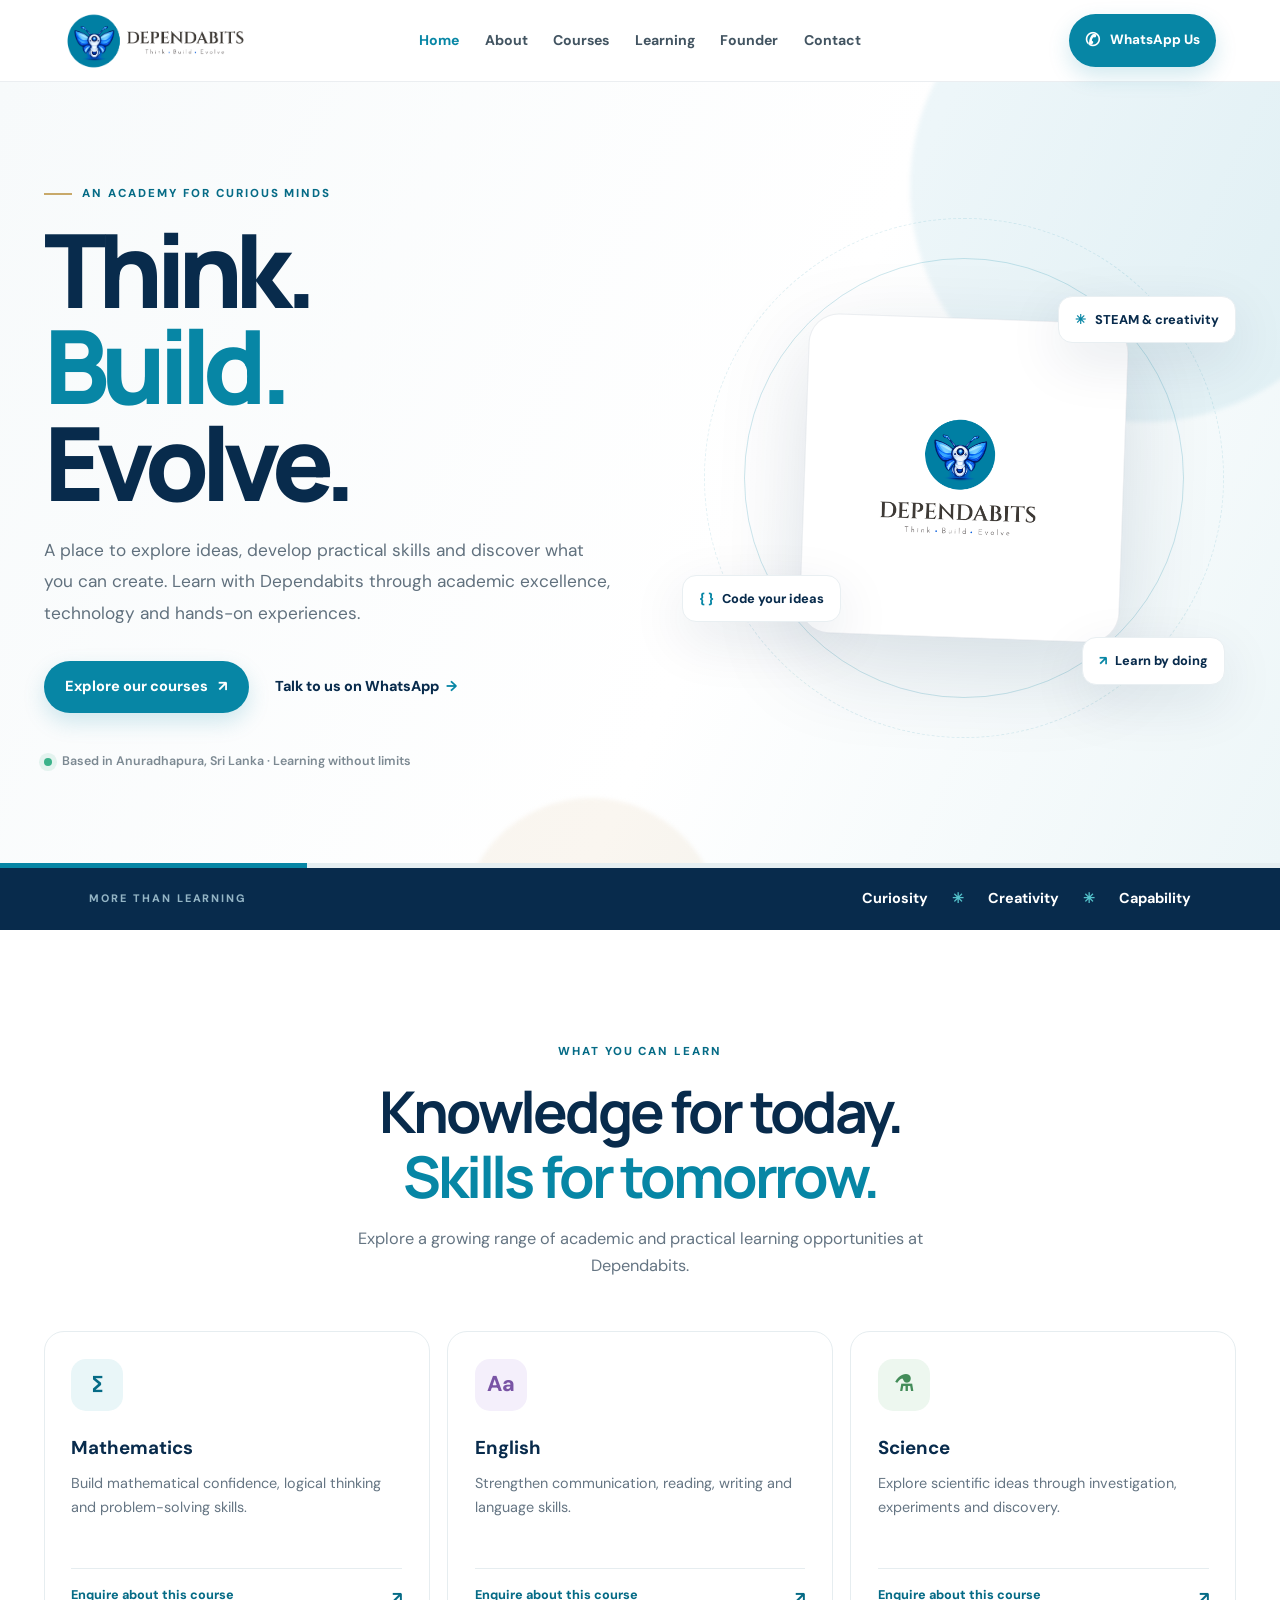
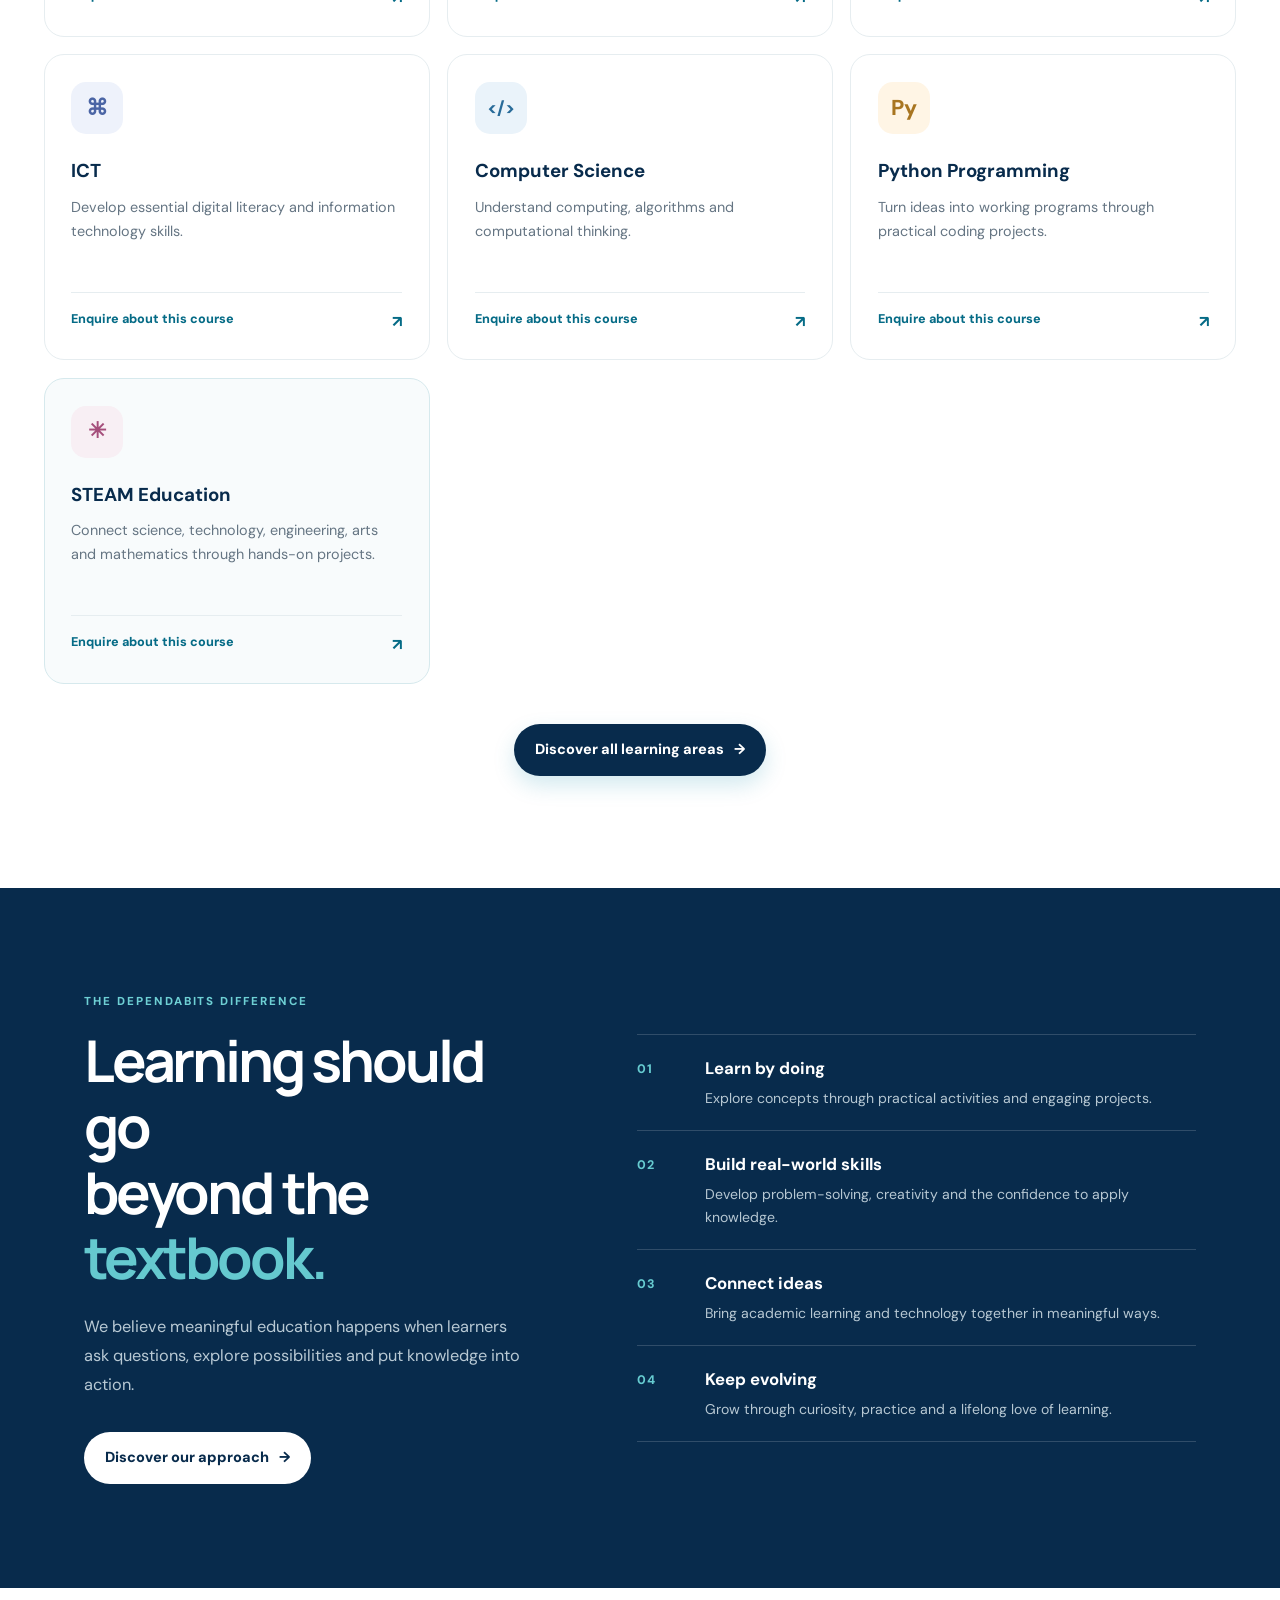
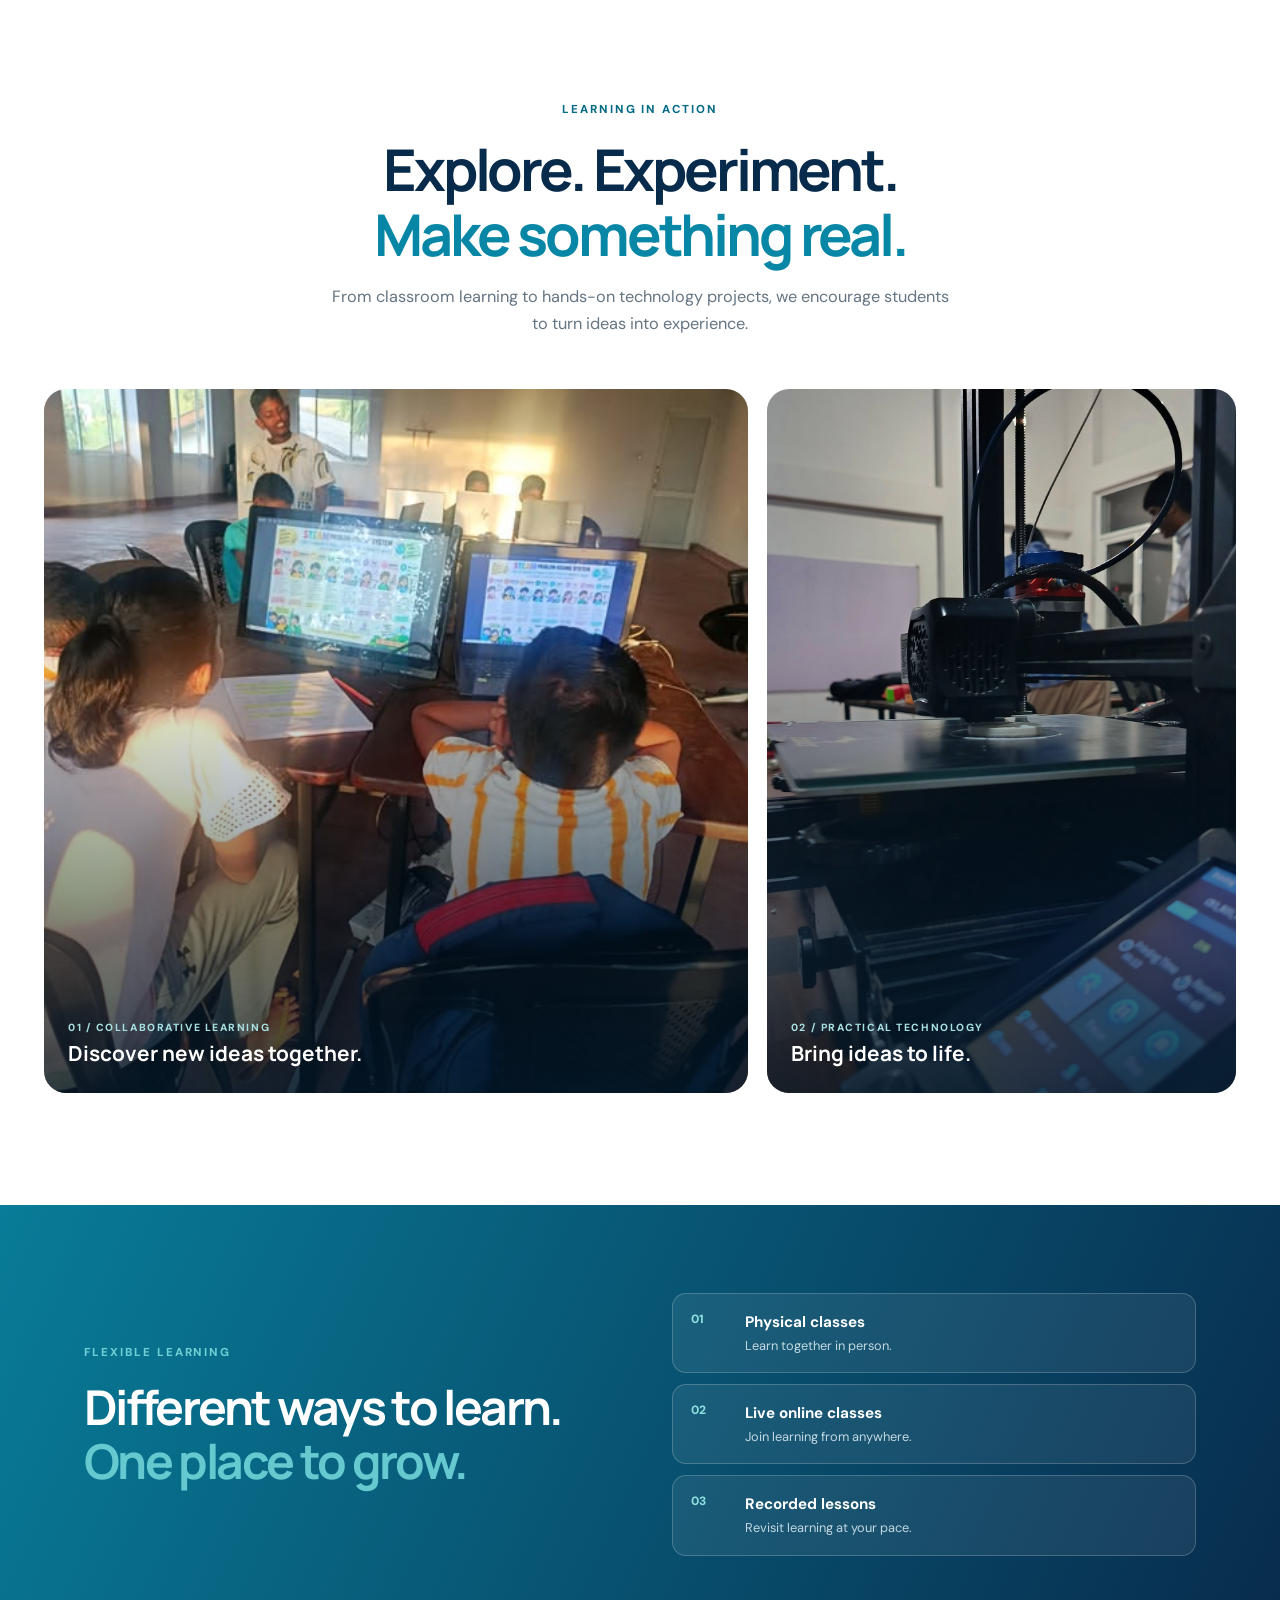
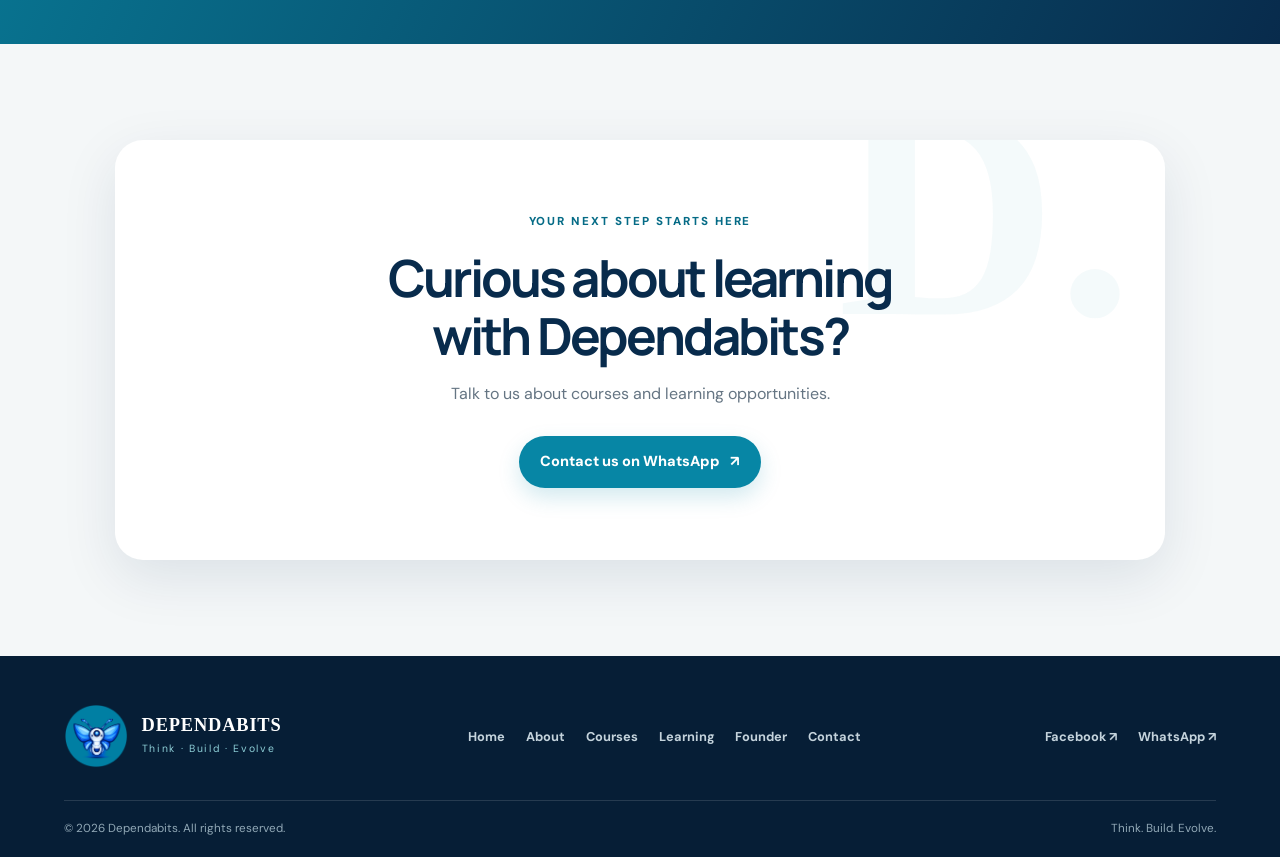
<file: index.html>
<!doctype html>
<html lang="en">
<head>
  <meta charset="utf-8">
  <meta name="viewport" content="width=device-width, initial-scale=1">
  <meta name="description" content="Dependabits is an education academy in Anuradhapura, Sri Lanka. Think. Build. Evolve through academic learning, technology, programming and STEAM education.">
  <meta name="theme-color" content="#082b4c">
  <title>Dependabits | Think. Build. Evolve.</title>
  <link rel="icon" href="assets/images/dependabits-logo.png">
  <link rel="preconnect" href="https://fonts.googleapis.com">
  <link rel="preconnect" href="https://fonts.gstatic.com" crossorigin>
  <link href="https://fonts.googleapis.com/css2?family=DM+Sans:wght@400;500;600;700;800&family=Manrope:wght@400;500;600;700;800&display=swap" rel="stylesheet">
  <link rel="stylesheet" href="css/styles.css">
  <script src="js/main.js" defer></script>
</head>
<body>
  <a class="skip-link" href="#main">Skip to content</a>
  <header class="site-header">
    <a class="brand" href="index.html" aria-label="Dependabits home">
      <img src="assets/images/dependabits-header-logo.png" alt="Dependabits — Think. Build. Evolve.">
    </a>
    <button class="menu-toggle" aria-expanded="false" aria-controls="primary-nav" aria-label="Toggle navigation">
      <span></span><span></span><span></span>
    </button>
    <nav id="primary-nav" class="primary-nav" aria-label="Main navigation">
      <a class="active" href="index.html">Home</a>
      <a href="about.html">About</a>
      <a href="courses.html">Courses</a>
      <a href="learning.html">Learning</a>
      <a href="founder.html">Founder</a>
      <a href="contact.html">Contact</a>
    </nav>
    <a class="button button-small header-cta" href="https://wa.me/94701819425?text=Hello%20Dependabits!%20I%27m%20interested%20in%20your%20courses." target="_blank" rel="noopener">
      <span class="whatsapp-mark" aria-hidden="true">✆</span> WhatsApp Us
    </a>
  </header>

  <main id="main">
    <section class="hero">
      <div class="hero-glow hero-glow-one"></div><div class="hero-glow hero-glow-two"></div>
      <div class="hero-inner">
        <div class="hero-copy reveal">
          <p class="eyebrow"><span class="eyebrow-line"></span> AN ACADEMY FOR CURIOUS MINDS</p>
          <h1>Think.<br><span>Build.</span><br>Evolve.</h1>
          <p class="hero-description">A place to explore ideas, develop practical skills and discover what you can create. Learn with Dependabits through academic excellence, technology and hands-on experiences.</p>
          <div class="hero-actions">
            <a class="button" href="courses.html">Explore our courses <span aria-hidden="true">↗</span></a>
            <a class="text-link" href="https://wa.me/94701819425?text=Hello%20Dependabits!%20I%27d%20like%20to%20make%20an%20enquiry." target="_blank" rel="noopener">Talk to us on WhatsApp <span aria-hidden="true">→</span></a>
          </div>
          <div class="hero-note"><span class="note-dot"></span> Based in Anuradhapura, Sri Lanka · Learning without limits</div>
        </div>
        <div class="hero-visual reveal">
          <div class="visual-orbit orbit-one"></div><div class="visual-orbit orbit-two"></div>
          <div class="hero-logo-card">
            <img src="assets/images/dependabits-logo-vertical.png" alt="Dependabits butterfly robot mascot and brand logo">
          </div>
          <div class="floating-chip chip-steam"><span>✳</span> STEAM & creativity</div>
          <div class="floating-chip chip-code"><span>{ }</span> Code your ideas</div>
          <div class="floating-chip chip-learn"><span>↗</span> Learn by doing</div>
        </div>
      </div>
      <div class="hero-bottom-rule"><span></span></div>
    </section>

    <section class="intro-strip">
      <div class="intro-strip-inner">
        <p>MORE THAN LEARNING</p>
        <div class="strip-words"><span>Curiosity</span><i>✳</i><span>Creativity</span><i>✳</i><span>Capability</span></div>
      </div>
    </section>

    <section class="section courses-section" id="courses">
      <div class="section-heading reveal">
        <p class="eyebrow">WHAT YOU CAN LEARN</p>
        <h2>Knowledge for today.<br><span>Skills for tomorrow.</span></h2>
        <p>Explore a growing range of academic and practical learning opportunities at Dependabits.</p>
      </div>
      <div class="course-grid">
        <article class="course-card reveal"><div class="course-icon icon-math">∑</div><h3>Mathematics</h3><p>Build mathematical confidence, logical thinking and problem-solving skills.</p><a href="https://wa.me/94701819425?text=Hello%20Dependabits!%20I%27m%20interested%20in%20Mathematics." target="_blank" rel="noopener">Enquire about this course <span>↗</span></a></article>
        <article class="course-card reveal"><div class="course-icon icon-english">Aa</div><h3>English</h3><p>Strengthen communication, reading, writing and language skills.</p><a href="https://wa.me/94701819425?text=Hello%20Dependabits!%20I%27m%20interested%20in%20English." target="_blank" rel="noopener">Enquire about this course <span>↗</span></a></article>
        <article class="course-card reveal"><div class="course-icon icon-science">⚗</div><h3>Science</h3><p>Explore scientific ideas through investigation, experiments and discovery.</p><a href="https://wa.me/94701819425?text=Hello%20Dependabits!%20I%27m%20interested%20in%20Science." target="_blank" rel="noopener">Enquire about this course <span>↗</span></a></article>
        <article class="course-card reveal"><div class="course-icon icon-ict">⌘</div><h3>ICT</h3><p>Develop essential digital literacy and information technology skills.</p><a href="https://wa.me/94701819425?text=Hello%20Dependabits!%20I%27m%20interested%20in%20ICT." target="_blank" rel="noopener">Enquire about this course <span>↗</span></a></article>
        <article class="course-card reveal"><div class="course-icon icon-cs">&lt;/&gt;</div><h3>Computer Science</h3><p>Understand computing, algorithms and computational thinking.</p><a href="https://wa.me/94701819425?text=Hello%20Dependabits!%20I%27m%20interested%20in%20Computer%20Science." target="_blank" rel="noopener">Enquire about this course <span>↗</span></a></article>
        <article class="course-card reveal"><div class="course-icon icon-python">Py</div><h3>Python Programming</h3><p>Turn ideas into working programs through practical coding projects.</p><a href="https://wa.me/94701819425?text=Hello%20Dependabits!%20I%27m%20interested%20in%20Python%20Programming." target="_blank" rel="noopener">Enquire about this course <span>↗</span></a></article>
        <article class="course-card course-card-featured reveal"><div class="course-icon icon-steam">✳</div><h3>STEAM Education</h3><p>Connect science, technology, engineering, arts and mathematics through hands-on projects.</p><a href="https://wa.me/94701819425?text=Hello%20Dependabits!%20I%27m%20interested%20in%20STEAM%20Education." target="_blank" rel="noopener">Enquire about this course <span>↗</span></a></article>
      </div>
      <div class="center-action reveal"><a class="button button-dark" href="courses.html">Discover all learning areas <span>→</span></a></div>
    </section>

    <section class="why-section">
      <div class="why-layout">
        <div class="why-copy reveal">
          <p class="eyebrow eyebrow-light">THE DEPENDABITS DIFFERENCE</p>
          <h2>Learning should go<br>beyond the <span>textbook.</span></h2>
          <p>We believe meaningful education happens when learners ask questions, explore possibilities and put knowledge into action.</p>
          <a class="button button-light" href="about.html">Discover our approach <span>→</span></a>
        </div>
        <div class="why-points">
          <article class="why-point reveal"><span>01</span><div><h3>Learn by doing</h3><p>Explore concepts through practical activities and engaging projects.</p></div></article>
          <article class="why-point reveal"><span>02</span><div><h3>Build real-world skills</h3><p>Develop problem-solving, creativity and the confidence to apply knowledge.</p></div></article>
          <article class="why-point reveal"><span>03</span><div><h3>Connect ideas</h3><p>Bring academic learning and technology together in meaningful ways.</p></div></article>
          <article class="why-point reveal"><span>04</span><div><h3>Keep evolving</h3><p>Grow through curiosity, practice and a lifelong love of learning.</p></div></article>
        </div>
      </div>
    </section>

    <section class="section experience-section">
      <div class="section-heading reveal">
        <p class="eyebrow">LEARNING IN ACTION</p>
        <h2>Explore. Experiment.<br><span>Make something real.</span></h2>
        <p>From classroom learning to hands-on technology projects, we encourage students to turn ideas into experience.</p>
      </div>
      <div class="experience-grid">
        <figure class="experience-photo experience-photo-large reveal">
          <img src="assets/images/students-learning.jpg" alt="Students learning together at computers during a Dependabits activity">
          <figcaption><span>01 / COLLABORATIVE LEARNING</span><strong>Discover new ideas together.</strong></figcaption>
        </figure>
        <figure class="experience-photo reveal">
          <img src="assets/images/3d-printer.jpg" alt="A 3D printer being used for practical technology learning">
          <figcaption><span>02 / PRACTICAL TECHNOLOGY</span><strong>Bring ideas to life.</strong></figcaption>
        </figure>
      </div>
    </section>

    <section class="learning-band">
      <div class="learning-band-inner reveal">
        <div><p class="eyebrow eyebrow-light">FLEXIBLE LEARNING</p><h2>Different ways to learn.<br><span>One place to grow.</span></h2></div>
        <div class="learning-modes">
          <div><span>01</span><strong>Physical classes</strong><small>Learn together in person.</small></div>
          <div><span>02</span><strong>Live online classes</strong><small>Join learning from anywhere.</small></div>
          <div><span>03</span><strong>Recorded lessons</strong><small>Revisit learning at your pace.</small></div>
        </div>
      </div>
    </section>

    <section class="cta-section">
      <div class="cta-card reveal">
        <div class="cta-decoration">D.</div>
        <p class="eyebrow">YOUR NEXT STEP STARTS HERE</p>
        <h2>Curious about learning<br>with Dependabits?</h2>
        <p>Talk to us about courses and learning opportunities.</p>
        <a class="button" href="https://wa.me/94701819425?text=Hello%20Dependabits!%20I%27d%20like%20to%20know%20more%20about%20your%20courses." target="_blank" rel="noopener">Contact us on WhatsApp <span>↗</span></a>
      </div>
    </section>
  </main>

  <footer class="site-footer">
    <div class="footer-main">
      <a class="footer-brand" href="index.html"><img src="assets/images/dependabits-butterfly-mark.png" alt="Dependabits butterfly logo"><span class="footer-brand-text"><strong>DEPENDABITS</strong><small>Think · Build · Evolve</small></span></a>
      <nav class="footer-links" aria-label="Footer navigation">
        <a href="index.html">Home</a><a href="about.html">About</a><a href="courses.html">Courses</a><a href="learning.html">Learning</a><a href="founder.html">Founder</a><a href="contact.html">Contact</a>
      </nav>
      <div class="footer-contact"><a href="https://www.facebook.com/@dependabits" target="_blank" rel="noopener">Facebook ↗</a><a href="https://wa.me/94701819425" target="_blank" rel="noopener">WhatsApp ↗</a></div>
    </div>
    <div class="footer-bottom"><span>© <span data-year></span> Dependabits. All rights reserved.</span><span>Think. Build. Evolve.</span></div>
  </footer>
</body>
</html>
</file>
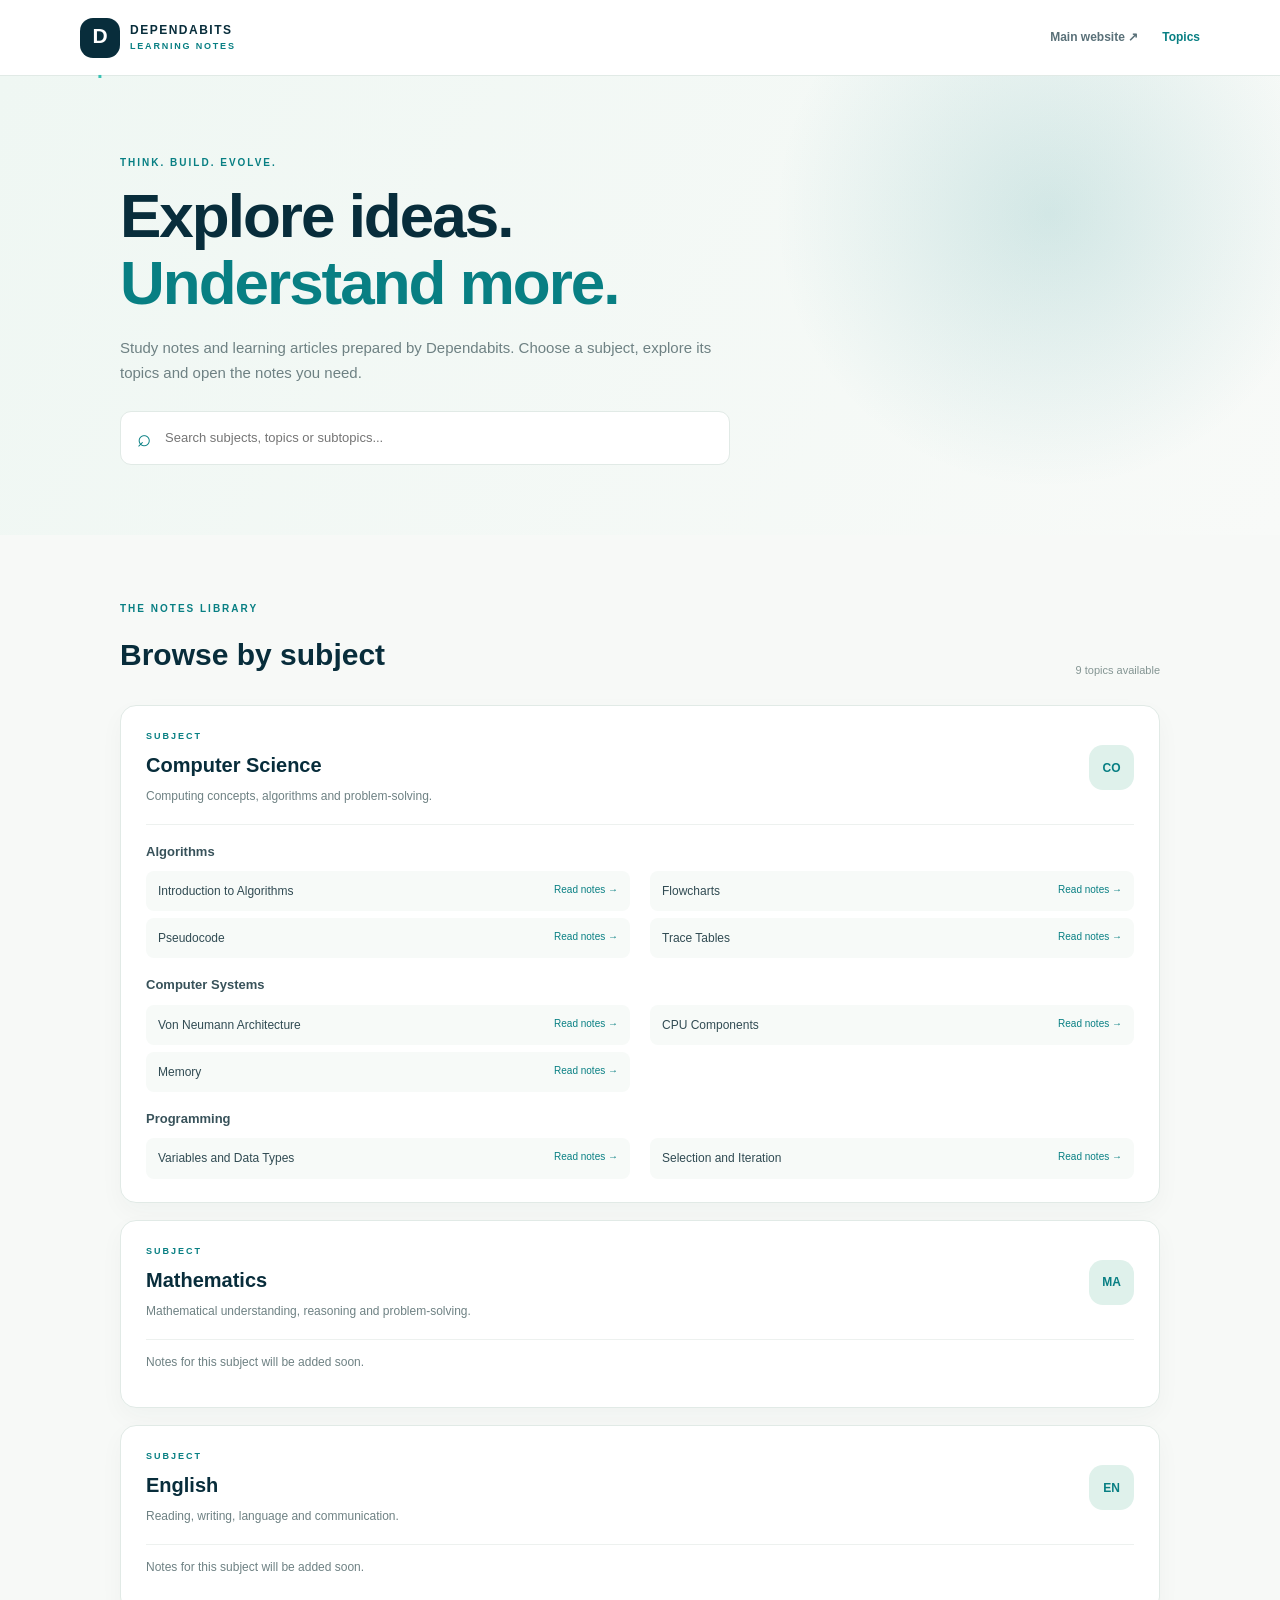
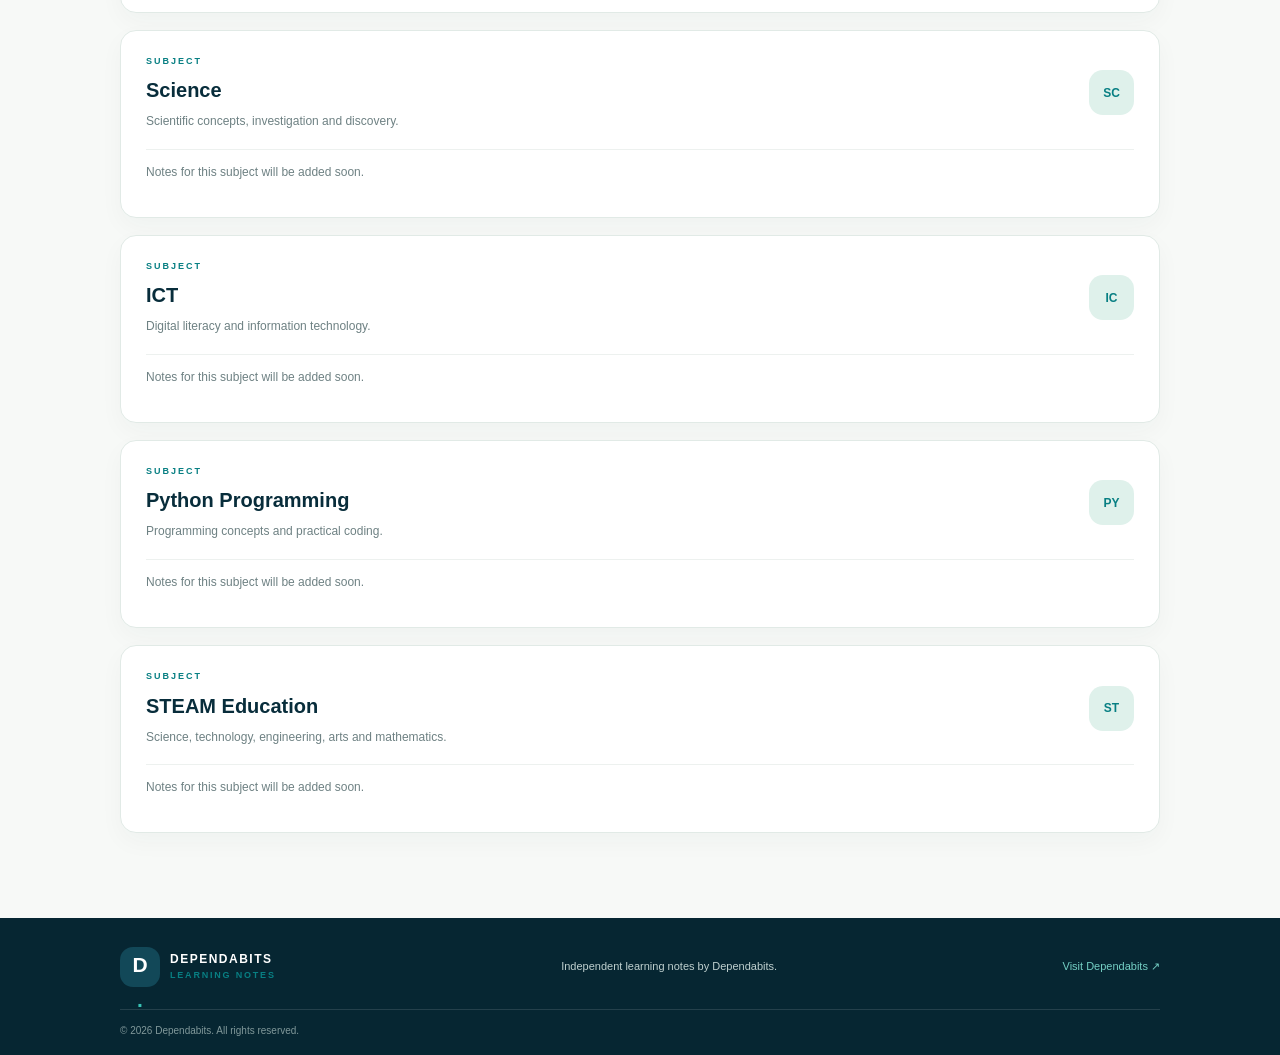
<file: learning-notes/index.html>
<!doctype html>
<html lang="en">
<head>
  <meta charset="utf-8">
  <meta name="viewport" content="width=device-width, initial-scale=1">
  <meta name="description" content="Browse Dependabits study notes and educational articles by subject and topic.">
  <meta name="theme-color" content="#082d3b">
  <title>Learning Notes | Dependabits</title>
  <link rel="icon" href="../assets/images/dependabits-logo.png">
  <link rel="stylesheet" href="css/notes.css">
  <script src="js/topics.js" defer></script>
</head>
<body>
  <header class="notes-header">
    <a class="notes-brand" href="index.html"><span class="brand-symbol">D<span>.</span></span><span><strong>DEPENDABITS</strong><small>LEARNING NOTES</small></span></a>
    <nav><a href="../index.html">Main website ↗</a><a href="index.html" aria-current="page">Topics</a></nav>
  </header>
  <main>
    <section class="notes-hero">
      <div class="wrap notes-hero-inner">
        <p class="eyebrow">THINK. BUILD. EVOLVE.</p>
        <h1>Explore ideas.<br><span>Understand more.</span></h1>
        <p>Study notes and learning articles prepared by Dependabits. Choose a subject, explore its topics and open the notes you need.</p>
        <label class="search-field"><span>⌕</span><input id="topicSearch" type="search" placeholder="Search subjects, topics or subtopics..." autocomplete="off"></label>
      </div>
    </section>
    <section class="wrap topic-section">
      <div class="section-top"><div><p class="eyebrow">THE NOTES LIBRARY</p><h2>Browse by subject</h2></div><span id="topicCount" class="muted"></span></div>
      <div id="topicLibrary" class="subject-list" aria-live="polite">
        <p class="loading">Loading topics...</p>
      </div>
      <div id="noTopics" class="empty" hidden><h3>No matching topics</h3><p>Try another search term.</p></div>
    </section>
  </main>
  <footer class="notes-footer"><div class="wrap footer-inner"><a class="notes-brand footer-logo" href="index.html"><span class="brand-symbol">D<span>.</span></span><span><strong>DEPENDABITS</strong><small>LEARNING NOTES</small></span></a><p>Independent learning notes by Dependabits.</p><a href="https://www.dependabits.com/">Visit Dependabits ↗</a></div><div class="wrap footer-bottom">© <span id="year"></span> Dependabits. All rights reserved.</div></footer>
</body>
</html>
</file>
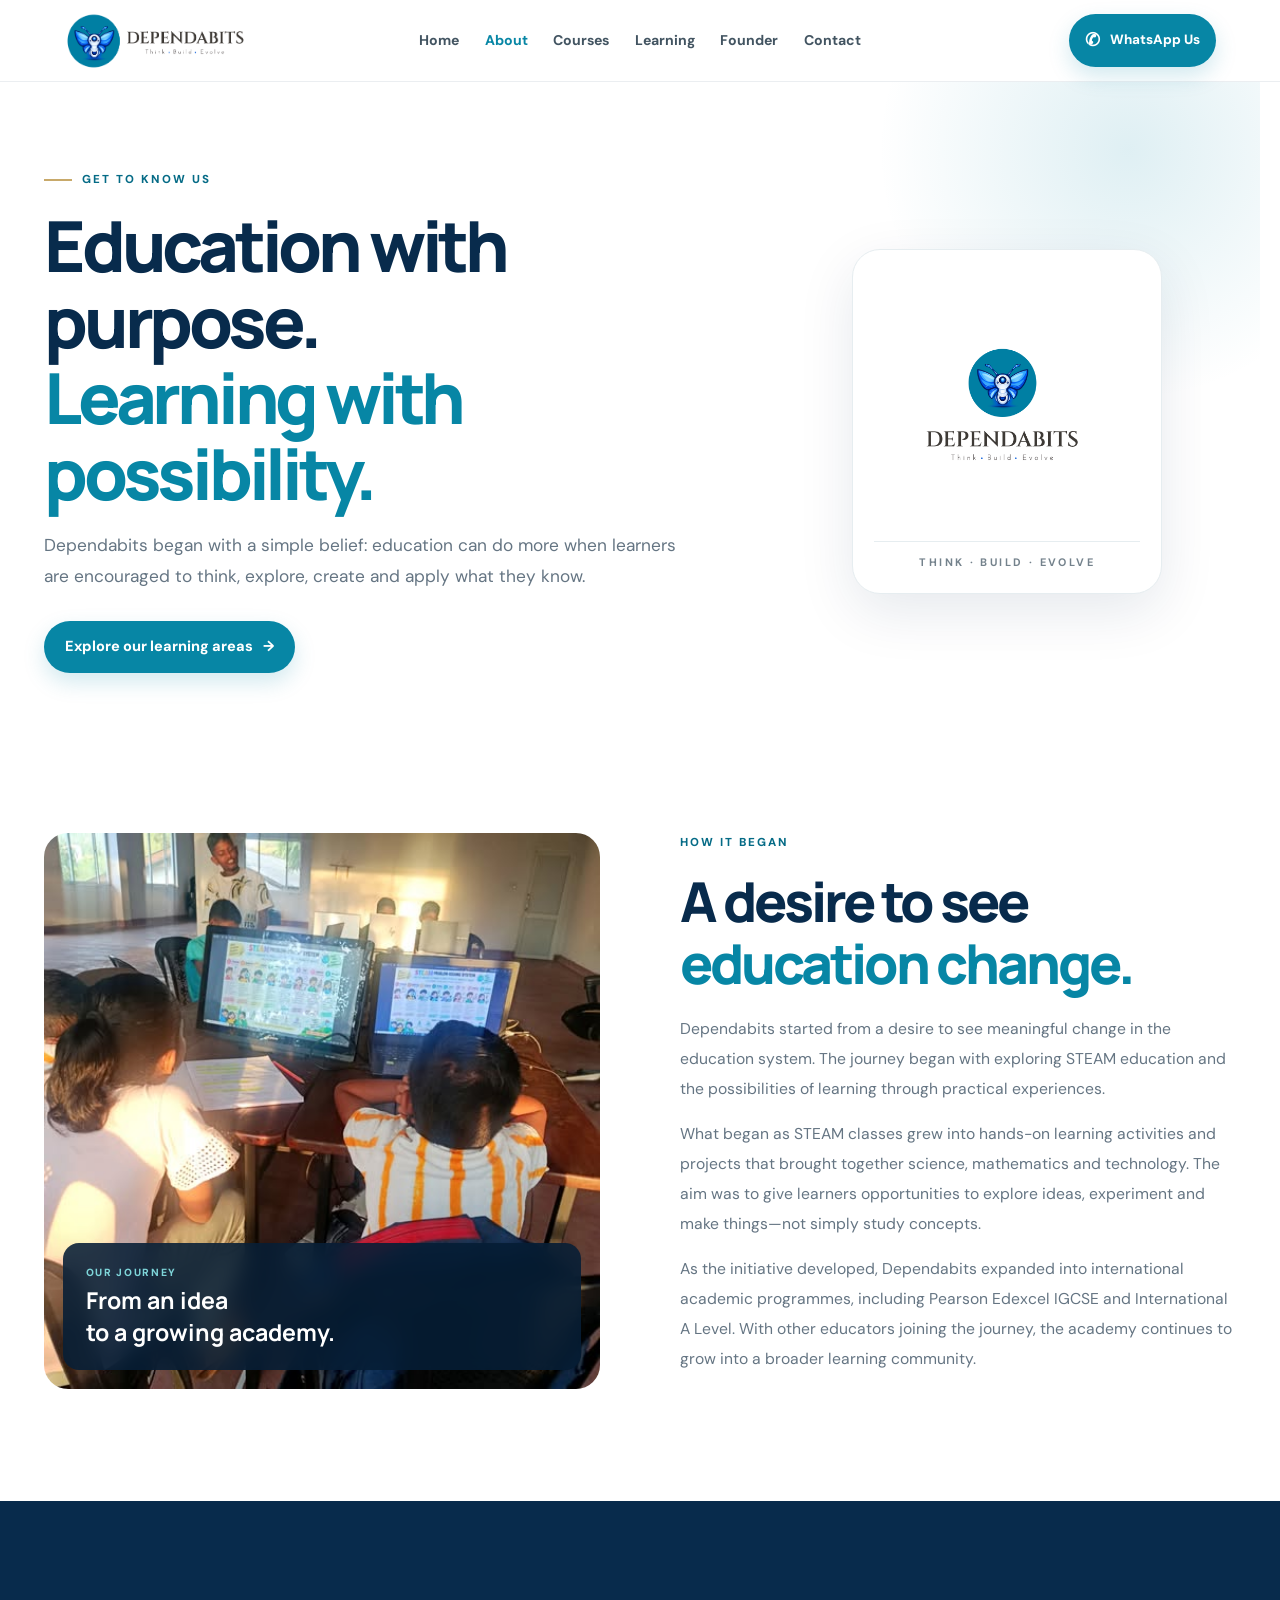
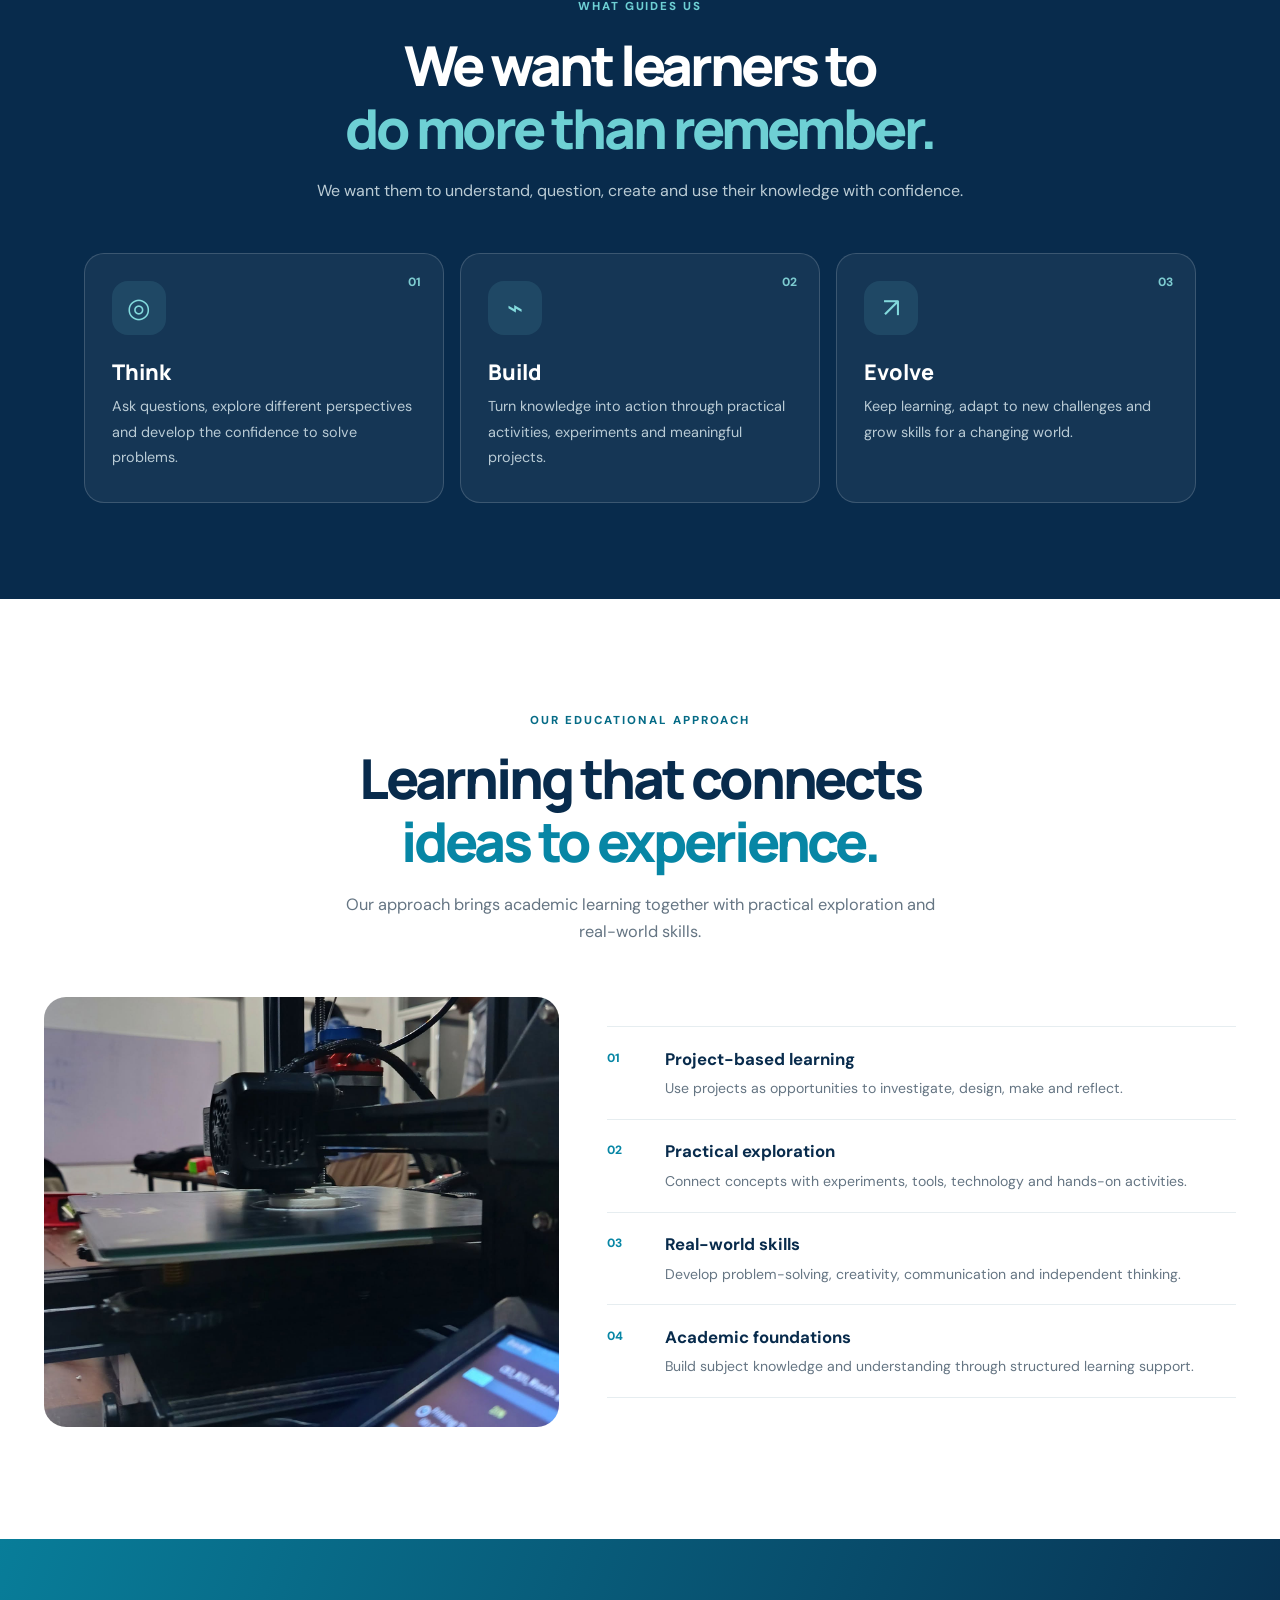
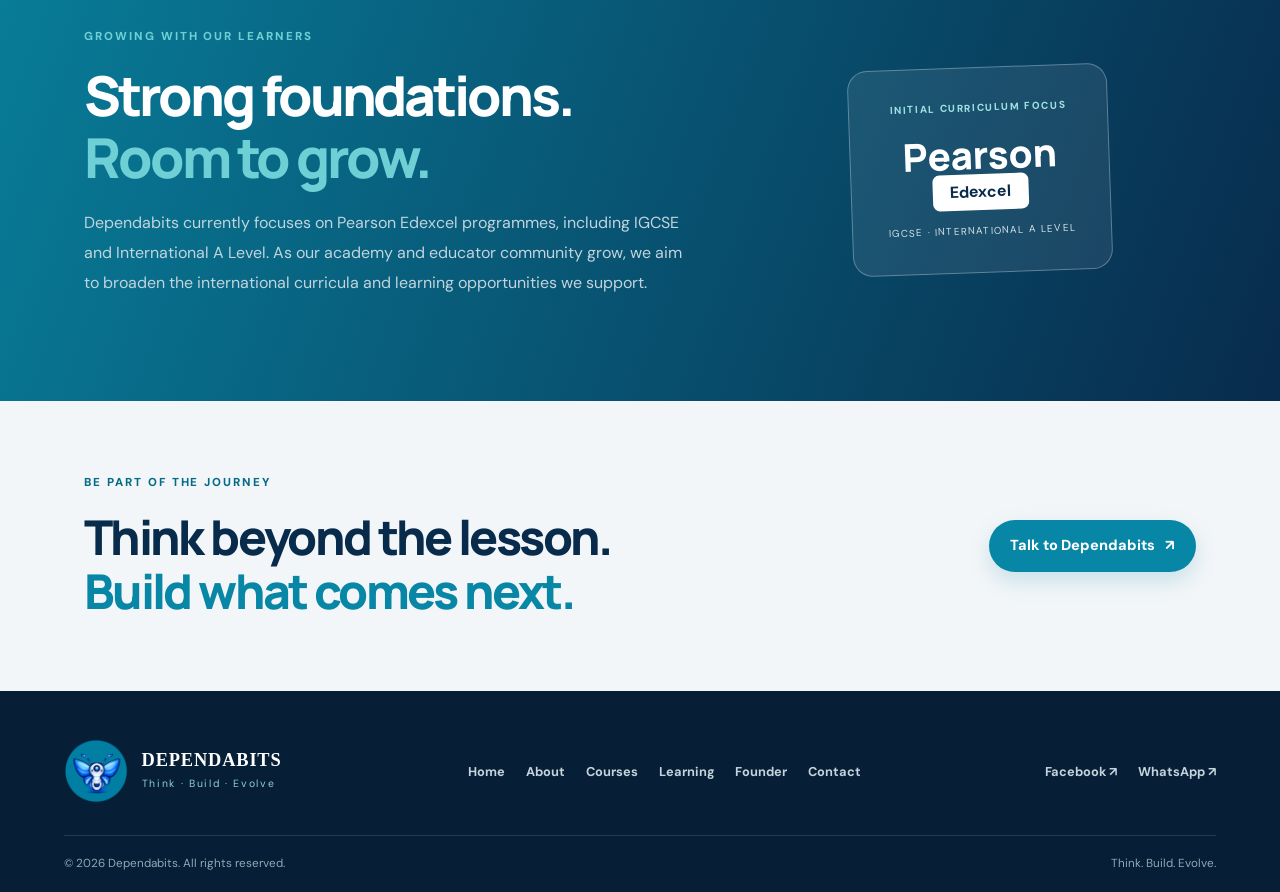
<file: about.html>
<!doctype html>
<html lang="en">
<head>
  <meta charset="utf-8">
  <meta name="viewport" content="width=device-width, initial-scale=1">
  <meta name="description" content="Learn about Dependabits, an academy in Anuradhapura built around practical, project-based education. Think. Build. Evolve.">
  <meta name="theme-color" content="#082b4c">
  <title>About Dependabits | Think. Build. Evolve.</title>
  <link rel="icon" href="assets/images/dependabits-logo.png">
  <link rel="preconnect" href="https://fonts.googleapis.com">
  <link rel="preconnect" href="https://fonts.gstatic.com" crossorigin>
  <link href="https://fonts.googleapis.com/css2?family=DM+Sans:wght@400;500;600;700;800&family=Manrope:wght@400;500;600;700;800&display=swap" rel="stylesheet">
  <link rel="stylesheet" href="css/styles.css">
  <script src="js/main.js" defer></script>
</head>
<body>
  <a class="skip-link" href="#main">Skip to content</a>
  <header class="site-header">
    <a class="brand" href="index.html" aria-label="Dependabits home"><img src="assets/images/dependabits-header-logo.png" alt="Dependabits — Think. Build. Evolve."></a>
    <button class="menu-toggle" aria-expanded="false" aria-controls="primary-nav" aria-label="Toggle navigation"><span></span><span></span><span></span></button>
    <nav id="primary-nav" class="primary-nav" aria-label="Main navigation">
      <a href="index.html">Home</a><a class="active" href="about.html">About</a><a href="courses.html">Courses</a><a href="learning.html">Learning</a><a href="founder.html">Founder</a><a href="contact.html">Contact</a>
    </nav>
    <a class="button button-small header-cta" href="https://wa.me/94701819425?text=Hello%20Dependabits!%20I%27m%20interested%20in%20your%20courses." target="_blank" rel="noopener"><span class="whatsapp-mark" aria-hidden="true">✆</span> WhatsApp Us</a>
  </header>

  <main id="main">
    <section class="inner-hero">
      <div class="inner-hero-content reveal">
        <p class="eyebrow"><span class="eyebrow-line"></span> GET TO KNOW US</p>
        <h1>Education with purpose.<br><span>Learning with possibility.</span></h1>
        <p>Dependabits began with a simple belief: education can do more when learners are encouraged to think, explore, create and apply what they know.</p>
        <a class="button" href="courses.html">Explore our learning areas <span>→</span></a>
      </div>
      <div class="inner-hero-mark reveal">
        <img src="assets/images/dependabits-logo-vertical.png" alt="Dependabits butterfly robot mascot and logo">
        <span>THINK · BUILD · EVOLVE</span>
      </div>
    </section>

    <section class="story-section section">
      <div class="story-image reveal">
        <img src="assets/images/students-learning.jpg" alt="Students taking part in a collaborative learning activity">
        <div class="image-label"><span>OUR JOURNEY</span><strong>From an idea<br>to a growing academy.</strong></div>
      </div>
      <div class="story-copy reveal">
        <p class="eyebrow">HOW IT BEGAN</p>
        <h2>A desire to see<br><span>education change.</span></h2>
        <p>Dependabits started from a desire to see meaningful change in the education system. The journey began with exploring STEAM education and the possibilities of learning through practical experiences.</p>
        <p>What began as STEAM classes grew into hands-on learning activities and projects that brought together science, mathematics and technology. The aim was to give learners opportunities to explore ideas, experiment and make things—not simply study concepts.</p>
        <p>As the initiative developed, Dependabits expanded into international academic programmes, including Pearson Edexcel IGCSE and International A Level. With other educators joining the journey, the academy continues to grow into a broader learning community.</p>
      </div>
    </section>

    <section class="purpose-section">
      <div class="purpose-inner">
        <div class="purpose-heading reveal">
          <p class="eyebrow eyebrow-light">WHAT GUIDES US</p>
          <h2>We want learners to<br><span>do more than remember.</span></h2>
          <p>We want them to understand, question, create and use their knowledge with confidence.</p>
        </div>
        <div class="purpose-grid">
          <article class="purpose-card reveal"><span class="purpose-number">01</span><div class="purpose-symbol">◎</div><h3>Think</h3><p>Ask questions, explore different perspectives and develop the confidence to solve problems.</p></article>
          <article class="purpose-card reveal"><span class="purpose-number">02</span><div class="purpose-symbol">⌁</div><h3>Build</h3><p>Turn knowledge into action through practical activities, experiments and meaningful projects.</p></article>
          <article class="purpose-card reveal"><span class="purpose-number">03</span><div class="purpose-symbol">↗</div><h3>Evolve</h3><p>Keep learning, adapt to new challenges and grow skills for a changing world.</p></article>
        </div>
      </div>
    </section>

    <section class="approach-section section">
      <div class="section-heading reveal">
        <p class="eyebrow">OUR EDUCATIONAL APPROACH</p>
        <h2>Learning that connects<br><span>ideas to experience.</span></h2>
        <p>Our approach brings academic learning together with practical exploration and real-world skills.</p>
      </div>
      <div class="approach-layout">
        <div class="approach-photo reveal"><img src="assets/images/3d-printer.jpg" alt="A 3D printer used in a practical technology learning environment"></div>
        <div class="approach-list">
          <article class="approach-item reveal"><span>01</span><div><h3>Project-based learning</h3><p>Use projects as opportunities to investigate, design, make and reflect.</p></div></article>
          <article class="approach-item reveal"><span>02</span><div><h3>Practical exploration</h3><p>Connect concepts with experiments, tools, technology and hands-on activities.</p></div></article>
          <article class="approach-item reveal"><span>03</span><div><h3>Real-world skills</h3><p>Develop problem-solving, creativity, communication and independent thinking.</p></div></article>
          <article class="approach-item reveal"><span>04</span><div><h3>Academic foundations</h3><p>Build subject knowledge and understanding through structured learning support.</p></div></article>
        </div>
      </div>
    </section>

    <section class="curriculum-section">
      <div class="curriculum-inner reveal">
        <div>
          <p class="eyebrow eyebrow-light">GROWING WITH OUR LEARNERS</p>
          <h2>Strong foundations.<br><span>Room to grow.</span></h2>
          <p>Dependabits currently focuses on Pearson Edexcel programmes, including IGCSE and International A Level. As our academy and educator community grow, we aim to broaden the international curricula and learning opportunities we support.</p>
        </div>
        <div class="curriculum-stamp"><span>INITIAL CURRICULUM FOCUS</span><strong>Pearson</strong><b>Edexcel</b><small>IGCSE · INTERNATIONAL A LEVEL</small></div>
      </div>
    </section>

    <section class="about-cta">
      <div class="about-cta-inner reveal">
        <div><p class="eyebrow">BE PART OF THE JOURNEY</p><h2>Think beyond the lesson.<br><span>Build what comes next.</span></h2></div>
        <a class="button" href="https://wa.me/94701819425?text=Hello%20Dependabits!%20I%27d%20like%20to%20learn%20more%20about%20the%20academy." target="_blank" rel="noopener">Talk to Dependabits <span>↗</span></a>
      </div>
    </section>
  </main>

  <footer class="site-footer">
    <div class="footer-main">
      <a class="footer-brand" href="index.html"><img src="assets/images/dependabits-butterfly-mark.png" alt="Dependabits butterfly logo"><span class="footer-brand-text"><strong>DEPENDABITS</strong><small>Think · Build · Evolve</small></span></a>
      <nav class="footer-links" aria-label="Footer navigation"><a href="index.html">Home</a><a href="about.html">About</a><a href="courses.html">Courses</a><a href="learning.html">Learning</a><a href="founder.html">Founder</a><a href="contact.html">Contact</a></nav>
      <div class="footer-contact"><a href="https://www.facebook.com/@dependabits" target="_blank" rel="noopener">Facebook ↗</a><a href="https://wa.me/94701819425" target="_blank" rel="noopener">WhatsApp ↗</a></div>
    </div>
    <div class="footer-bottom"><span>© <span data-year></span> Dependabits. All rights reserved.</span><span>Think. Build. Evolve.</span></div>
  </footer>
</body>
</html>
</file>
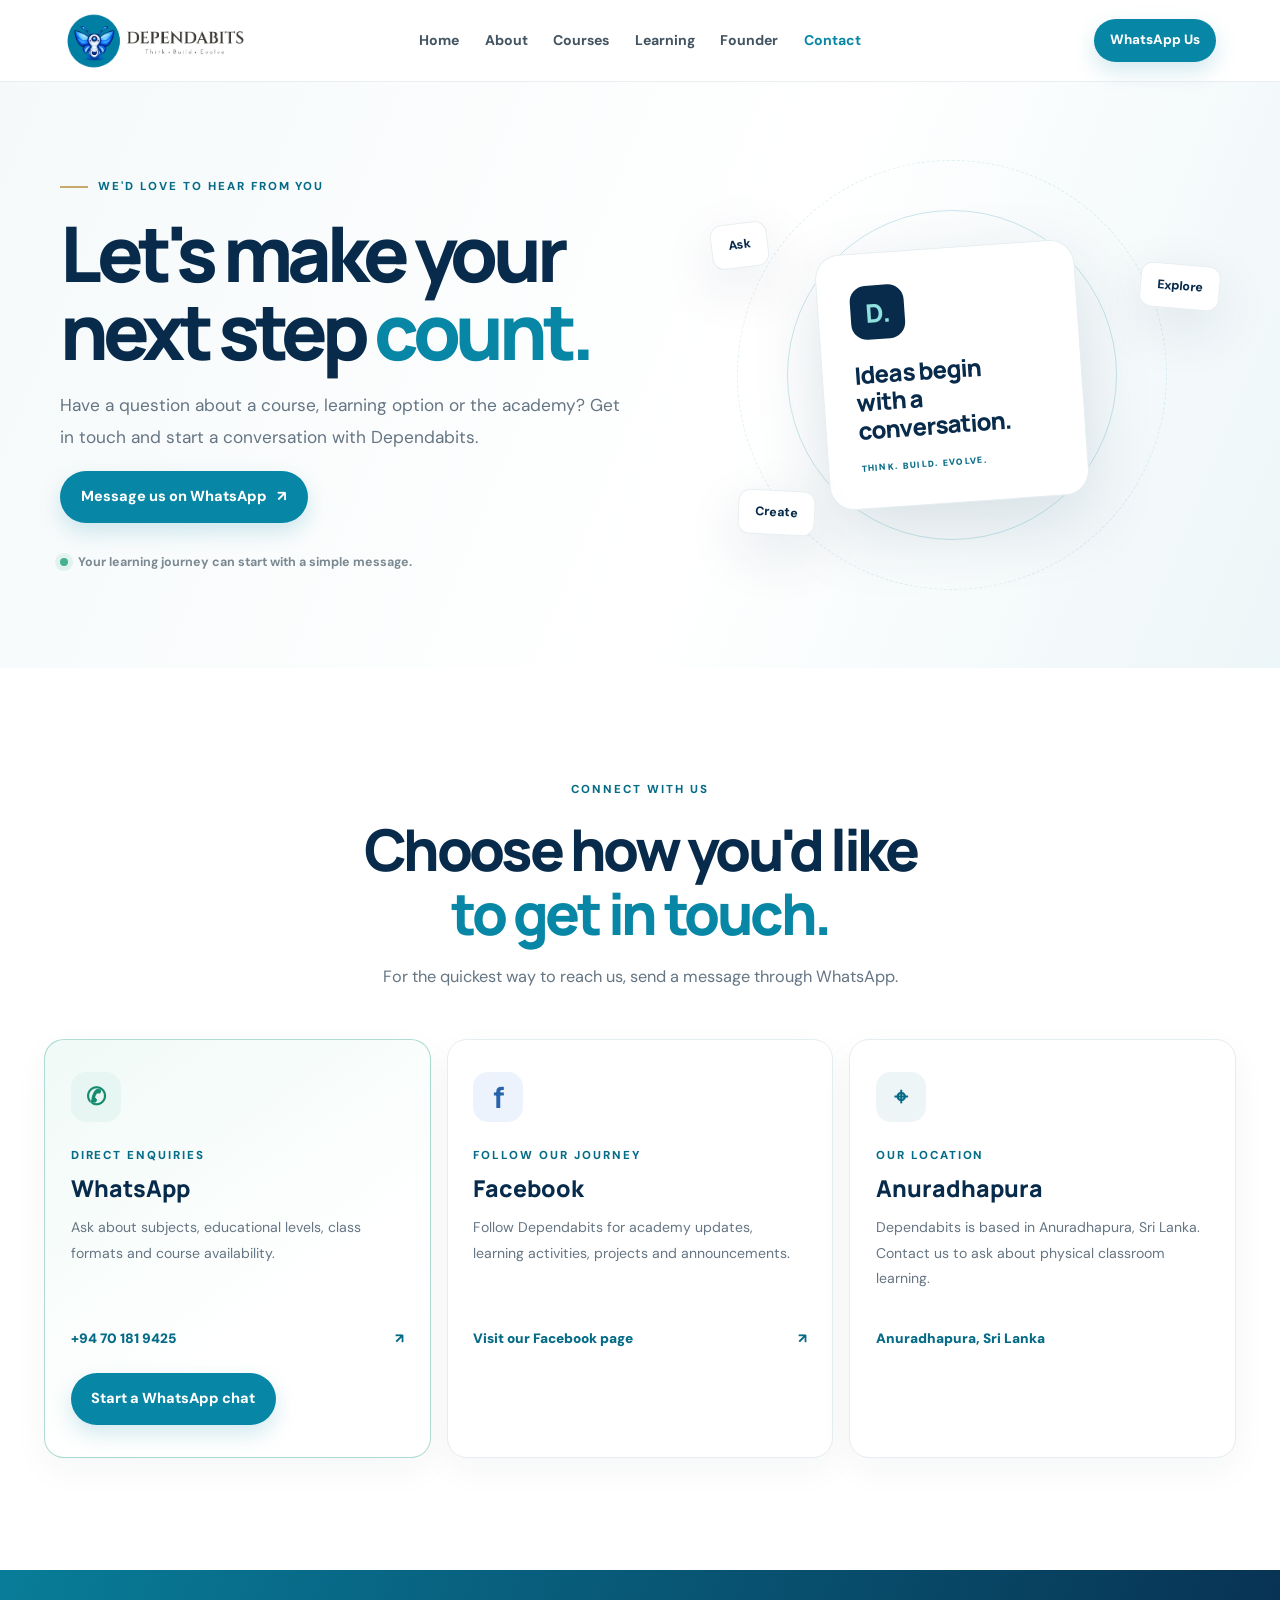
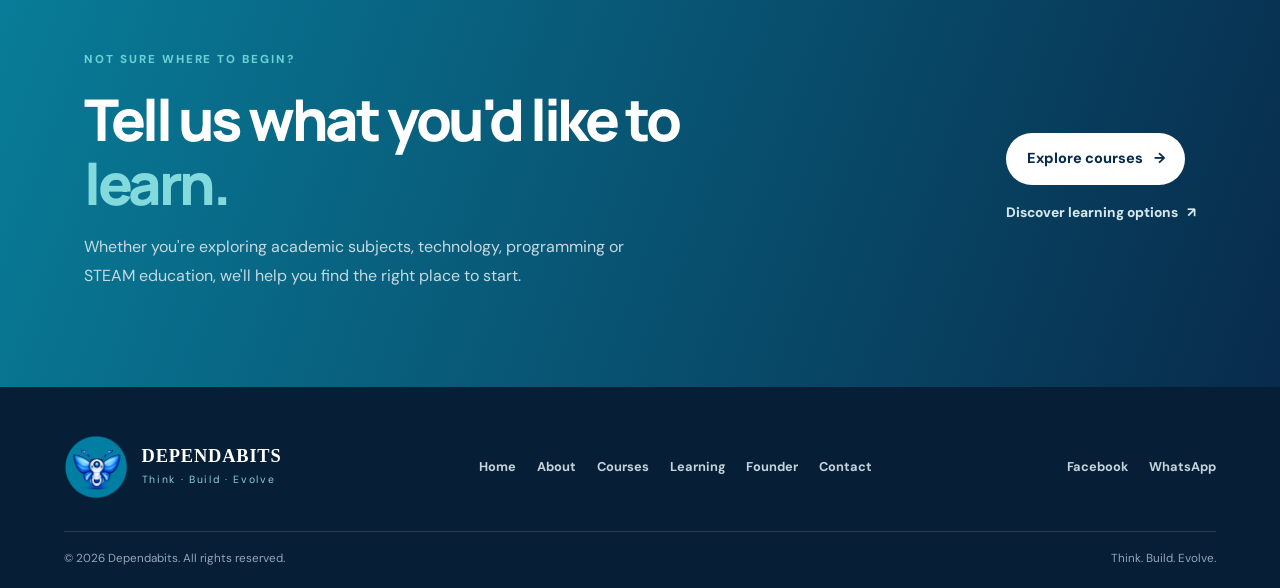
<file: contact.html>
<!doctype html>
<html lang="en">
<head>
  <meta charset="utf-8">
  <meta name="viewport" content="width=device-width, initial-scale=1">
  <meta name="description" content="Get in touch with Dependabits in Anuradhapura, Sri Lanka. Contact us on WhatsApp about courses and learning options.">
  <meta name="theme-color" content="#082b4c">
  <title>Contact Dependabits | Think. Build. Evolve.</title>
  <link rel="icon" href="assets/images/dependabits-logo.png">
  <link rel="preconnect" href="https://fonts.googleapis.com">
  <link rel="preconnect" href="https://fonts.gstatic.com" crossorigin>
  <link href="https://fonts.googleapis.com/css2?family=DM+Sans:wght@400;500;600;700;800&family=Manrope:wght@400;500;600;700;800&display=swap" rel="stylesheet">
  <link rel="stylesheet" href="css/styles.css">
  <script src="js/main.js" defer></script>
</head>
<body>
  <a class="skip-link" href="#main-content">Skip to content</a>
  <header class="site-header">
    <a class="brand" href="index.html" aria-label="Dependabits home"><img src="assets/images/dependabits-header-logo.png" alt="Dependabits logo"></a>
    <button class="menu-toggle" aria-expanded="false" aria-controls="primary-nav" aria-label="Toggle navigation"><span></span><span></span><span></span></button>
    <nav id="primary-nav" class="primary-nav" aria-label="Main navigation">
      <a href="index.html">Home</a><a href="about.html">About</a><a href="courses.html">Courses</a><a href="learning.html">Learning</a><a href="founder.html">Founder</a><a class="active" aria-current="page" href="contact.html">Contact</a>
    </nav>
    <a class="button button-small header-cta" href="https://wa.me/94701819425?text=Hello%20Dependabits!%20I%27m%20interested%20in%20your%20courses." target="_blank" rel="noopener">WhatsApp Us</a>
  </header>

  <main id="main-content">
    <section class="contact-hero">
      <div class="contact-hero-copy reveal"><p class="eyebrow"><span class="eyebrow-line"></span> WE'D LOVE TO HEAR FROM YOU</p><h1>Let's make your next step <span>count.</span></h1><p>Have a question about a course, learning option or the academy? Get in touch and start a conversation with Dependabits.</p><a class="button" href="https://wa.me/94701819425?text=Hello%20Dependabits!%20I%27d%20like%20to%20make%20an%20enquiry." target="_blank" rel="noopener">Message us on WhatsApp <span>↗</span></a><div class="contact-hero-note"><span></span> Your learning journey can start with a simple message.</div></div>
      <div class="contact-hero-art reveal" aria-hidden="true"><div class="contact-art-ring ring-one"></div><div class="contact-art-ring ring-two"></div><div class="contact-message-card"><span class="message-card-mark">D.</span><strong>Ideas begin<br>with a conversation.</strong><small>THINK. BUILD. EVOLVE.</small></div><span class="contact-art-chip chip-one">Ask</span><span class="contact-art-chip chip-two">Explore</span><span class="contact-art-chip chip-three">Create</span></div>
    </section>

    <section class="contact-details-section"><div class="section-heading reveal"><p class="eyebrow">CONNECT WITH US</p><h2>Choose how you'd like<br><span>to get in touch.</span></h2><p>For the quickest way to reach us, send a message through WhatsApp.</p></div>
      <div class="contact-method-grid">
        <article class="contact-method-card contact-whatsapp-card reveal"><div class="contact-method-icon">✆</div><p class="eyebrow">DIRECT ENQUIRIES</p><h3>WhatsApp</h3><p>Ask about subjects, educational levels, class formats and course availability.</p><a class="contact-method-link" href="https://wa.me/94701819425?text=Hello%20Dependabits!%20I%27d%20like%20to%20make%20an%20enquiry." target="_blank" rel="noopener">+94 70 181 9425 <span>↗</span></a><a class="button" href="https://wa.me/94701819425?text=Hello%20Dependabits!%20I%27d%20like%20to%20make%20an%20enquiry." target="_blank" rel="noopener">Start a WhatsApp chat</a></article>
        <article class="contact-method-card reveal"><div class="contact-method-icon contact-facebook-icon">f</div><p class="eyebrow">FOLLOW OUR JOURNEY</p><h3>Facebook</h3><p>Follow Dependabits for academy updates, learning activities, projects and announcements.</p><a class="contact-method-link" href="https://www.facebook.com/@dependabits" target="_blank" rel="noopener">Visit our Facebook page <span>↗</span></a></article>
        <article class="contact-method-card reveal"><div class="contact-method-icon contact-location-icon">⌖</div><p class="eyebrow">OUR LOCATION</p><h3>Anuradhapura</h3><p>Dependabits is based in Anuradhapura, Sri Lanka. Contact us to ask about physical classroom learning.</p><span class="contact-method-link">Anuradhapura, Sri Lanka</span></article>
      </div>
    </section>

    <section class="contact-next-section"><div class="contact-next-inner"><div class="contact-next-copy reveal"><p class="eyebrow eyebrow-light">NOT SURE WHERE TO BEGIN?</p><h2>Tell us what you'd like to <span>learn.</span></h2><p>Whether you're exploring academic subjects, technology, programming or STEAM education, we'll help you find the right place to start.</p></div><div class="contact-next-actions reveal"><a class="button button-light" href="courses.html">Explore courses <span>→</span></a><a class="contact-next-text" href="learning.html">Discover learning options <span>↗</span></a></div></div></section>
  </main>

  <footer class="site-footer"><div class="footer-main"><a class="footer-brand" href="index.html"><img src="assets/images/dependabits-butterfly-mark.png" alt="Dependabits butterfly logo"><span class="footer-brand-text"><strong>DEPENDABITS</strong><small>Think · Build · Evolve</small></span></a><div class="footer-links"><a href="index.html">Home</a><a href="about.html">About</a><a href="courses.html">Courses</a><a href="learning.html">Learning</a><a href="founder.html">Founder</a><a href="contact.html">Contact</a></div><div class="footer-contact"><a href="https://www.facebook.com/@dependabits" target="_blank" rel="noopener">Facebook</a><a href="https://wa.me/94701819425" target="_blank" rel="noopener">WhatsApp</a></div></div><div class="footer-bottom"><span>© <span data-year></span> Dependabits. All rights reserved.</span><span>Think. Build. Evolve.</span></div></footer>
</body>
</html>
</file>
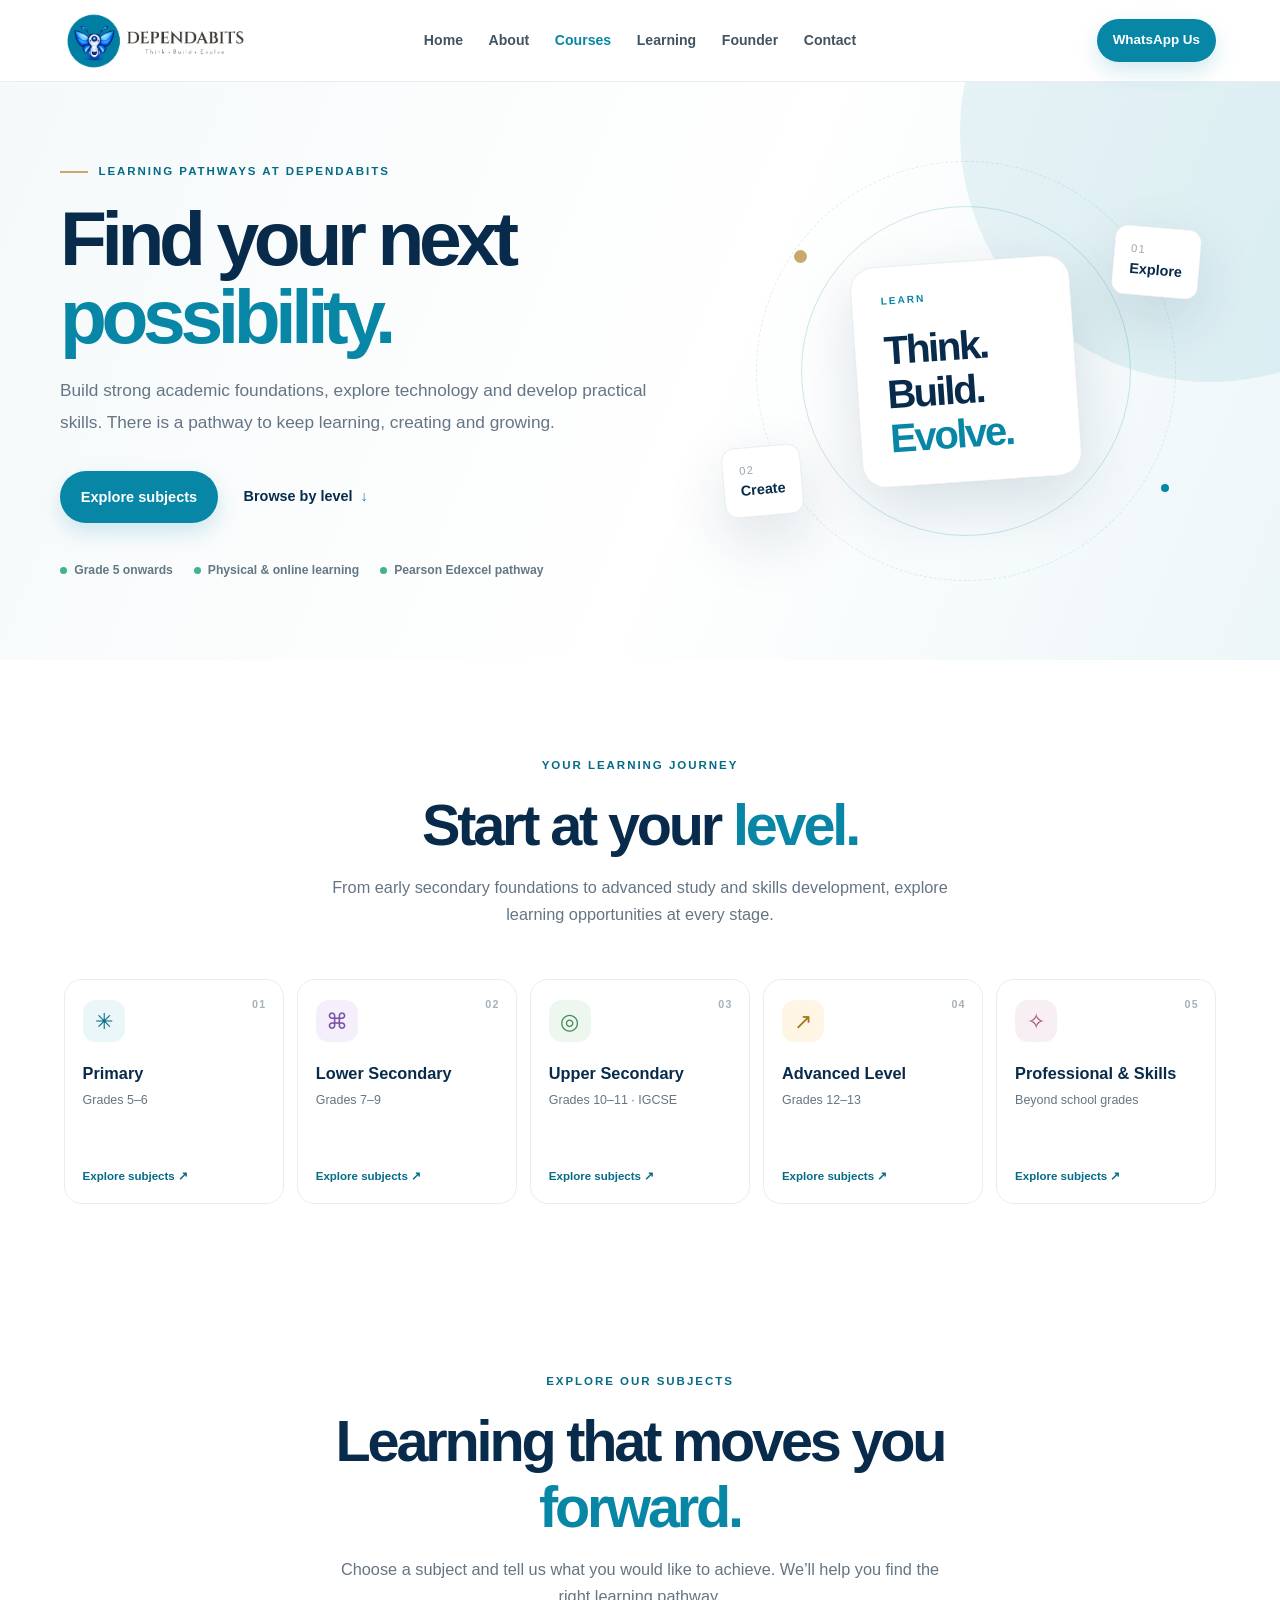
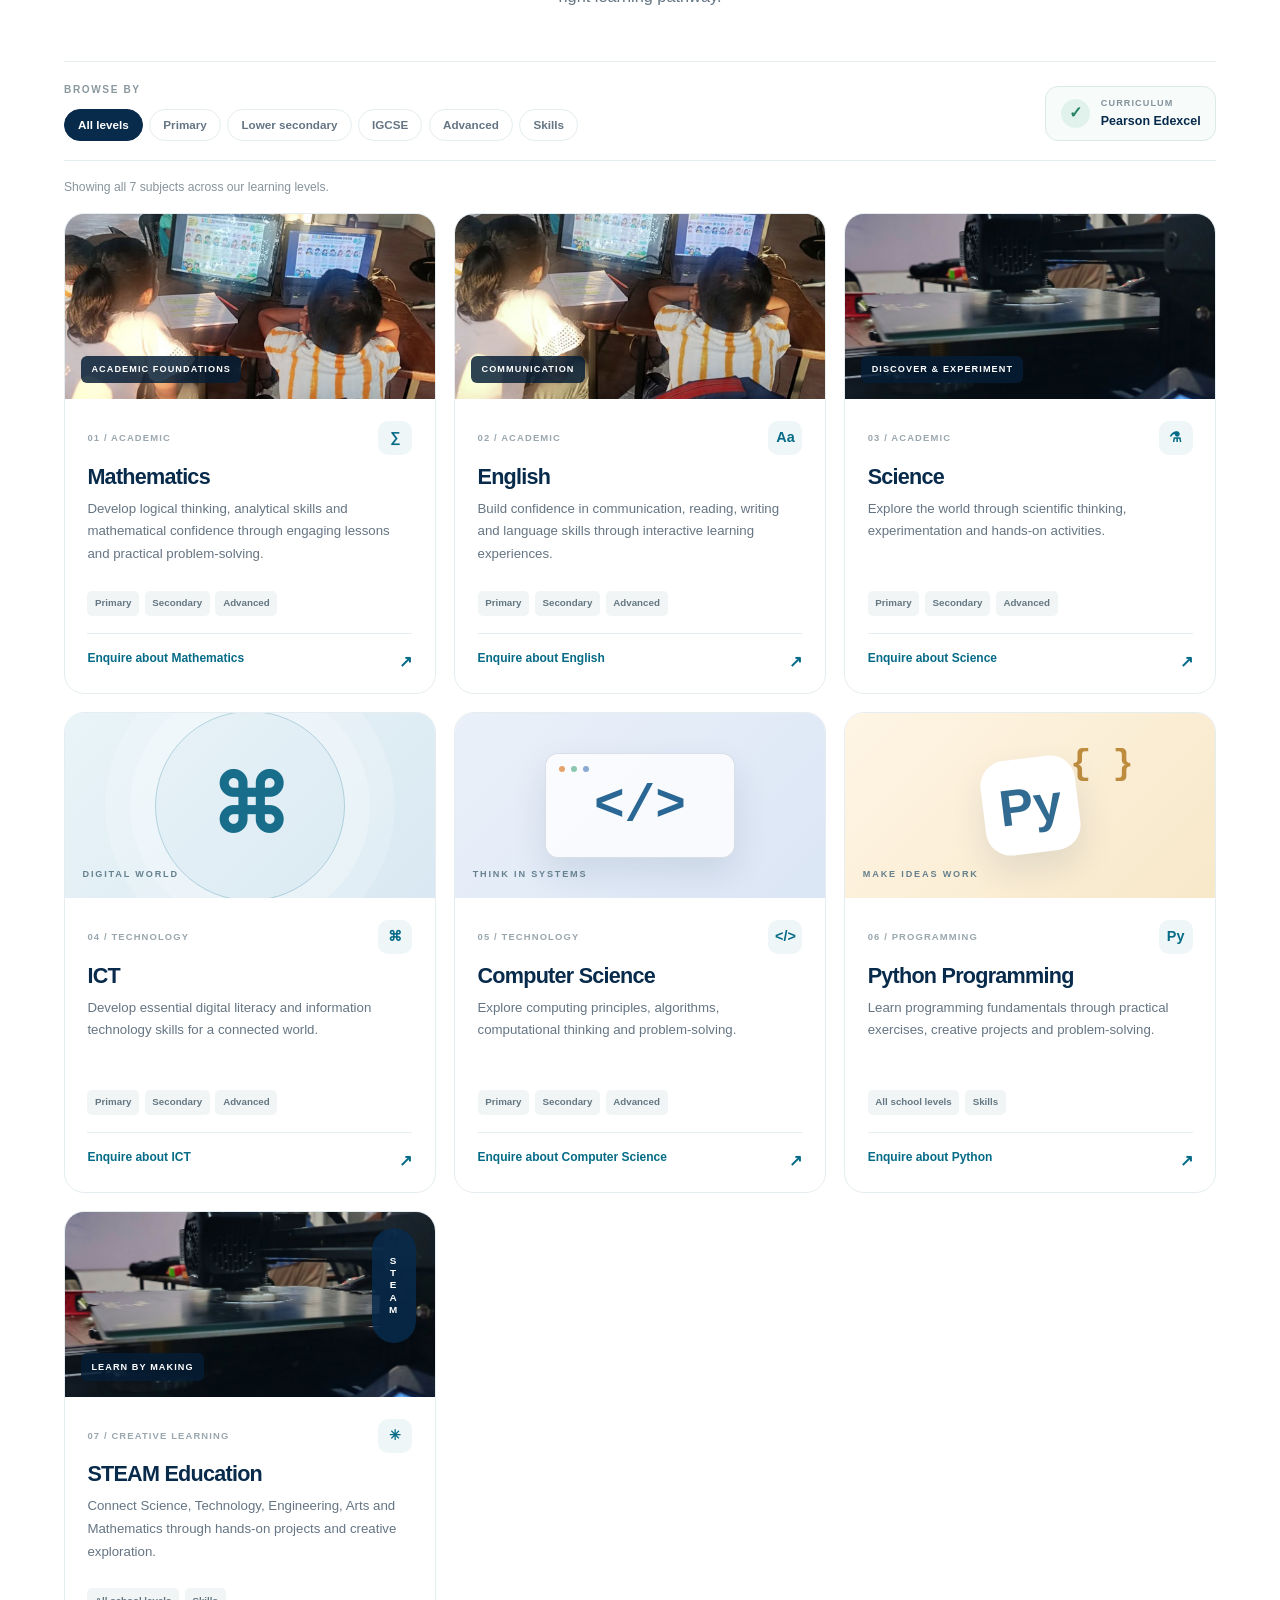
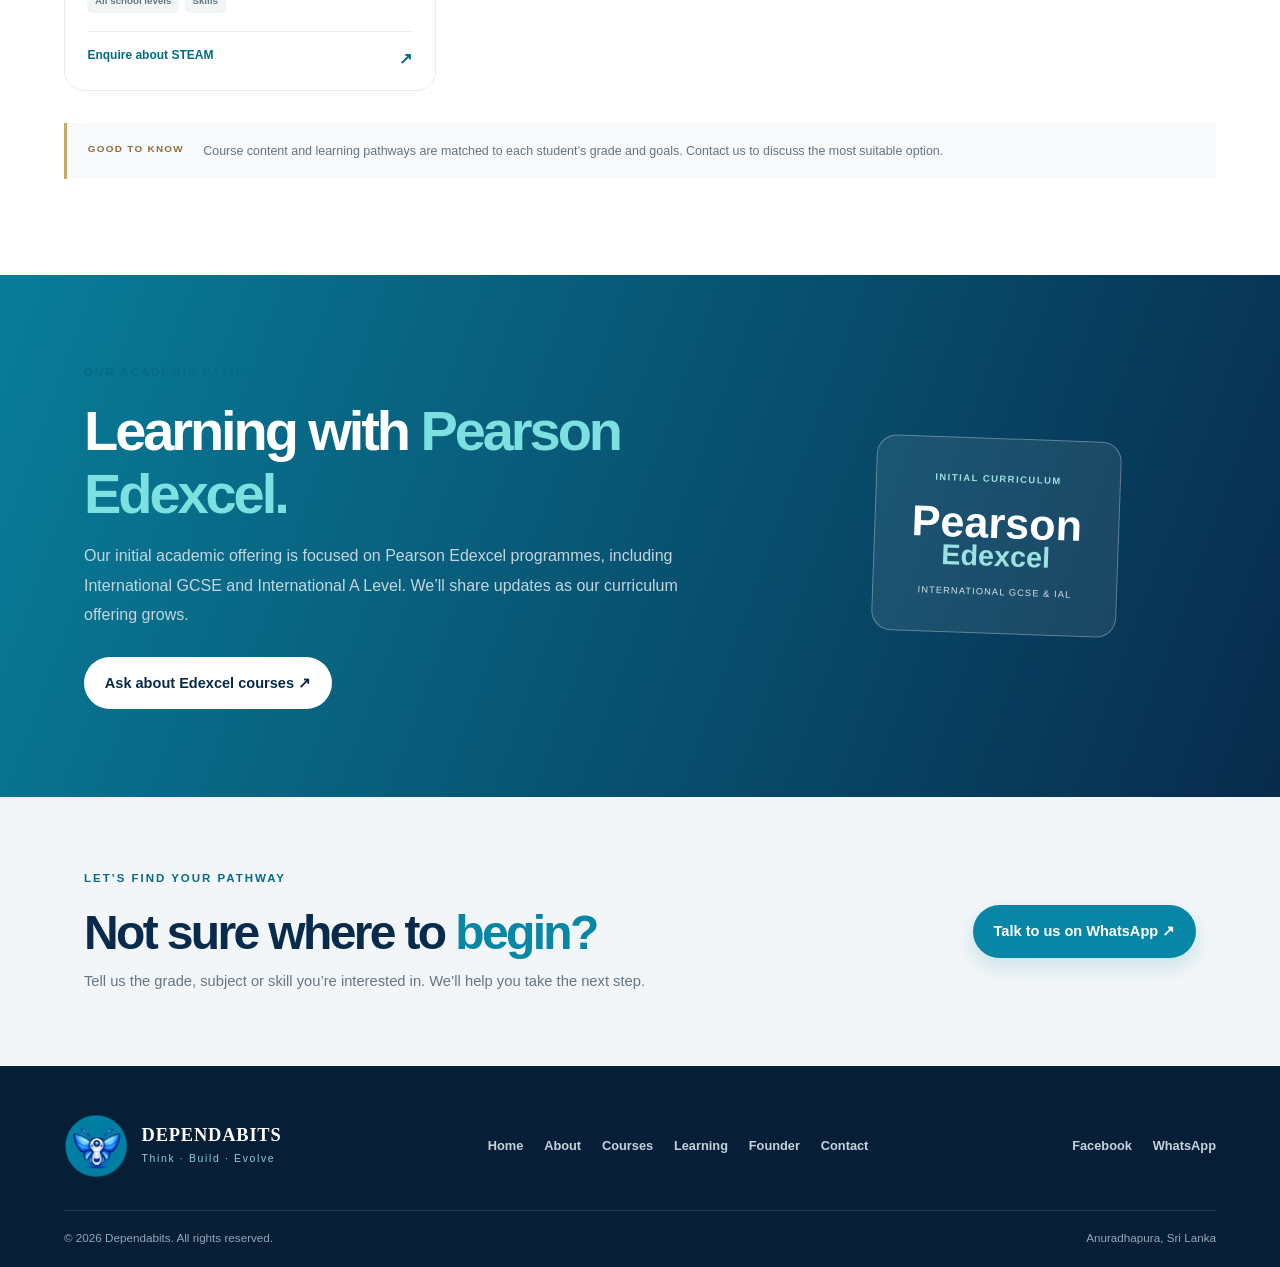
<file: courses.html>
<!doctype html>
<html lang="en">
<head>
  <meta charset="utf-8">
  <meta name="viewport" content="width=device-width, initial-scale=1">
  <meta name="description" content="Explore Dependabits courses in Mathematics, English, Science, ICT, Computer Science, Python Programming and STEAM Education.">
  <title>Courses & Learning Pathways | Dependabits</title>
  <link rel="icon" href="assets/images/dependabits-logo.png">
  <link rel="stylesheet" href="css/styles.css">
  <script src="js/main.js" defer></script>
</head>
<body>
  <header class="site-header">
    <a class="brand" href="index.html" aria-label="Dependabits home"><img src="assets/images/dependabits-header-logo.png" alt="Dependabits logo"></a>
    <button class="menu-toggle" aria-expanded="false" aria-controls="primary-nav" aria-label="Toggle navigation"><span></span><span></span><span></span></button>
    <nav id="primary-nav" class="primary-nav" aria-label="Main navigation">
      <a href="index.html">Home</a><a href="about.html">About</a><a class="active" aria-current="page" href="courses.html">Courses</a><a href="learning.html">Learning</a><a href="founder.html">Founder</a><a href="contact.html">Contact</a>
    </nav>
    <a class="button button-small header-cta" href="https://wa.me/94701819425?text=Hello%20Dependabits!%20I%27m%20interested%20in%20your%20courses." target="_blank" rel="noopener">WhatsApp Us</a>
  </header>
  <main>
    <section class="courses-hero">
      <div class="courses-hero-glow"></div>
      <div class="courses-hero-inner">
        <p class="eyebrow"><span class="eyebrow-line"></span> LEARNING PATHWAYS AT DEPENDABITS</p>
        <h1>Find your next <span>possibility.</span></h1>
        <p>Build strong academic foundations, explore technology and develop practical skills. There is a pathway to keep learning, creating and growing.</p>
        <div class="hero-actions">
          <a class="button" href="#course-catalogue">Explore subjects</a>
          <a class="text-link" href="#learning-levels">Browse by level <span>↓</span></a>
        </div>
        <div class="courses-hero-meta"><span><i></i> Grade 5 onwards</span><span><i></i> Physical & online learning</span><span><i></i> Pearson Edexcel pathway</span></div>
      </div>
      <div class="courses-hero-art" aria-hidden="true"><div class="art-ring ring-a"></div><div class="art-ring ring-b"></div><div class="art-card art-card-main"><span>LEARN</span><strong>Think.</strong><strong>Build.</strong><strong class="art-teal">Evolve.</strong></div><div class="art-card art-card-note note-one">01 <b>Explore</b></div><div class="art-card art-card-note note-two">02 <b>Create</b></div><div class="art-dot dot-one"></div><div class="art-dot dot-two"></div></div>
    </section>

    <section class="level-section" id="learning-levels">
      <div class="section-heading">
        <p class="eyebrow">YOUR LEARNING JOURNEY</p>
        <h2>Start at your <span>level.</span></h2>
        <p>From early secondary foundations to advanced study and skills development, explore learning opportunities at every stage.</p>
      </div>
      <div class="level-grid">
        <a class="level-card" href="#course-catalogue" data-level-link="primary"><span class="level-index">01</span><span class="level-symbol">✳</span><h3>Primary</h3><p>Grades 5–6</p><span class="level-arrow">Explore subjects ↗</span></a>
        <a class="level-card" href="#course-catalogue" data-level-link="lower"><span class="level-index">02</span><span class="level-symbol">⌘</span><h3>Lower Secondary</h3><p>Grades 7–9</p><span class="level-arrow">Explore subjects ↗</span></a>
        <a class="level-card" href="#course-catalogue" data-level-link="upper"><span class="level-index">03</span><span class="level-symbol">◎</span><h3>Upper Secondary</h3><p>Grades 10–11 · IGCSE</p><span class="level-arrow">Explore subjects ↗</span></a>
        <a class="level-card" href="#course-catalogue" data-level-link="advanced"><span class="level-index">04</span><span class="level-symbol">↗</span><h3>Advanced Level</h3><p>Grades 12–13</p><span class="level-arrow">Explore subjects ↗</span></a>
        <a class="level-card level-card-skills" href="#course-catalogue" data-level-link="professional"><span class="level-index">05</span><span class="level-symbol">✧</span><h3>Professional & Skills</h3><p>Beyond school grades</p><span class="level-arrow">Explore subjects ↗</span></a>
      </div>
    </section>

    <section class="catalogue-section" id="course-catalogue">
      <div class="section-heading">
        <p class="eyebrow">EXPLORE OUR SUBJECTS</p>
        <h2>Learning that moves you <span>forward.</span></h2>
        <p>Choose a subject and tell us what you would like to achieve. We’ll help you find the right learning pathway.</p>
      </div>
      <div class="catalogue-toolbar">
        <div><span class="filter-label">BROWSE BY</span><div class="filter-tabs" role="group" aria-label="Filter courses by learning level"><button class="filter-tab is-active" data-filter-level="all" aria-pressed="true">All levels</button><button class="filter-tab" data-filter-level="primary" aria-pressed="false">Primary</button><button class="filter-tab" data-filter-level="lower" aria-pressed="false">Lower secondary</button><button class="filter-tab" data-filter-level="upper" aria-pressed="false">IGCSE</button><button class="filter-tab" data-filter-level="advanced" aria-pressed="false">Advanced</button><button class="filter-tab" data-filter-level="professional" aria-pressed="false">Skills</button></div></div>
        <div class="curriculum-note"><span class="curriculum-note-mark">✓</span><span><small>CURRICULUM</small><strong>Pearson Edexcel</strong></span></div>
      </div>
      <p class="filter-result" id="filter-result" aria-live="polite">Showing all 7 subjects across our learning levels.</p>
      <div class="catalogue-grid" id="catalogue-grid">
        <article class="catalogue-card catalogue-photo-card" data-levels="primary lower upper advanced" data-subject="Mathematics">
          <div class="catalogue-image math-image"><img src="assets/images/students-learning.jpg" alt="Students learning together in a classroom" loading="lazy"><span class="image-tag">ACADEMIC FOUNDATIONS</span></div>
          <div class="catalogue-card-body"><div class="catalogue-card-top"><span class="subject-number">01 / ACADEMIC</span><span class="subject-symbol">∑</span></div><h3>Mathematics</h3><p>Develop logical thinking, analytical skills and mathematical confidence through engaging lessons and practical problem-solving.</p><div class="level-tags"><span>Primary</span><span>Secondary</span><span>Advanced</span></div><a href="https://wa.me/94701819425?text=Hello%20Dependabits!%20I%27m%20interested%20in%20Mathematics." target="_blank" rel="noopener">Enquire about Mathematics <b>↗</b></a></div>
        </article>
        <article class="catalogue-card catalogue-photo-card" data-levels="primary lower upper advanced" data-subject="English">
          <div class="catalogue-image english-image"><img src="assets/images/students-learning.jpg" alt="Students taking part in a learning activity" loading="lazy"><span class="image-tag">COMMUNICATION</span></div>
          <div class="catalogue-card-body"><div class="catalogue-card-top"><span class="subject-number">02 / ACADEMIC</span><span class="subject-symbol">Aa</span></div><h3>English</h3><p>Build confidence in communication, reading, writing and language skills through interactive learning experiences.</p><div class="level-tags"><span>Primary</span><span>Secondary</span><span>Advanced</span></div><a href="https://wa.me/94701819425?text=Hello%20Dependabits!%20I%27m%20interested%20in%20English." target="_blank" rel="noopener">Enquire about English <b>↗</b></a></div>
        </article>
        <article class="catalogue-card catalogue-photo-card" data-levels="primary lower upper advanced" data-subject="Science">
          <div class="catalogue-image science-image"><img src="assets/images/3d-printer.jpg" alt="A 3D printer creating a practical project" loading="lazy"><span class="image-tag">DISCOVER & EXPERIMENT</span></div>
          <div class="catalogue-card-body"><div class="catalogue-card-top"><span class="subject-number">03 / ACADEMIC</span><span class="subject-symbol">⚗</span></div><h3>Science</h3><p>Explore the world through scientific thinking, experimentation and hands-on activities.</p><div class="level-tags"><span>Primary</span><span>Secondary</span><span>Advanced</span></div><a href="https://wa.me/94701819425?text=Hello%20Dependabits!%20I%27m%20interested%20in%20Science." target="_blank" rel="noopener">Enquire about Science <b>↗</b></a></div>
        </article>
        <article class="catalogue-card" data-levels="primary lower upper advanced" data-subject="ICT">
          <div class="catalogue-illustration illustration-ict"><span class="illustration-orbit"></span><span class="illustration-glyph">⌘</span><span class="illustration-caption">DIGITAL WORLD</span></div>
          <div class="catalogue-card-body"><div class="catalogue-card-top"><span class="subject-number">04 / TECHNOLOGY</span><span class="subject-symbol">⌘</span></div><h3>ICT</h3><p>Develop essential digital literacy and information technology skills for a connected world.</p><div class="level-tags"><span>Primary</span><span>Secondary</span><span>Advanced</span></div><a href="https://wa.me/94701819425?text=Hello%20Dependabits!%20I%27m%20interested%20in%20ICT." target="_blank" rel="noopener">Enquire about ICT <b>↗</b></a></div>
        </article>
        <article class="catalogue-card" data-levels="primary lower upper advanced" data-subject="Computer Science">
          <div class="catalogue-illustration illustration-cs"><span class="code-window"><i></i><i></i><i></i><b>&lt;/&gt;</b></span><span class="illustration-caption">THINK IN SYSTEMS</span></div>
          <div class="catalogue-card-body"><div class="catalogue-card-top"><span class="subject-number">05 / TECHNOLOGY</span><span class="subject-symbol">&lt;/&gt;</span></div><h3>Computer Science</h3><p>Explore computing principles, algorithms, computational thinking and problem-solving.</p><div class="level-tags"><span>Primary</span><span>Secondary</span><span>Advanced</span></div><a href="https://wa.me/94701819425?text=Hello%20Dependabits!%20I%27m%20interested%20in%20Computer%20Science." target="_blank" rel="noopener">Enquire about Computer Science <b>↗</b></a></div>
        </article>
        <article class="catalogue-card" data-levels="primary lower upper advanced professional" data-subject="Python Programming">
          <div class="catalogue-illustration illustration-python"><span class="python-mark">Py</span><span class="python-bracket">{ }</span><span class="illustration-caption">MAKE IDEAS WORK</span></div>
          <div class="catalogue-card-body"><div class="catalogue-card-top"><span class="subject-number">06 / PROGRAMMING</span><span class="subject-symbol">Py</span></div><h3>Python Programming</h3><p>Learn programming fundamentals through practical exercises, creative projects and problem-solving.</p><div class="level-tags"><span>All school levels</span><span>Skills</span></div><a href="https://wa.me/94701819425?text=Hello%20Dependabits!%20I%27m%20interested%20in%20Python%20Programming." target="_blank" rel="noopener">Enquire about Python <b>↗</b></a></div>
        </article>
        <article class="catalogue-card catalogue-steam-card" data-levels="primary lower upper advanced professional" data-subject="STEAM Education">
          <div class="catalogue-image steam-image"><img src="assets/images/3d-printer.jpg" alt="A 3D printer used for hands-on STEAM projects" loading="lazy"><span class="image-tag">LEARN BY MAKING</span><span class="steam-sticker">S<br>T<br>E<br>A<br>M</span></div>
          <div class="catalogue-card-body"><div class="catalogue-card-top"><span class="subject-number">07 / CREATIVE LEARNING</span><span class="subject-symbol">✳</span></div><h3>STEAM Education</h3><p>Connect Science, Technology, Engineering, Arts and Mathematics through hands-on projects and creative exploration.</p><div class="level-tags"><span>All school levels</span><span>Skills</span></div><a href="https://wa.me/94701819425?text=Hello%20Dependabits!%20I%27m%20interested%20in%20STEAM%20Education." target="_blank" rel="noopener">Enquire about STEAM <b>↗</b></a></div>
        </article>
      </div>
      <div class="catalogue-footnote"><span>GOOD TO KNOW</span><p>Course content and learning pathways are matched to each student’s grade and goals. Contact us to discuss the most suitable option.</p></div>
    </section>

    <section class="curriculum-banner"><div class="curriculum-banner-inner"><div><p class="eyebrow">OUR ACADEMIC PATHWAY</p><h2>Learning with <span>Pearson Edexcel.</span></h2><p>Our initial academic offering is focused on Pearson Edexcel programmes, including International GCSE and International A Level. We’ll share updates as our curriculum offering grows.</p><a class="button button-light" href="https://wa.me/94701819425?text=Hello%20Dependabits!%20I%27d%20like%20to%20know%20about%20Pearson%20Edexcel%20courses." target="_blank" rel="noopener">Ask about Edexcel courses ↗</a></div><div class="edexcel-mark"><span>INITIAL CURRICULUM</span><strong>Pearson</strong><b>Edexcel</b><small>INTERNATIONAL GCSE & IAL</small></div></div></section>

    <section class="courses-cta"><div class="courses-cta-inner"><div><p class="eyebrow">LET’S FIND YOUR PATHWAY</p><h2>Not sure where to <span>begin?</span></h2><p>Tell us the grade, subject or skill you’re interested in. We’ll help you take the next step.</p></div><a class="button" href="https://wa.me/94701819425?text=Hello%20Dependabits!%20I%27d%20like%20help%20choosing%20a%20course." target="_blank" rel="noopener">Talk to us on WhatsApp ↗</a></div></section>
  </main>
  <footer class="site-footer">
    <div class="footer-main"><a class="footer-brand" href="index.html"><img src="assets/images/dependabits-butterfly-mark.png" alt="Dependabits butterfly logo"><span class="footer-brand-text"><strong>DEPENDABITS</strong><small>Think · Build · Evolve</small></span></a><div class="footer-links"><a href="index.html">Home</a><a href="about.html">About</a><a href="courses.html">Courses</a><a href="learning.html">Learning</a><a href="founder.html">Founder</a><a href="contact.html">Contact</a></div><div class="footer-contact"><a href="https://www.facebook.com/@dependabits" target="_blank" rel="noopener">Facebook</a><a href="https://wa.me/94701819425" target="_blank" rel="noopener">WhatsApp</a></div></div>
    <div class="footer-bottom"><span>© <span data-year></span> Dependabits. All rights reserved.</span><span>Anuradhapura, Sri Lanka</span></div>
  </footer>
  <script>
    (() => {
      const tabs = [...document.querySelectorAll('[data-filter-level]')];
      const cards = [...document.querySelectorAll('.catalogue-card')];
      const result = document.getElementById('filter-result');
      const names = {all:'all learning levels',primary:'Primary (Grades 5–6)',lower:'Lower Secondary (Grades 7–9)',upper:'Upper Secondary / IGCSE (Grades 10–11)',advanced:'Advanced Level (Grades 12–13)',professional:'Professional & Skills Development'};
      function applyFilter(level) {
        let count = 0;
        cards.forEach(card => { const visible = level === 'all' || card.dataset.levels.split(' ').includes(level); card.hidden = !visible; if (visible) count++; });
        tabs.forEach(tab => { const active = tab.dataset.filterLevel === level; tab.classList.toggle('is-active', active); tab.setAttribute('aria-pressed', String(active)); });
        result.textContent = level === 'all' ? 'Showing all 7 subjects across our learning levels.' : `Showing ${count} subjects for ${names[level]}.`;
      }
      tabs.forEach(tab => tab.addEventListener('click', () => applyFilter(tab.dataset.filterLevel)));
      document.querySelectorAll('[data-level-link]').forEach(link => link.addEventListener('click', () => applyFilter(link.dataset.levelLink)));
    })();
  </script>
</body>
</html>
</file>
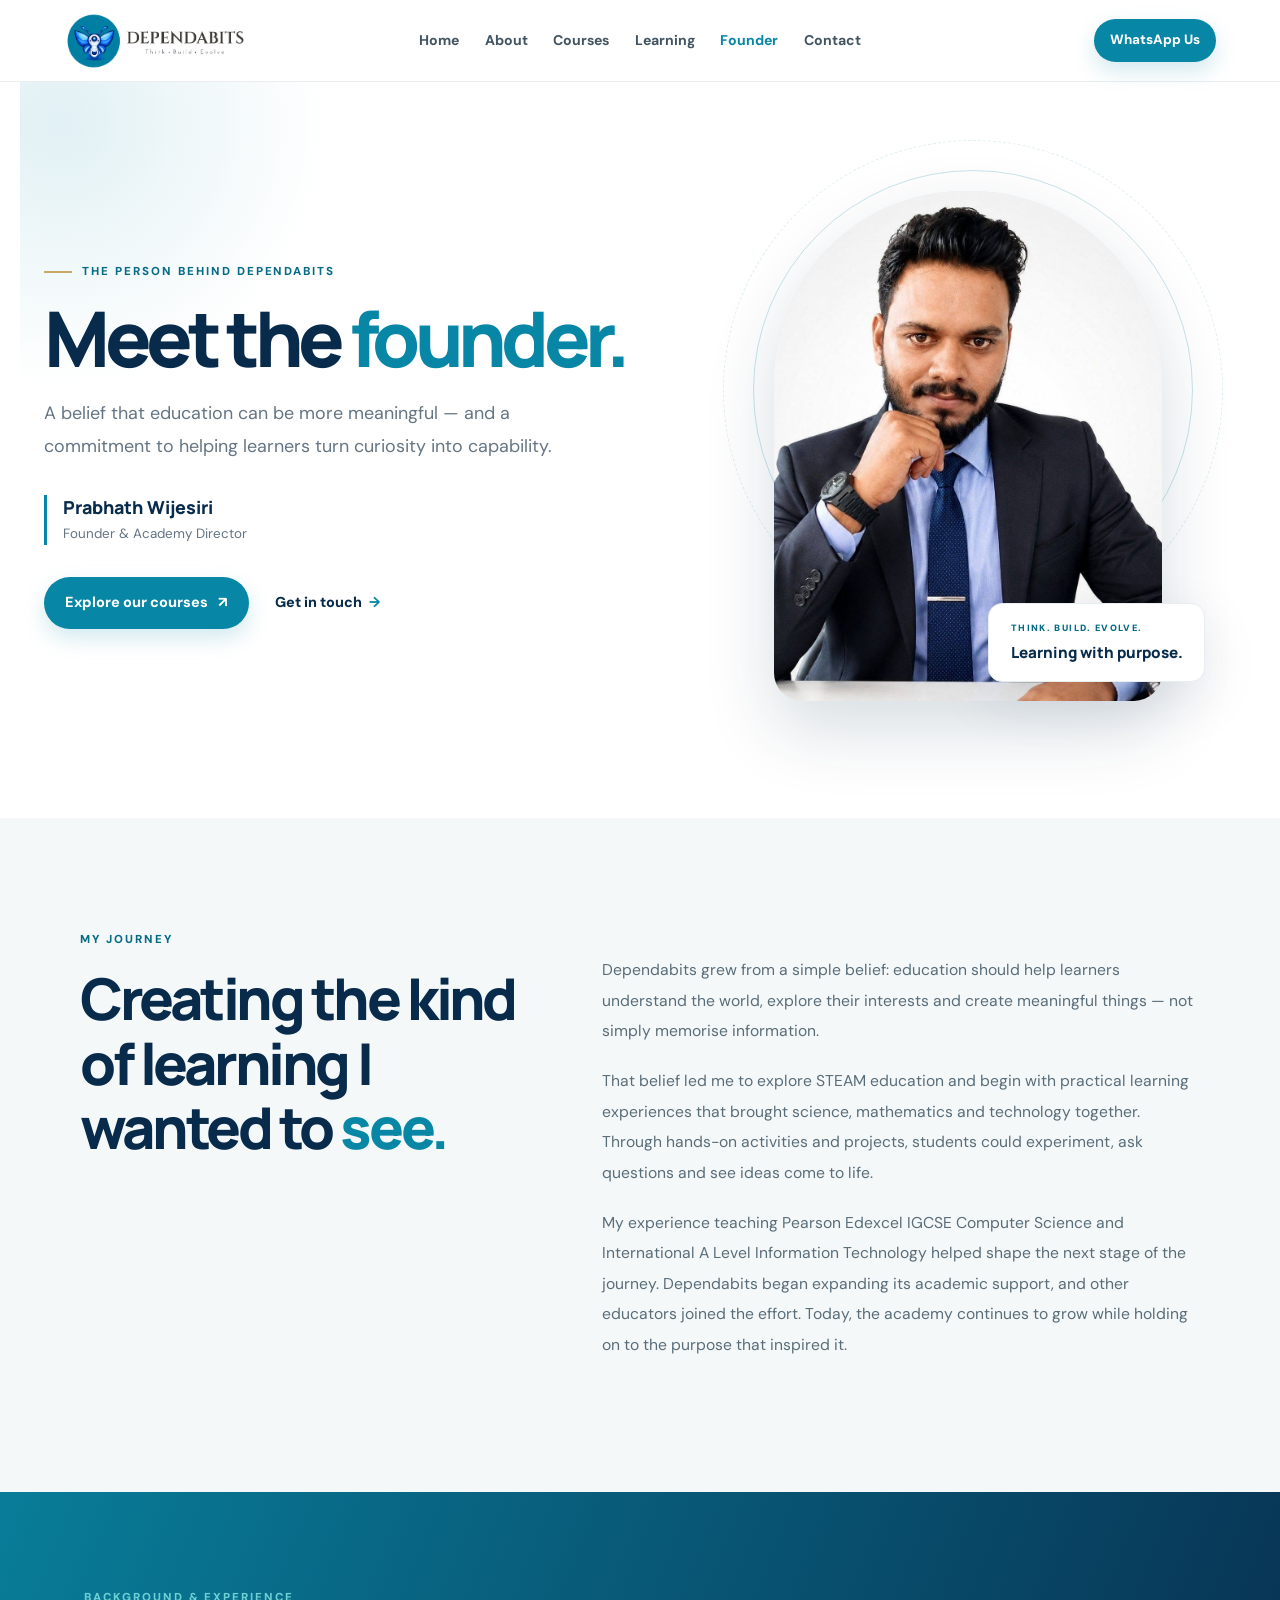
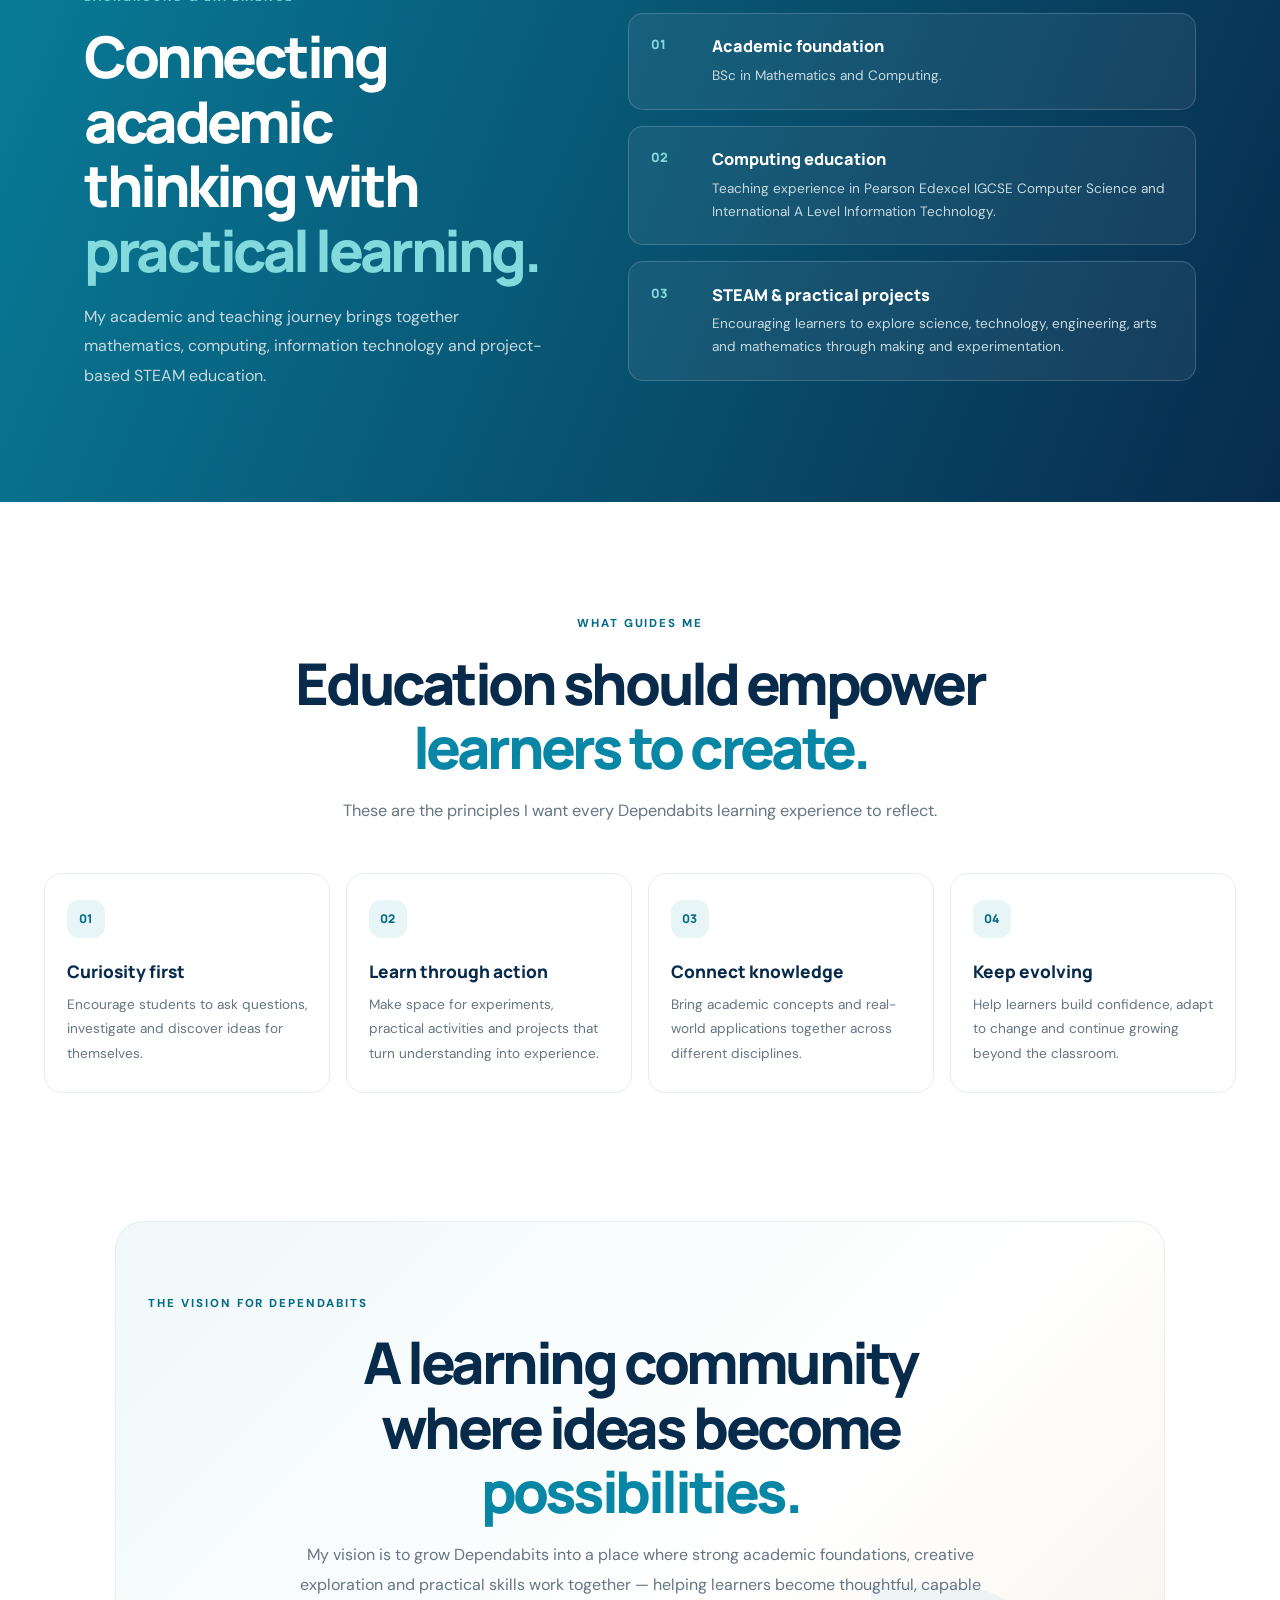
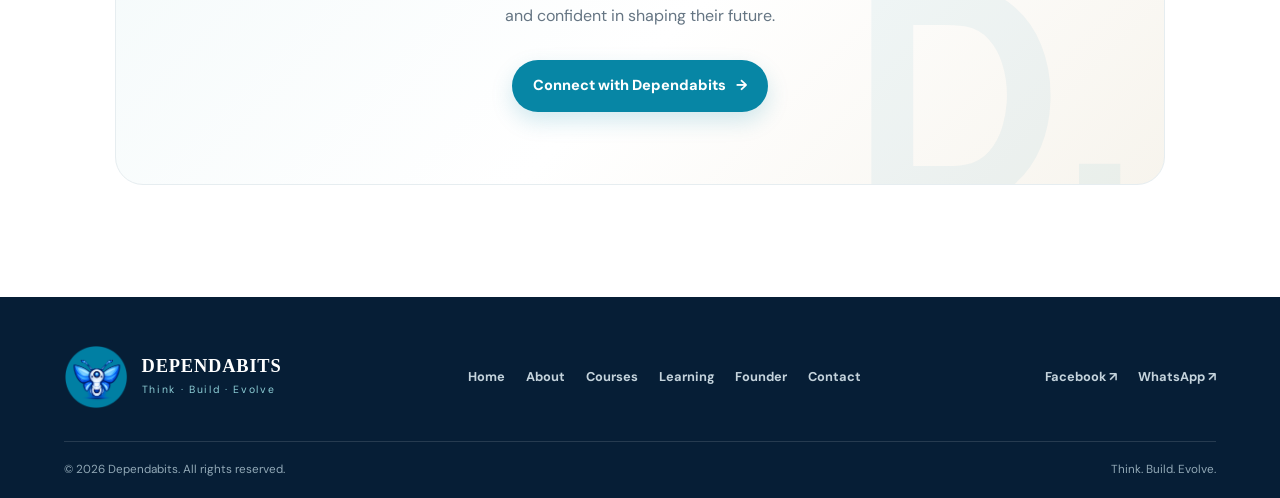
<file: founder.html>
<!doctype html>
<html lang="en">
<head>
  <meta charset="utf-8">
  <meta name="viewport" content="width=device-width, initial-scale=1">
  <meta name="description" content="Meet Prabhath Wijesiri, Founder and Academy Director of Dependabits, and discover the ideas behind the academy.">
  <meta name="theme-color" content="#082b4c">
  <title>Meet the Founder | Dependabits</title>
  <link rel="icon" href="assets/images/dependabits-logo.png">
  <link rel="preconnect" href="https://fonts.googleapis.com">
  <link rel="preconnect" href="https://fonts.gstatic.com" crossorigin>
  <link href="https://fonts.googleapis.com/css2?family=DM+Sans:wght@400;500;600;700;800&family=Manrope:wght@400;500;600;700;800&display=swap" rel="stylesheet">
  <link rel="stylesheet" href="css/styles.css">
  <script src="js/main.js" defer></script>
</head>
<body>
  <a class="skip-link" href="#main-content">Skip to content</a>
  <header class="site-header">
    <a class="brand" href="index.html" aria-label="Dependabits home"><img src="assets/images/dependabits-header-logo.png" alt="Dependabits logo"></a>
    <button class="menu-toggle" aria-expanded="false" aria-controls="primary-nav" aria-label="Toggle navigation"><span></span><span></span><span></span></button>
    <nav id="primary-nav" class="primary-nav" aria-label="Main navigation">
      <a href="index.html">Home</a><a href="about.html">About</a><a href="courses.html">Courses</a><a href="learning.html">Learning</a><a class="active" aria-current="page" href="founder.html">Founder</a><a href="contact.html">Contact</a>
    </nav>
    <a class="button button-small header-cta" href="https://wa.me/94701819425?text=Hello%20Dependabits!%20I%27m%20interested%20in%20your%20courses." target="_blank" rel="noopener">WhatsApp Us</a>
  </header>

  <main id="main-content">
    <section class="founder-hero">
      <div class="founder-hero-copy reveal">
        <p class="eyebrow"><span class="eyebrow-line"></span> THE PERSON BEHIND DEPENDABITS</p>
        <h1>Meet the <span>founder.</span></h1>
        <p class="founder-lead">A belief that education can be more meaningful — and a commitment to helping learners turn curiosity into capability.</p>
        <div class="founder-nameplate"><strong>Prabhath Wijesiri</strong><span>Founder &amp; Academy Director</span></div>
        <div class="hero-actions"><a class="button" href="courses.html">Explore our courses <span>↗</span></a><a class="text-link" href="contact.html">Get in touch <span>→</span></a></div>
      </div>
      <div class="founder-portrait-wrap reveal">
        <div class="founder-portrait-frame"><img src="assets/images/founder-prabhath-wijesiri.jpg" alt="Prabhath Wijesiri, Founder and Academy Director of Dependabits"></div>
        <div class="founder-portrait-caption"><span>THINK. BUILD. EVOLVE.</span><b>Learning with purpose.</b></div>
        <span class="founder-orbit founder-orbit-one"></span><span class="founder-orbit founder-orbit-two"></span>
      </div>
    </section>

    <section class="founder-story-section">
      <div class="founder-story-grid">
        <div class="founder-section-intro reveal"><p class="eyebrow">MY JOURNEY</p><h2>Creating the kind of learning I wanted to <span>see.</span></h2></div>
        <div class="founder-story-copy reveal">
          <p>Dependabits grew from a simple belief: education should help learners understand the world, explore their interests and create meaningful things — not simply memorise information.</p>
          <p>That belief led me to explore STEAM education and begin with practical learning experiences that brought science, mathematics and technology together. Through hands-on activities and projects, students could experiment, ask questions and see ideas come to life.</p>
          <p>My experience teaching Pearson Edexcel IGCSE Computer Science and International A Level Information Technology helped shape the next stage of the journey. Dependabits began expanding its academic support, and other educators joined the effort. Today, the academy continues to grow while holding on to the purpose that inspired it.</p>
        </div>
      </div>
    </section>

    <section class="founder-background-section">
      <div class="founder-background-inner">
        <div class="founder-background-copy reveal"><p class="eyebrow eyebrow-light">BACKGROUND & EXPERIENCE</p><h2>Connecting academic thinking with <span>practical learning.</span></h2><p>My academic and teaching journey brings together mathematics, computing, information technology and project-based STEAM education.</p></div>
        <div class="founder-credentials">
          <article class="founder-credential reveal"><span>01</span><div><h3>Academic foundation</h3><p>BSc in Mathematics and Computing.</p></div></article>
          <article class="founder-credential reveal"><span>02</span><div><h3>Computing education</h3><p>Teaching experience in Pearson Edexcel IGCSE Computer Science and International A Level Information Technology.</p></div></article>
          <article class="founder-credential reveal"><span>03</span><div><h3>STEAM &amp; practical projects</h3><p>Encouraging learners to explore science, technology, engineering, arts and mathematics through making and experimentation.</p></div></article>
        </div>
      </div>
    </section>

    <section class="founder-philosophy-section">
      <div class="section-heading reveal"><p class="eyebrow">WHAT GUIDES ME</p><h2>Education should empower<br><span>learners to create.</span></h2><p>These are the principles I want every Dependabits learning experience to reflect.</p></div>
      <div class="founder-values-grid">
        <article class="founder-value reveal"><span>01</span><h3>Curiosity first</h3><p>Encourage students to ask questions, investigate and discover ideas for themselves.</p></article>
        <article class="founder-value reveal"><span>02</span><h3>Learn through action</h3><p>Make space for experiments, practical activities and projects that turn understanding into experience.</p></article>
        <article class="founder-value reveal"><span>03</span><h3>Connect knowledge</h3><p>Bring academic concepts and real-world applications together across different disciplines.</p></article>
        <article class="founder-value reveal"><span>04</span><h3>Keep evolving</h3><p>Help learners build confidence, adapt to change and continue growing beyond the classroom.</p></article>
      </div>
    </section>

    <section class="founder-vision-section"><div class="founder-vision-card reveal"><p class="eyebrow">THE VISION FOR DEPENDABITS</p><h2>A learning community where ideas become <span>possibilities.</span></h2><p>My vision is to grow Dependabits into a place where strong academic foundations, creative exploration and practical skills work together — helping learners become thoughtful, capable and confident in shaping their future.</p><a class="button" href="contact.html">Connect with Dependabits <span>→</span></a></div></section>
  </main>

  <footer class="site-footer"><div class="footer-main"><a class="footer-brand" href="index.html"><img src="assets/images/dependabits-butterfly-mark.png" alt="Dependabits butterfly logo"><span class="footer-brand-text"><strong>DEPENDABITS</strong><small>Think · Build · Evolve</small></span></a><div class="footer-links"><a href="index.html">Home</a><a href="about.html">About</a><a href="courses.html">Courses</a><a href="learning.html">Learning</a><a href="founder.html">Founder</a><a href="contact.html">Contact</a></div><div class="footer-contact"><a href="https://www.facebook.com/@dependabits" target="_blank" rel="noopener">Facebook ↗</a><a href="https://wa.me/94701819425" target="_blank" rel="noopener">WhatsApp ↗</a></div></div><div class="footer-bottom"><span>© <span data-year></span> Dependabits. All rights reserved.</span><span>Think. Build. Evolve.</span></div></footer>
</body>
</html>
</file>
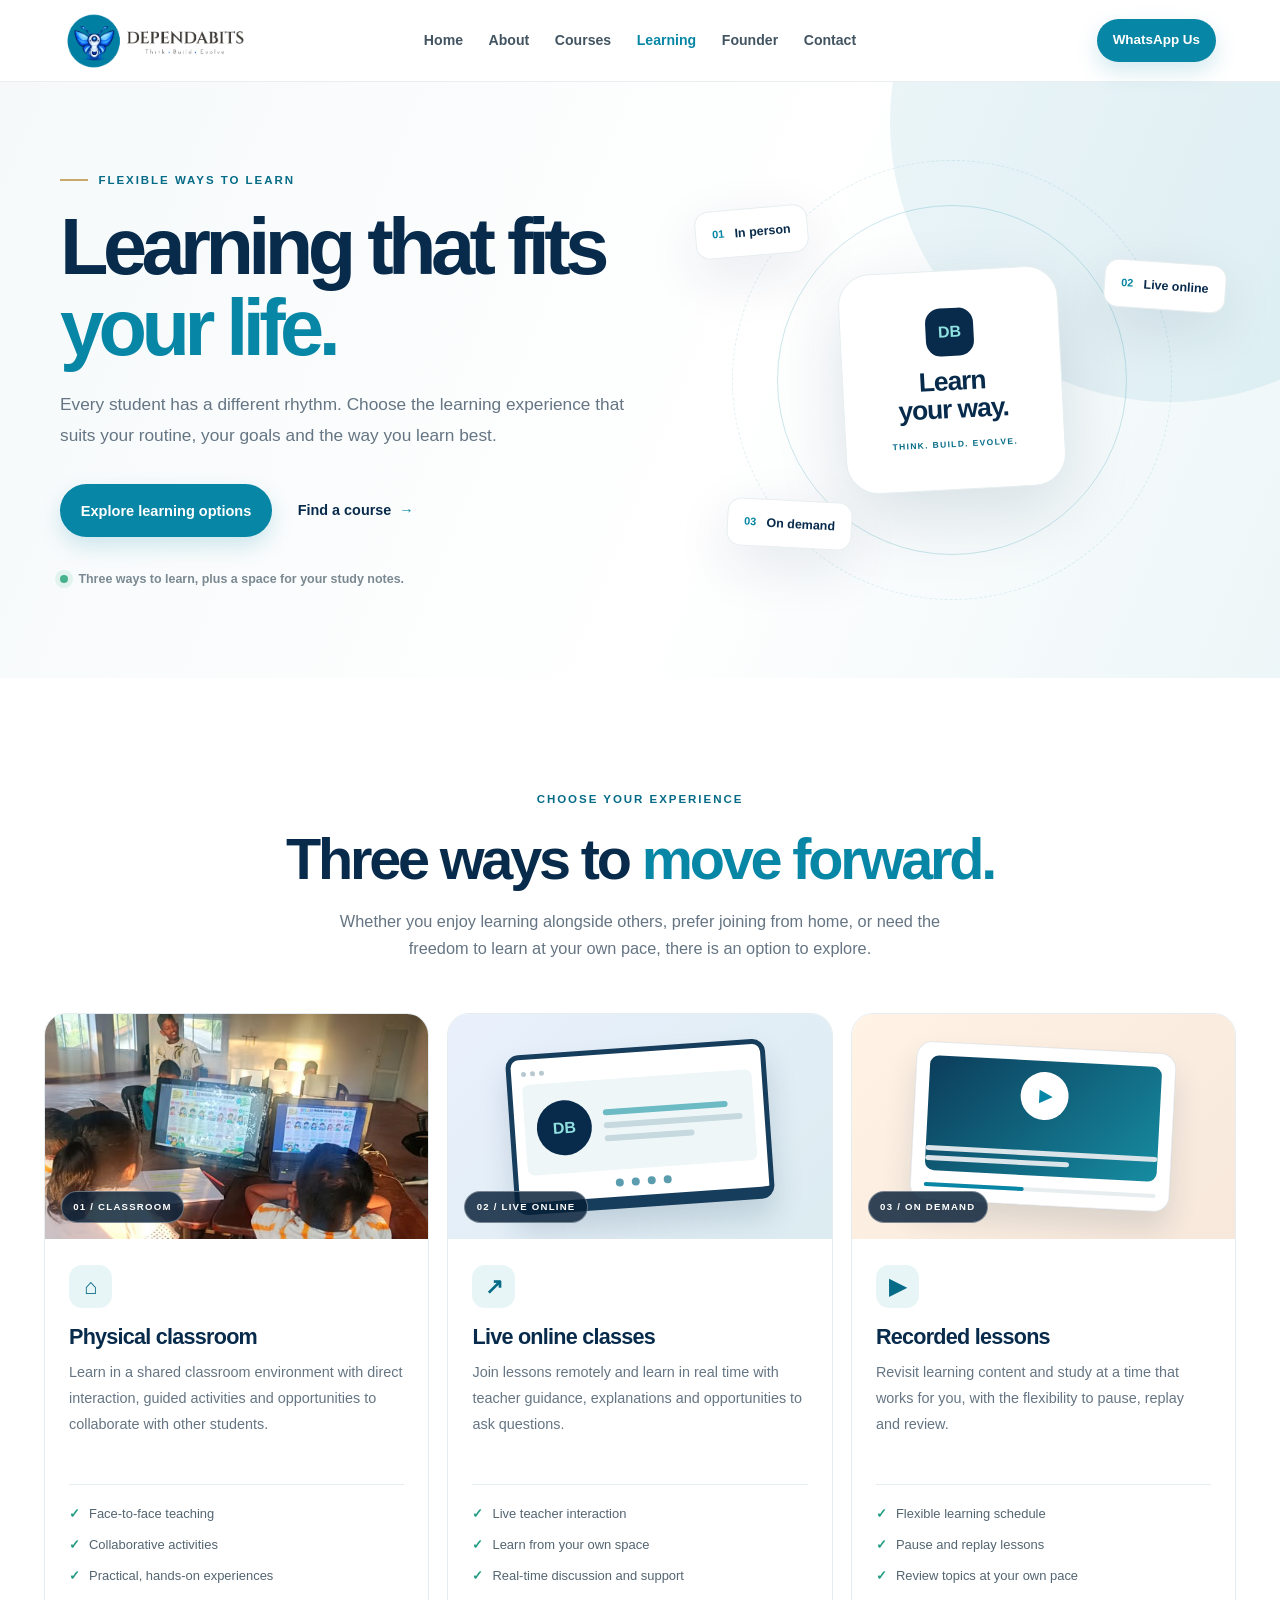
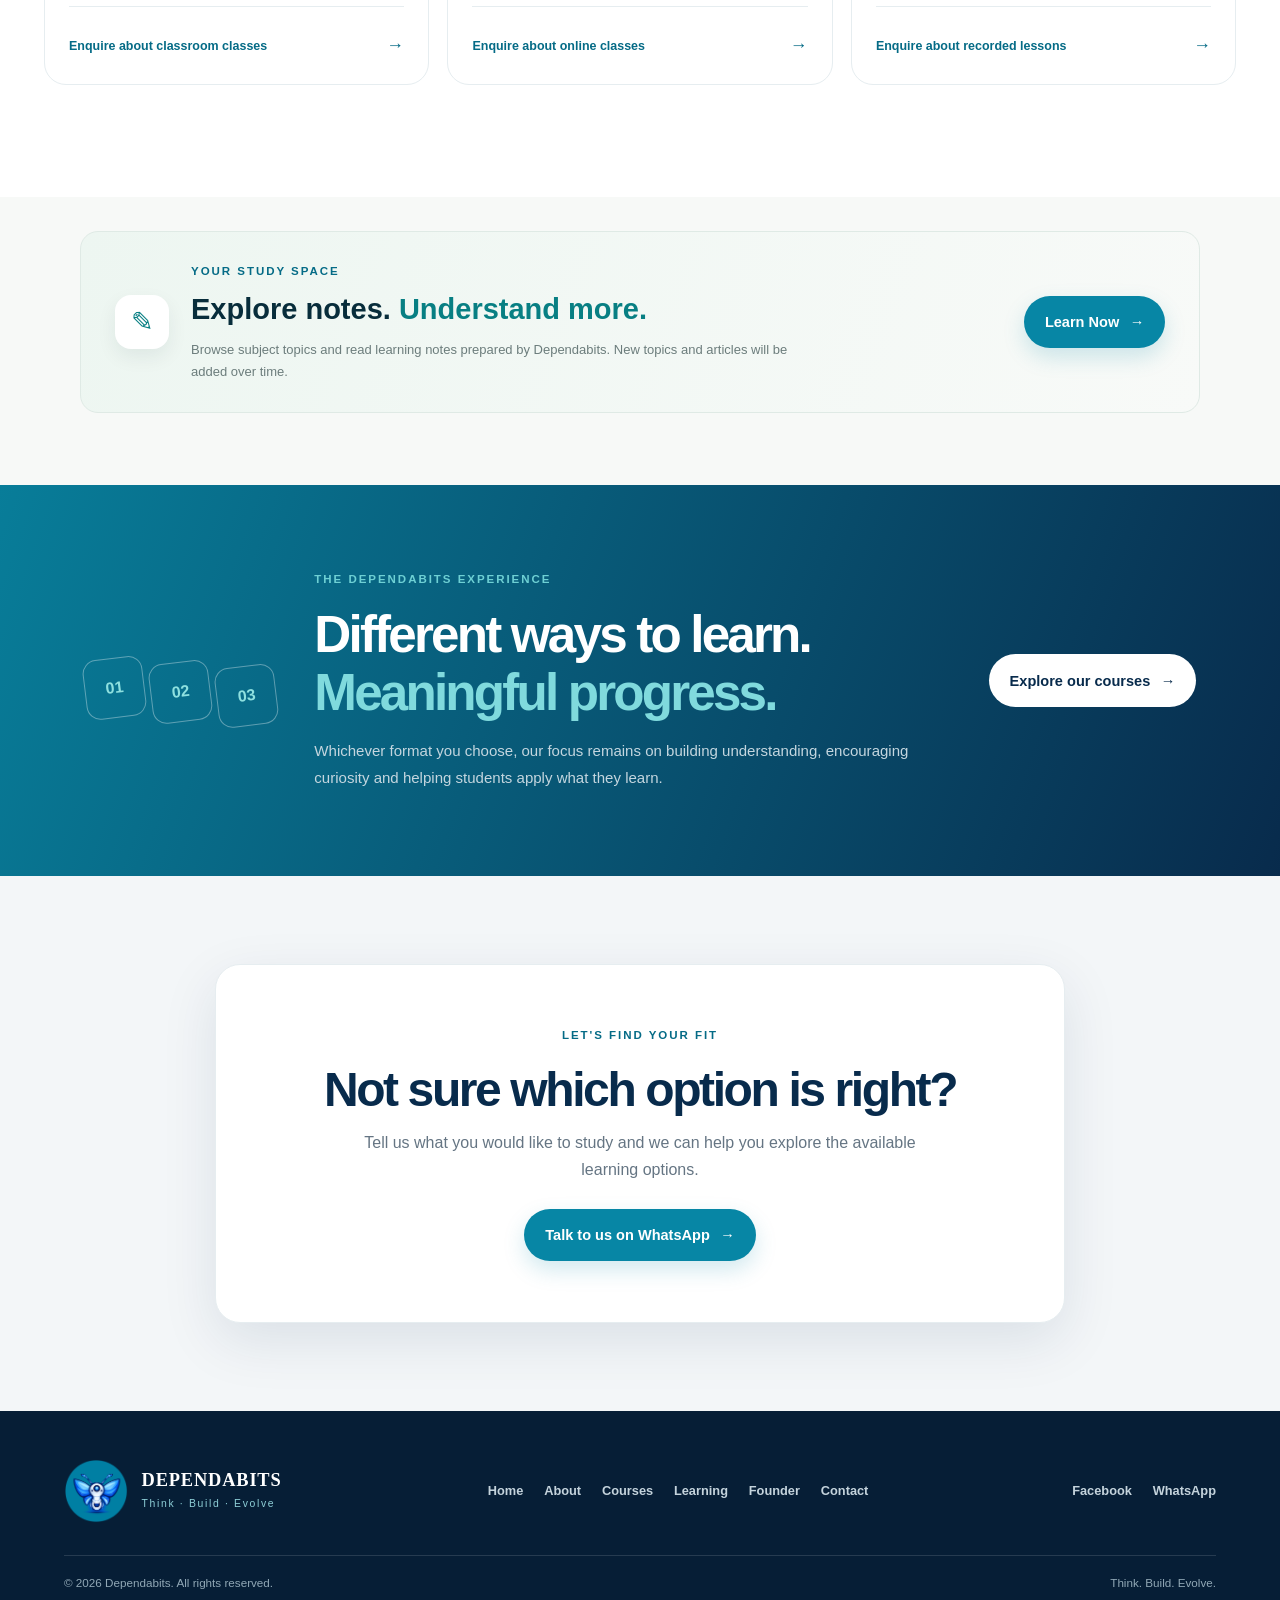
<file: learning.html>
<!doctype html>
<html lang="en">
<head>
  <meta charset="utf-8">
  <meta name="viewport" content="width=device-width, initial-scale=1">
  <meta name="description" content="Choose how you learn with Dependabits: physical classroom classes, live online lessons, and recorded learning resources.">
  <title>Learning Methods | Dependabits</title>
  <link rel="icon" href="assets/images/dependabits-logo.png">
  <link rel="stylesheet" href="css/styles.css">
  <script src="js/main.js" defer></script>
</head>
<body>
  <a class="skip-link" href="#main-content">Skip to content</a>
  <header class="site-header">
    <a class="brand" href="index.html" aria-label="Dependabits home"><img src="assets/images/dependabits-header-logo.png" alt="Dependabits logo"></a>
    <button class="menu-toggle" aria-expanded="false" aria-controls="primary-nav" aria-label="Toggle navigation"><span></span><span></span><span></span></button>
    <nav id="primary-nav" class="primary-nav" aria-label="Main navigation">
      <a href="index.html">Home</a><a href="about.html">About</a><a href="courses.html">Courses</a><a class="active" aria-current="page" href="learning.html">Learning</a><a href="founder.html">Founder</a><a href="contact.html">Contact</a>
    </nav>
    <a class="button button-small header-cta" href="https://wa.me/94701819425?text=Hello%20Dependabits!%20I%27m%20interested%20in%20your%20learning%20options." target="_blank" rel="noopener">WhatsApp Us</a>
  </header>

  <main id="main-content">
    <section class="learning-hero">
      <div class="learning-hero-glow"></div>
      <div class="learning-hero-copy reveal">
        <p class="eyebrow"><span class="eyebrow-line"></span> FLEXIBLE WAYS TO LEARN</p>
        <h1>Learning that fits <span>your life.</span></h1>
        <p>Every student has a different rhythm. Choose the learning experience that suits your routine, your goals and the way you learn best.</p>
        <div class="hero-actions"><a class="button" href="#learning-options">Explore learning options</a><a class="text-link" href="courses.html">Find a course <span>→</span></a></div>
        <div class="learning-hero-note"><span></span> Three ways to learn, plus a space for your study notes.</div>
      </div>
      <div class="learning-hero-visual reveal" aria-hidden="true">
        <div class="learning-orbit orbit-a"></div><div class="learning-orbit orbit-b"></div>
        <div class="learning-hero-core"><span>DB</span><strong>Learn<br>your way.</strong><small>THINK. BUILD. EVOLVE.</small></div>
        <div class="learning-float float-class"><b>01</b><span>In person</span></div>
        <div class="learning-float float-live"><b>02</b><span>Live online</span></div>
        <div class="learning-float float-record"><b>03</b><span>On demand</span></div>
      </div>
    </section>

    <section class="learning-options-section" id="learning-options">
      <div class="section-heading reveal">
        <p class="eyebrow">CHOOSE YOUR EXPERIENCE</p>
        <h2>Three ways to <span>move forward.</span></h2>
        <p>Whether you enjoy learning alongside others, prefer joining from home, or need the freedom to learn at your own pace, there is an option to explore.</p>
      </div>
      <div class="learning-option-grid">
        <article class="learning-option-card reveal">
          <div class="learning-option-image physical-image"><img src="assets/images/students-learning.jpg" alt="Students taking part in a classroom learning activity"><span class="option-number">01 / CLASSROOM</span></div>
          <div class="learning-option-body"><div class="option-symbol">⌂</div><h3>Physical classroom</h3><p>Learn in a shared classroom environment with direct interaction, guided activities and opportunities to collaborate with other students.</p><ul><li>Face-to-face teaching</li><li>Collaborative activities</li><li>Practical, hands-on experiences</li></ul><a class="option-link" href="https://wa.me/94701819425?text=Hello%20Dependabits!%20I%27m%20interested%20in%20physical%20classroom%20learning." target="_blank" rel="noopener">Enquire about classroom classes <span>→</span></a></div>
        </article>
        <article class="learning-option-card reveal">
          <div class="learning-option-image online-image" aria-hidden="true"><div class="screen-illustration"><div class="screen-top"><i></i><i></i><i></i></div><div class="screen-content"><div class="screen-avatar">DB</div><div class="screen-lines"><b></b><b></b><b></b></div></div><div class="screen-controls"><i></i><i></i><i></i><i></i></div></div><span class="option-number">02 / LIVE ONLINE</span></div>
          <div class="learning-option-body"><div class="option-symbol">↗</div><h3>Live online classes</h3><p>Join lessons remotely and learn in real time with teacher guidance, explanations and opportunities to ask questions.</p><ul><li>Live teacher interaction</li><li>Learn from your own space</li><li>Real-time discussion and support</li></ul><a class="option-link" href="https://wa.me/94701819425?text=Hello%20Dependabits!%20I%27m%20interested%20in%20live%20online%20classes." target="_blank" rel="noopener">Enquire about online classes <span>→</span></a></div>
        </article>
        <article class="learning-option-card reveal">
          <div class="learning-option-image recorded-image" aria-hidden="true"><div class="video-illustration"><div class="video-window"><div class="video-play">▶</div><div class="video-caption-lines"><b></b><b></b></div></div><div class="video-progress"><i></i></div></div><span class="option-number">03 / ON DEMAND</span></div>
          <div class="learning-option-body"><div class="option-symbol">▶</div><h3>Recorded lessons</h3><p>Revisit learning content and study at a time that works for you, with the flexibility to pause, replay and review.</p><ul><li>Flexible learning schedule</li><li>Pause and replay lessons</li><li>Review topics at your own pace</li></ul><a class="option-link" href="https://wa.me/94701819425?text=Hello%20Dependabits!%20I%27m%20interested%20in%20recorded%20lessons." target="_blank" rel="noopener">Enquire about recorded lessons <span>→</span></a></div>
        </article>
      </div>
    </section>


      <section class="learning-notes-promo">
        <div class="learning-notes-promo-inner reveal">
          <div class="learning-notes-promo-icon" aria-hidden="true">✎</div>
          <div class="learning-notes-promo-copy">
            <p class="eyebrow">YOUR STUDY SPACE</p>
            <h2>Explore notes. <span>Understand more.</span></h2>
            <p>Browse subject topics and read learning notes prepared by Dependabits. New topics and articles will be added over time.</p>
          </div>
          <a class="button" href="learning-notes/index.html">Learn Now <span aria-hidden="true">→</span></a>
        </div>
      </section>

    <section class="learning-principle">
      <div class="learning-principle-inner">
        <div class="principle-mark" aria-hidden="true"><span>01</span><span>02</span><span>03</span></div>
        <div><p class="eyebrow eyebrow-light">THE DEPENDABITS EXPERIENCE</p><h2>Different ways to learn.<br><span>Meaningful progress.</span></h2><p>Whichever format you choose, our focus remains on building understanding, encouraging curiosity and helping students apply what they learn.</p></div>
        <a class="button button-light" href="courses.html">Explore our courses <span>→</span></a>
      </div>
    </section>

    <section class="learning-enquiry">
      <div class="learning-enquiry-card reveal"><p class="eyebrow">LET'S FIND YOUR FIT</p><h2>Not sure which option is right?</h2><p>Tell us what you would like to study and we can help you explore the available learning options.</p><a class="button" href="https://wa.me/94701819425?text=Hello%20Dependabits!%20I%27d%20like%20help%20choosing%20a%20learning%20option." target="_blank" rel="noopener">Talk to us on WhatsApp <span>→</span></a></div>
    </section>
  </main>

  <footer class="site-footer">
    <div class="footer-main"><a class="footer-brand" href="index.html"><img src="assets/images/dependabits-butterfly-mark.png" alt="Dependabits butterfly logo"><span class="footer-brand-text"><strong>DEPENDABITS</strong><small>Think · Build · Evolve</small></span></a><div class="footer-links"><a href="index.html">Home</a><a href="about.html">About</a><a href="courses.html">Courses</a><a href="learning.html">Learning</a><a href="founder.html">Founder</a><a href="contact.html">Contact</a></div><div class="footer-contact"><a href="https://www.facebook.com/@dependabits" target="_blank" rel="noopener">Facebook</a><a href="https://wa.me/94701819425" target="_blank" rel="noopener">WhatsApp</a></div></div>
    <div class="footer-bottom"><span>© <span data-year></span> Dependabits. All rights reserved.</span><span>Think. Build. Evolve.</span></div>
  </footer>
</body>
</html>
</file>
<file: css/styles.css>
:root {
  --teal:#0786a5;--teal-dark:#056b86;--navy:#082b4c;--navy-deep:#061e36;
  --ink:#1b2a36;--muted:#657583;--paper:#fff;--soft:#f3f6f8;--gold:#c8a96a;
  --line:#e6edf0;--radius:20px;--shadow:0 18px 55px rgba(8,43,76,.10);
}
*{box-sizing:border-box}
html{scroll-behavior:smooth}
body{margin:0;color:var(--ink);background:var(--paper);font-family:"DM Sans",Arial,sans-serif;line-height:1.65}
a{color:inherit;text-decoration:none}
img{max-width:100%;display:block}
.skip-link{position:absolute;left:-999px;top:1rem;background:white;padding:.7rem;z-index:99}
.skip-link:focus{left:1rem}
.site-header{position:sticky;top:0;z-index:20;display:grid;grid-template-columns:1fr auto 1fr;align-items:center;gap:1.5rem;padding:.72rem clamp(1.1rem,5vw,5rem);background:rgba(255,255,255,.95);backdrop-filter:blur(16px);border-bottom:1px solid rgba(8,43,76,.08)}
.brand img{width:230px;height:58px;object-fit:contain;object-position:left center}
.primary-nav{display:flex;align-items:center;gap:clamp(.9rem,2vw,1.8rem)}
.primary-nav a{font-size:.88rem;font-weight:700;color:#425461;transition:color .2s}
.primary-nav a:hover,.primary-nav a.active{color:var(--teal)}
.header-cta{justify-self:end}
.button{display:inline-flex;align-items:center;justify-content:center;gap:.65rem;padding:.88rem 1.3rem;border-radius:999px;background:var(--teal);color:white;font-size:.91rem;font-weight:800;box-shadow:0 9px 22px rgba(7,134,165,.18);transition:transform .22s,background .22s,box-shadow .22s}
.button:hover{transform:translateY(-3px);background:var(--teal-dark);box-shadow:0 13px 26px rgba(7,134,165,.24)}
.button-small{padding:.68rem 1rem;font-size:.84rem}
.button-dark{background:var(--navy)}
.button-dark:hover{background:var(--teal-dark)}
.button-light{background:#fff;color:var(--navy);box-shadow:none}
.button-light:hover{background:#e8f7fa;color:var(--navy)}
.whatsapp-mark{font-size:1.15rem}
.menu-toggle{display:none}
.hero{position:relative;overflow:hidden;background:linear-gradient(115deg,#f7fafb 0%,#fff 58%,#edf6f8 100%);min-height:650px}
.hero-inner{position:relative;z-index:1;max-width:1240px;margin:auto;padding:clamp(4rem,8vw,7.4rem) 1.5rem 6rem;display:grid;grid-template-columns:1.05fr .95fr;align-items:center;gap:3rem}
.hero-glow{position:absolute;border-radius:50%;filter:blur(2px);pointer-events:none}
.hero-glow-one{width:470px;height:470px;background:rgba(7,134,165,.07);right:-100px;top:-130px}
.hero-glow-two{width:260px;height:260px;background:rgba(200,169,106,.10);left:36%;bottom:-190px}
.eyebrow{display:flex;align-items:center;gap:.65rem;margin:0 0 1.1rem;color:var(--teal-dark);font-size:.72rem;letter-spacing:.17em;font-weight:800}
.eyebrow-line{width:28px;height:2px;background:var(--gold)}
.hero h1{margin:0;color:var(--navy);font-family:Manrope,"DM Sans",sans-serif;font-size:clamp(4rem,8vw,7.3rem);line-height:.94;letter-spacing:-.075em;font-weight:800}
.hero h1 span{color:var(--teal)}
.hero-description{max-width:570px;margin:1.6rem 0 0;color:#61717e;font-size:1.08rem;line-height:1.8}
.hero-actions{display:flex;align-items:center;gap:1.6rem;flex-wrap:wrap;margin-top:2rem}
.text-link{font-weight:800;font-size:.9rem;color:var(--navy)}
.text-link span{color:var(--teal);margin-left:.25rem}
.hero-note{display:flex;align-items:center;gap:.6rem;margin-top:2.4rem;color:#7c8992;font-size:.78rem;font-weight:600}
.note-dot{width:8px;height:8px;border-radius:50%;background:#3bb28a;box-shadow:0 0 0 5px rgba(59,178,138,.12)}
.hero-visual{position:relative;min-height:480px;display:grid;place-items:center}
.hero-logo-card{position:relative;z-index:2;width:min(320px,72%);padding:1.35rem;background:#fff;border:1px solid rgba(8,43,76,.08);border-radius:30px;box-shadow:0 30px 90px rgba(8,43,76,.14);transform:rotate(2deg)}
.hero-logo-card img{width:100%;max-height:300px;object-fit:contain}
.visual-orbit{position:absolute;border:1px solid rgba(7,134,165,.2);border-radius:50%}
.orbit-one{width:440px;height:440px}.orbit-two{width:520px;height:520px;border-style:dashed;opacity:.6}
.floating-chip{position:absolute;z-index:3;padding:.75rem 1rem;background:white;border:1px solid #e9eff2;border-radius:14px;box-shadow:var(--shadow);font-size:.8rem;font-weight:800;color:var(--navy);animation:float 5s ease-in-out infinite}
.floating-chip span{color:var(--teal);font-weight:900;margin-right:.35rem}
.chip-steam{top:12%;right:0}.chip-code{bottom:20%;left:-2%;animation-delay:-1.5s}.chip-learn{bottom:7%;right:2%;animation-delay:-3s}
@keyframes float{0%,100%{transform:translateY(0)}50%{transform:translateY(-10px)}}
.hero-bottom-rule{position:absolute;bottom:0;left:0;width:100%;height:5px;background:#e5eef1}.hero-bottom-rule span{display:block;width:24%;height:100%;background:var(--teal)}
.intro-strip{background:var(--navy);color:#fff}
.intro-strip-inner{max-width:1150px;margin:auto;padding:1.2rem 1.5rem;display:flex;align-items:center;justify-content:space-between;gap:1rem}
.intro-strip p{margin:0;color:#94b5c5;font-size:.68rem;font-weight:800;letter-spacing:.18em}
.strip-words{display:flex;align-items:center;gap:1.5rem;font-weight:700;font-size:.9rem}
.strip-words i{font-style:normal;color:#54c2cb}
.section{max-width:1240px;margin:auto;padding:7rem 1.5rem}
.section-heading{max-width:730px;margin:0 auto 3.2rem;text-align:center}
.section-heading .eyebrow{justify-content:center}
.section-heading h2,.why-copy h2,.learning-band h2,.cta-card h2{margin:.3rem 0 1rem;font-family:Manrope,sans-serif;color:var(--navy);font-size:clamp(2.1rem,4.6vw,3.6rem);line-height:1.14;letter-spacing:-.055em}
.section-heading h2 span{color:var(--teal)}
.section-heading>p:last-child{max-width:620px;margin:auto;color:var(--muted);font-size:1.02rem}
.course-grid{display:grid;grid-template-columns:repeat(3,1fr);gap:1.1rem}
.course-card{position:relative;padding:1.7rem 1.65rem 1.5rem;border:1px solid var(--line);border-radius:var(--radius);background:#fff;transition:transform .25s,border-color .25s,box-shadow .25s}
.course-card:hover{transform:translateY(-6px);border-color:rgba(7,134,165,.35);box-shadow:var(--shadow)}
.course-icon{display:grid;place-items:center;width:52px;height:52px;margin-bottom:1.35rem;border-radius:15px;background:#e9f6f8;color:var(--teal-dark);font-weight:800;font-size:1.35rem}
.icon-english{background:#f4effb;color:#7954a5}.icon-science{background:#edf7ef;color:#438c59}.icon-ict{background:#eef2fb;color:#4b65a5}.icon-cs{background:#eaf3fa;color:#286b99;font-size:1.1rem}.icon-python{background:#fff5e5;color:#a87520}.icon-steam{background:#f8eff4;color:#a54e7b}
.course-card h3{margin:0 0 .55rem;color:var(--navy);font-size:1.17rem}
.course-card p{min-height:76px;margin:0 0 1.25rem;color:var(--muted);font-size:.9rem}
.course-card>a{display:flex;justify-content:space-between;gap:.5rem;padding-top:1rem;border-top:1px solid var(--line);color:var(--teal-dark);font-size:.79rem;font-weight:800}
.course-card>a span{font-size:1rem}
.course-card-featured{background:#f8fbfc;border-color:#d6e9ed}
.center-action{text-align:center;margin-top:2.5rem}
.why-section{background:var(--navy);color:#fff;overflow:hidden}
.why-layout{max-width:1160px;margin:auto;padding:6.5rem 1.5rem;display:grid;grid-template-columns:.9fr 1.1fr;gap:6rem;align-items:center}
.eyebrow-light{color:#6ed0d4}
.why-copy h2,.learning-band h2{color:white}
.why-copy h2 span,.learning-band h2 span{color:#65c9cf}
.why-copy>p:not(.eyebrow){max-width:440px;color:#b8c9d4;font-size:1.02rem;line-height:1.8;margin:1.3rem 0 2rem}
.why-points{border-top:1px solid rgba(255,255,255,.16)}
.why-point{display:grid;grid-template-columns:52px 1fr;gap:1rem;padding:1.25rem 0;border-bottom:1px solid rgba(255,255,255,.16)}
.why-point>span{color:#66cbd0;font-size:.78rem;font-weight:800;letter-spacing:.1em;padding-top:.25rem}
.why-point h3{margin:0 0 .25rem;color:white;font-size:1.05rem}
.why-point p{margin:0;color:#b7c8d3;font-size:.88rem}
.experience-section{padding-top:7rem;padding-bottom:7rem}
.experience-grid{display:grid;grid-template-columns:1.2fr .8fr;gap:1.2rem}
.experience-photo{position:relative;overflow:hidden;min-height:300px;margin:0;border-radius:22px;background:var(--soft)}
.experience-photo img{width:100%;height:100%;min-height:360px;object-fit:cover;transition:transform .6s}
.experience-photo:hover img{transform:scale(1.035)}
.experience-photo:after{content:"";position:absolute;inset:35% 0 0;background:linear-gradient(transparent,rgba(3,24,42,.8))}
.experience-photo figcaption{position:absolute;z-index:1;left:1.5rem;right:1.5rem;bottom:1.4rem;display:grid;color:white}
.experience-photo figcaption span{font-size:.65rem;letter-spacing:.15em;font-weight:800;color:#a7e0e1}
.experience-photo figcaption strong{font-family:Manrope,sans-serif;font-size:1.3rem}
.learning-band{background:linear-gradient(115deg,#087c98,#082b4c);color:#fff}
.learning-band-inner{max-width:1160px;margin:auto;padding:5.5rem 1.5rem;display:grid;grid-template-columns:1fr 1fr;gap:4rem;align-items:center}
.learning-band h2{font-size:clamp(2rem,4vw,3rem)}
.learning-modes{display:grid;gap:.7rem}
.learning-modes>div{display:grid;grid-template-columns:42px 1fr;column-gap:.8rem;padding:1rem 1.1rem;border:1px solid rgba(255,255,255,.2);border-radius:14px;background:rgba(255,255,255,.07)}
.learning-modes span{grid-row:span 2;color:#8fe0df;font-size:.75rem;font-weight:800}
.learning-modes strong{font-size:.95rem}.learning-modes small{color:#c3d9e1;font-size:.8rem}
.cta-section{padding:6rem 1.5rem;background:#f4f7f8}
.cta-card{position:relative;overflow:hidden;max-width:1050px;margin:auto;padding:4.5rem 2rem;text-align:center;border-radius:28px;background:white;box-shadow:var(--shadow)}
.cta-card .eyebrow{justify-content:center}
.cta-card h2{font-size:clamp(2rem,4vw,3.2rem)}
.cta-card>p:not(.eyebrow){color:var(--muted);margin:0 0 1.8rem}
.cta-decoration{position:absolute;right:2rem;top:-5rem;color:rgba(7,134,165,.045);font-family:Georgia,serif;font-size:19rem;font-weight:800;line-height:1;pointer-events:none}
.cta-card>*:not(.cta-decoration){position:relative;z-index:1}
.site-footer{background:#061e36;color:#eaf2f6;padding:3rem clamp(1.2rem,5vw,5rem) 1.2rem}
.footer-main{max-width:1200px;margin:auto;display:flex;align-items:center;justify-content:space-between;gap:2rem;padding-bottom:2rem}
.footer-brand{display:flex;align-items:center;gap:.85rem;min-width:220px;text-decoration:none}
.footer-brand img{display:block;width:64px;height:64px;object-fit:contain;filter:none;flex:0 0 auto}
.footer-brand-text{display:flex;flex-direction:column;gap:.3rem}
.footer-brand-text strong{color:#fff;font:700 1.15rem/1.1 Georgia,serif;letter-spacing:.045em}
.footer-brand-text small{color:#8ecfd7;font-size:.65rem;letter-spacing:.16em;white-space:nowrap}
.footer-links,.footer-contact{display:flex;flex-wrap:wrap;gap:1rem 1.3rem}
.footer-links a,.footer-contact a{color:#c4d3dc;font-size:.8rem;font-weight:700}
.footer-links a:hover,.footer-contact a:hover{color:#70d1d4}
.footer-bottom{max-width:1200px;margin:auto;padding-top:1.1rem;border-top:1px solid rgba(255,255,255,.13);display:flex;justify-content:space-between;color:#91a8b6;font-size:.73rem}
.reveal{opacity:0;transform:translateY(22px);transition:opacity .7s ease,transform .7s ease}
.reveal.is-visible{opacity:1;transform:translateY(0)}
@media(max-width:1000px){.site-header{grid-template-columns:1fr auto auto}.primary-nav{gap:.85rem}.primary-nav a{font-size:.8rem}.hero-inner{gap:1.5rem}.why-layout{gap:3rem}.footer-main{flex-wrap:wrap}}
@media(max-width:780px){
 .site-header{display:flex;flex-wrap:wrap;gap:.7rem;padding:.65rem 1rem}.brand img{width:190px;height:48px}
 .menu-toggle{display:flex;margin-left:auto;width:42px;height:40px;flex-direction:column;justify-content:center;gap:5px;align-items:center;border:1px solid var(--line);border-radius:11px;background:white}
 .menu-toggle span{display:block;width:17px;height:2px;background:var(--navy);border-radius:2px}
 .header-cta{order:2}.primary-nav{display:none;order:3;width:100%;flex-direction:column;align-items:stretch;gap:0;padding:.3rem 0 .5rem}
 .primary-nav.is-open{display:flex}.primary-nav a{padding:.72rem .3rem;border-top:1px solid var(--line);font-size:.9rem}
 .hero-inner{grid-template-columns:1fr;text-align:center;padding-top:4.2rem;padding-bottom:4.5rem;gap:1rem}
 .hero-copy .eyebrow,.hero-note{justify-content:center}.hero-description{margin-inline:auto}
 .hero-actions{justify-content:center}.hero-visual{min-height:390px}.hero-logo-card{width:240px}.hero-logo-card img{max-height:250px}
 .orbit-one{width:330px;height:330px}.orbit-two{width:390px;height:390px}
 .chip-steam{right:4%}.chip-code{left:2%}
 .intro-strip-inner{flex-direction:column;justify-content:center}.course-grid{grid-template-columns:repeat(2,1fr)}
 .why-layout,.learning-band-inner{grid-template-columns:1fr;gap:2.5rem;padding-top:4.5rem;padding-bottom:4.5rem}
 .experience-grid{grid-template-columns:1fr}.experience-photo img{min-height:300px}
 .footer-main{flex-direction:column;align-items:center;text-align:center}.footer-brand{justify-content:center}.footer-brand img{margin:0}
 .footer-bottom{gap:.6rem;flex-direction:column;align-items:center;text-align:center}
}
@media(max-width:520px){
 .header-cta{padding:.58rem .75rem;font-size:.76rem}
 .hero h1{font-size:4.3rem}.hero-description{font-size:.98rem}
 .hero-actions{flex-direction:column;align-items:stretch;max-width:310px;margin-inline:auto}
 .hero-visual{min-height:340px}.hero-logo-card{width:215px;padding:.8rem}.hero-logo-card img{max-height:220px}
 .orbit-one{width:280px;height:280px}.orbit-two{width:325px;height:325px}
 .floating-chip{font-size:.68rem;padding:.55rem .7rem}.chip-steam{top:8%}.chip-code{bottom:15%}
 .strip-words{gap:.7rem;font-size:.75rem}.section{padding:5rem 1rem}.section-heading{margin-bottom:2.2rem}
 .course-grid{grid-template-columns:1fr}.course-card p{min-height:0}
 .why-layout{padding-inline:1rem}.why-point{grid-template-columns:35px 1fr}
 .experience-section{padding:5rem 1rem}.experience-photo img{min-height:260px}
 .learning-band-inner{padding:4.5rem 1rem}.cta-section{padding:4rem 1rem}.cta-card{padding:3.5rem 1.1rem}
 .cta-decoration{font-size:13rem;right:-.5rem}
}
@media(prefers-reduced-motion:reduce){html{scroll-behavior:auto}*,*::before,*::after{animation-duration:.01ms!important;animation-iteration-count:1!important;transition-duration:.01ms!important}.reveal{opacity:1;transform:none}}


/* About page */
.inner-hero{position:relative;overflow:hidden;display:grid;grid-template-columns:1.2fr .8fr;align-items:center;gap:3rem;max-width:1240px;margin:auto;padding:5.5rem 1.5rem 5rem;min-height:490px}
.inner-hero:before{content:"";position:absolute;z-index:-1;right:-8rem;top:-12rem;width:520px;height:520px;border-radius:50%;background:radial-gradient(circle,rgba(7,134,165,.13),rgba(7,134,165,0) 68%)}
.inner-hero-content h1{margin:.4rem 0 1.2rem;color:var(--navy);font:800 clamp(2.8rem,5.5vw,5rem)/1.08 Manrope,sans-serif;letter-spacing:-.06em}
.inner-hero-content h1 span{color:var(--teal)}
.inner-hero-content>p:not(.eyebrow){max-width:650px;color:var(--muted);font-size:1.08rem;line-height:1.8;margin:0 0 1.8rem}
.inner-hero-mark{justify-self:center;width:min(310px,90%);padding:1.3rem;background:white;border:1px solid var(--line);border-radius:28px;box-shadow:var(--shadow);transform:rotate(2deg)}
.inner-hero-mark img{width:100%;height:270px;object-fit:contain}
.inner-hero-mark span{display:block;padding-top:.8rem;border-top:1px solid var(--line);text-align:center;color:#74828c;font-size:.68rem;letter-spacing:.22em;font-weight:700}
.story-section{display:grid;grid-template-columns:1fr 1fr;gap:5rem;align-items:center;padding-top:5rem;padding-bottom:7rem}
.story-image{position:relative;min-height:440px;border-radius:24px;overflow:hidden;background:var(--soft)}
.story-image>img{width:100%;height:100%;min-height:440px;object-fit:cover}
.image-label{position:absolute;left:1.2rem;bottom:1.2rem;right:1.2rem;padding:1.3rem 1.4rem;border-radius:16px;background:rgba(6,30,54,.88);color:white;backdrop-filter:blur(10px)}
.image-label span{display:block;margin-bottom:.35rem;color:#7ed5d9;font-size:.65rem;font-weight:800;letter-spacing:.16em}
.image-label strong{font:700 1.45rem/1.25 Manrope,sans-serif}
.story-copy h2,.purpose-heading h2,.approach-section h2,.curriculum-inner h2,.about-cta h2{margin:.3rem 0 1.2rem;color:var(--navy);font:800 clamp(2.2rem,4.3vw,3.5rem)/1.14 Manrope,sans-serif;letter-spacing:-.055em}
.story-copy h2 span,.approach-section h2 span{color:var(--teal)}
.story-copy>p:not(.eyebrow){color:var(--muted);font-size:.98rem;line-height:1.9}
.purpose-section{background:var(--navy);color:white}
.purpose-inner{max-width:1160px;margin:auto;padding:6rem 1.5rem}
.purpose-heading{max-width:690px;margin:0 auto 3rem;text-align:center}
.purpose-heading .eyebrow{justify-content:center}
.purpose-heading h2,.curriculum-inner h2{color:white}
.purpose-heading h2 span,.curriculum-inner h2 span{color:#6ed0d4}
.purpose-heading>p:last-child{color:#bbccd5}
.purpose-grid{display:grid;grid-template-columns:repeat(3,1fr);gap:1rem}
.purpose-card{position:relative;min-height:250px;padding:1.7rem;border:1px solid rgba(255,255,255,.16);border-radius:20px;background:rgba(255,255,255,.055)}
.purpose-number{position:absolute;right:1.4rem;top:1.2rem;color:#7dcbd0;font-size:.75rem;font-weight:800}
.purpose-symbol{display:grid;place-items:center;width:54px;height:54px;margin-bottom:1.4rem;border-radius:16px;background:rgba(105,207,211,.12);color:#83dadd;font-size:1.7rem}
.purpose-card h3{margin:0 0 .5rem;color:white;font:800 1.35rem Manrope,sans-serif}
.purpose-card p{margin:0;color:#b9cbd5;font-size:.9rem;line-height:1.75}
.approach-layout{display:grid;grid-template-columns:.9fr 1.1fr;gap:3rem;align-items:center}
.approach-photo{overflow:hidden;border-radius:22px;background:var(--soft)}
.approach-photo img{width:100%;height:430px;object-fit:cover}
.approach-list{border-top:1px solid var(--line)}
.approach-item{display:grid;grid-template-columns:42px 1fr;gap:1rem;padding:1.15rem 0;border-bottom:1px solid var(--line)}
.approach-item>span{color:var(--teal);font-size:.75rem;font-weight:800;padding-top:.2rem}
.approach-item h3{margin:0 0 .25rem;color:var(--navy);font-size:1.05rem}
.approach-item p{margin:0;color:var(--muted);font-size:.88rem}
.curriculum-section{background:linear-gradient(110deg,#087d99,#082b4c);color:white}
.curriculum-inner{max-width:1160px;margin:auto;padding:5.5rem 1.5rem;display:grid;grid-template-columns:1fr .7fr;gap:4rem;align-items:center}
.curriculum-inner>div:first-child>p:not(.eyebrow){max-width:650px;color:#c1d4dd;line-height:1.85}
.curriculum-stamp{justify-self:center;display:grid;justify-items:center;min-width:260px;padding:2rem;border:1px solid rgba(255,255,255,.3);border-radius:20px;background:rgba(255,255,255,.08);transform:rotate(-2deg)}
.curriculum-stamp span{color:#9de1e2;font-size:.63rem;letter-spacing:.16em;font-weight:800}
.curriculum-stamp strong{margin-top:.7rem;font:800 2.4rem Manrope,sans-serif}
.curriculum-stamp b{margin-top:-.4rem;padding:.3rem 1.1rem;border-radius:7px;background:#fff;color:var(--navy);font-size:1rem}
.curriculum-stamp small{margin-top:.8rem;color:#d2e1e8;font-size:.62rem;letter-spacing:.12em}
.about-cta{background:#f3f6f8}
.about-cta-inner{max-width:1160px;margin:auto;padding:4.5rem 1.5rem;display:flex;align-items:center;justify-content:space-between;gap:2rem}
.about-cta h2{font-size:clamp(2rem,4vw,3rem);margin-bottom:0}
.about-cta h2 span{color:var(--teal)}
@media(max-width:780px){
 .inner-hero{grid-template-columns:1fr;text-align:center;padding:4.5rem 1.2rem 3.5rem;gap:2rem}
 .inner-hero .eyebrow{justify-content:center}.inner-hero-content>p:not(.eyebrow){margin-inline:auto}
 .inner-hero-mark{width:245px}.inner-hero-mark img{height:215px}
 .story-section{grid-template-columns:1fr;gap:2.5rem;padding-top:4rem;padding-bottom:4.5rem}
 .story-image,.story-image>img{min-height:320px}.purpose-grid{grid-template-columns:1fr}
 .purpose-card{min-height:0}.approach-layout{grid-template-columns:1fr;gap:2rem}
 .approach-photo img{height:320px}.curriculum-inner{grid-template-columns:1fr;gap:2.5rem;padding-top:4.5rem;padding-bottom:4.5rem}
 .curriculum-stamp{justify-self:start}.about-cta-inner{align-items:flex-start;flex-direction:column}
}


/* Courses page */
.courses-hero{position:relative;overflow:hidden;min-height:565px;background:linear-gradient(112deg,#f5f9fa 0%,#fff 55%,#edf6f8 100%);display:grid;grid-template-columns:1.1fr .9fr;align-items:center;padding:5rem max(1.5rem,calc((100vw - 1160px)/2));gap:2rem}
.courses-hero-glow{position:absolute;width:500px;height:500px;right:-180px;top:-200px;border-radius:50%;background:rgba(7,134,165,.09)}
.courses-hero-inner{position:relative;z-index:1;max-width:650px}
.courses-hero-inner h1{max-width:650px;margin:.35rem 0 1.25rem;color:var(--navy);font:800 clamp(3.2rem,6vw,5.5rem)/1.02 Manrope,sans-serif;letter-spacing:-.07em}
.courses-hero-inner h1 span{color:var(--teal)}
.courses-hero-inner>p:not(.eyebrow){max-width:600px;color:var(--muted);font-size:1.08rem;line-height:1.85}
.courses-hero-meta{display:flex;flex-wrap:wrap;gap:.8rem 1.3rem;margin-top:2.3rem;color:#647782;font-size:.76rem;font-weight:700}
.courses-hero-meta span{display:flex;align-items:center;gap:.45rem}.courses-hero-meta i{width:7px;height:7px;border-radius:50%;background:#42b18d}
.courses-hero-art{position:relative;min-height:390px;display:grid;place-items:center}
.art-ring{position:absolute;border:1px solid rgba(7,134,165,.2);border-radius:50%}.ring-a{width:330px;height:330px}.ring-b{width:420px;height:420px;border-style:dashed;opacity:.65}
.art-card{position:absolute;box-shadow:0 22px 60px rgba(8,43,76,.13);border:1px solid rgba(8,43,76,.08);background:white}
.art-card-main{z-index:2;display:flex;flex-direction:column;width:220px;padding:1.6rem 1.8rem;border-radius:24px;transform:rotate(-4deg)}.art-card-main span{margin-bottom:1.2rem;color:var(--teal);font-size:.63rem;letter-spacing:.2em;font-weight:900}.art-card-main strong{color:var(--navy);font:800 2.5rem/1.1 Manrope,sans-serif;letter-spacing:-.06em}.art-card-main .art-teal{color:var(--teal)}
.art-card-note{z-index:3;padding:.8rem 1rem;border-radius:13px;color:#9aa7ae;font-size:.7rem;letter-spacing:.12em}.art-card-note b{display:block;color:var(--navy);font-size:.9rem;letter-spacing:0}.note-one{top:13%;right:4%;transform:rotate(5deg)}.note-two{bottom:13%;left:2%;transform:rotate(-5deg)}
.art-dot{position:absolute;border-radius:50%;background:var(--gold)}.dot-one{width:13px;height:13px;top:19%;left:16%}.dot-two{width:8px;height:8px;right:10%;bottom:19%;background:var(--teal)}
.level-section,.catalogue-section{max-width:1200px;margin:auto;padding:6rem 1.5rem}
.level-grid{display:grid;grid-template-columns:repeat(5,1fr);gap:.85rem}
.level-card{position:relative;min-height:225px;padding:1.25rem 1.1rem;border:1px solid var(--line);border-radius:18px;background:#fff;transition:transform .22s,border-color .22s,box-shadow .22s}.level-card:hover{transform:translateY(-5px);border-color:#a7d4dc;box-shadow:var(--shadow)}
.level-index{position:absolute;right:1rem;top:1rem;color:#a6b2ba;font-size:.67rem;font-weight:800;letter-spacing:.12em}.level-symbol{display:grid;place-items:center;width:42px;height:42px;margin:0 0 1.3rem;border-radius:13px;background:#eaf6f8;color:var(--teal-dark);font-size:1.35rem}.level-card:nth-child(2) .level-symbol{background:#f4effb;color:#7954a5}.level-card:nth-child(3) .level-symbol{background:#edf7ef;color:#438c59}.level-card:nth-child(4) .level-symbol{background:#fff5e5;color:#a87520}.level-card-skills .level-symbol{background:#f8eff4;color:#a54e7b}.level-card h3{margin:0 0 .35rem;color:var(--navy);font-size:1.02rem;line-height:1.3}.level-card p{margin:0 0 1.4rem;color:var(--muted);font-size:.78rem}.level-arrow{position:absolute;left:1.1rem;bottom:1.1rem;color:var(--teal-dark);font-size:.72rem;font-weight:800}
.catalogue-section{padding-top:4.5rem;padding-bottom:6rem}.catalogue-toolbar{display:flex;align-items:flex-end;justify-content:space-between;gap:1.5rem;padding:1.2rem 0;border-top:1px solid var(--line);border-bottom:1px solid var(--line)}.filter-label{display:block;margin-bottom:.65rem;color:#8a989f;font-size:.63rem;font-weight:900;letter-spacing:.16em}.filter-tabs{display:flex;flex-wrap:wrap;gap:.4rem}.filter-tab{padding:.55rem .82rem;border:1px solid var(--line);border-radius:999px;background:#fff;color:#657583;font:700 .73rem Arial,sans-serif;cursor:pointer;transition:.2s}.filter-tab:hover,.filter-tab.is-active{border-color:var(--navy);background:var(--navy);color:white}.curriculum-note{display:flex;align-items:center;gap:.7rem;min-width:max-content;padding:.55rem .9rem;border:1px solid #dce9e9;border-radius:13px;background:#f7fbfa}.curriculum-note-mark{display:grid;place-items:center;width:29px;height:29px;border-radius:50%;background:#e1f2ed;color:#258363;font-weight:900}.curriculum-note small,.curriculum-note strong{display:block}.curriculum-note small{color:#84939b;font-size:.57rem;letter-spacing:.12em;font-weight:900}.curriculum-note strong{color:var(--navy);font-size:.78rem}.filter-result{margin:1rem 0;color:#87949b;font-size:.76rem}
.catalogue-grid{display:grid;grid-template-columns:repeat(3,1fr);gap:1.15rem}.catalogue-card{overflow:hidden;border:1px solid var(--line);border-radius:20px;background:white;transition:transform .25s,border-color .25s,box-shadow .25s}.catalogue-card:hover{transform:translateY(-5px);border-color:#b5d9df;box-shadow:var(--shadow)}.catalogue-card[hidden]{display:none}.catalogue-image,.catalogue-illustration{position:relative;height:185px;overflow:hidden;background:#eaf3f5}.catalogue-image img{width:100%;height:100%;object-fit:cover;transition:transform .5s}.catalogue-card:hover .catalogue-image img{transform:scale(1.04)}.math-image img{object-position:center 38%;filter:saturate(.82)}.english-image img{object-position:70% center;filter:saturate(.72) hue-rotate(8deg)}.science-image img,.steam-image img{object-position:center}.image-tag{position:absolute;left:1rem;bottom:1rem;padding:.4rem .65rem;border-radius:6px;background:rgba(6,30,54,.83);color:#fff;font-size:.57rem;letter-spacing:.12em;font-weight:900}.catalogue-card-body{padding:1.35rem 1.4rem 1.1rem}.catalogue-card-top{display:flex;align-items:center;justify-content:space-between;margin-bottom:.55rem}.subject-number{color:#9aa7ae;font-size:.59rem;letter-spacing:.12em;font-weight:900}.subject-symbol{display:grid;place-items:center;width:34px;height:34px;border-radius:10px;background:#eef6f7;color:var(--teal-dark);font-weight:900;font-size:.9rem}.catalogue-card h3{margin:0 0 .5rem;color:var(--navy);font:800 1.35rem Manrope,sans-serif;letter-spacing:-.035em}.catalogue-card-body>p{min-height:77px;margin:0;color:var(--muted);font-size:.83rem;line-height:1.7}.level-tags{display:flex;flex-wrap:wrap;gap:.35rem;margin:1rem 0 1.1rem}.level-tags span{padding:.28rem .48rem;border-radius:5px;background:#f1f5f6;color:#647782;font-size:.61rem;font-weight:800}.catalogue-card-body>a{display:flex;justify-content:space-between;gap:.5rem;padding-top:.9rem;border-top:1px solid var(--line);color:var(--teal-dark);font-size:.75rem;font-weight:900}.catalogue-card-body>a b{font-size:1rem}
.catalogue-illustration{display:grid;place-items:center}.illustration-ict{background:linear-gradient(135deg,#e9f4f8,#d9e8f2)}.illustration-cs{background:linear-gradient(135deg,#eaf0f9,#dbe6f5)}.illustration-python{background:linear-gradient(135deg,#fff5e5,#f7e8c9)}.illustration-orbit{position:absolute;width:190px;height:190px;border:1px solid rgba(5,107,134,.22);border-radius:50%;box-shadow:0 0 0 25px rgba(255,255,255,.22),0 0 0 50px rgba(255,255,255,.18)}.illustration-glyph{position:relative;color:#176d8a;font-size:5rem;font-weight:800}.illustration-caption{position:absolute;bottom:1rem;left:1.1rem;color:#66808e;font-size:.57rem;letter-spacing:.2em;font-weight:900}.code-window{position:relative;display:flex;align-items:center;justify-content:center;width:190px;height:105px;border:1px solid rgba(8,43,76,.13);border-radius:13px;background:rgba(255,255,255,.76);box-shadow:0 15px 35px rgba(8,43,76,.1)}.code-window i{position:absolute;top:12px;left:13px;width:6px;height:6px;border-radius:50%;background:#e6a26b}.code-window i:nth-child(2){left:25px;background:#8bc7b1}.code-window i:nth-child(3){left:37px;background:#8aa9d2}.code-window b{color:#2b6794;font:800 3.2rem monospace}.python-mark{position:relative;z-index:1;display:grid;place-items:center;width:95px;height:95px;border-radius:25px;background:#fff;color:#326b91;font:900 3.2rem Manrope,sans-serif;box-shadow:0 16px 35px rgba(8,43,76,.1);transform:rotate(-7deg)}.python-bracket{position:absolute;right:22%;top:17%;color:#bd8c3e;font:700 2.2rem monospace}.steam-image{position:relative}.steam-sticker{position:absolute;right:1.2rem;top:1rem;display:grid;place-items:center;width:44px;height:115px;border-radius:22px;background:rgba(8,43,76,.86);color:#fff;text-align:center;font-size:.62rem;font-weight:900;line-height:1.25;letter-spacing:.08em;padding:.5rem 0}.catalogue-footnote{display:flex;gap:1.2rem;align-items:flex-start;margin-top:2rem;padding:1.1rem 1.3rem;border-left:3px solid var(--gold);background:#f7f9fa}.catalogue-footnote span{min-width:max-content;color:#8b713e;font-size:.62rem;font-weight:900;letter-spacing:.13em}.catalogue-footnote p{margin:0;color:var(--muted);font-size:.78rem}
.curriculum-banner{background:linear-gradient(110deg,#087d99,#082b4c);color:white}.curriculum-banner-inner{max-width:1160px;margin:auto;padding:5.5rem 1.5rem;display:grid;grid-template-columns:1fr .6fr;align-items:center;gap:3rem}.curriculum-banner h2,.courses-cta h2{margin:.3rem 0 1rem;color:white;font:800 clamp(2.2rem,4.5vw,3.5rem)/1.12 Manrope,sans-serif;letter-spacing:-.055em}.curriculum-banner h2 span{color:#7be0df}.curriculum-banner-inner>div:first-child>p:not(.eyebrow){max-width:650px;margin-bottom:1.7rem;color:#c4d6df;line-height:1.85}.edexcel-mark{justify-self:center;display:grid;justify-items:center;min-width:245px;padding:2rem;border:1px solid rgba(255,255,255,.3);border-radius:20px;background:rgba(255,255,255,.08);transform:rotate(2deg)}.edexcel-mark span{color:#9de1e2;font-size:.59rem;font-weight:900;letter-spacing:.16em}.edexcel-mark strong{margin-top:.8rem;font:800 2.7rem Manrope,sans-serif}.edexcel-mark b{margin-top:-.55rem;color:#9de1e2;font:800 1.8rem Manrope,sans-serif}.edexcel-mark small{margin-top:.8rem;color:#d2e1e8;font-size:.58rem;letter-spacing:.12em}.courses-cta{background:#f3f6f8}.courses-cta-inner{max-width:1160px;margin:auto;padding:4.5rem 1.5rem;display:flex;align-items:center;justify-content:space-between;gap:2rem}.courses-cta h2{color:var(--navy);font-size:clamp(2rem,4vw,3rem);margin-bottom:.6rem}.courses-cta h2 span{color:var(--teal)}.courses-cta-inner>div>p:last-child{margin:0;color:var(--muted);font-size:.92rem}
@media(max-width:1000px){.level-grid{grid-template-columns:repeat(3,1fr)}.catalogue-grid{grid-template-columns:repeat(2,1fr)}.courses-hero{padding-left:2rem;padding-right:2rem}.courses-hero-art{transform:scale(.9)}}
@media(max-width:780px){.courses-hero{grid-template-columns:1fr;text-align:center;padding:4.5rem 1.2rem 2.5rem;gap:.5rem}.courses-hero-inner{margin:auto}.courses-hero-inner .eyebrow,.courses-hero-meta{justify-content:center}.courses-hero-inner>p:not(.eyebrow){margin-inline:auto}.courses-hero-inner .hero-actions{justify-content:center}.courses-hero-art{min-height:330px;transform:scale(.8);margin-top:-.5rem}.level-grid{grid-template-columns:repeat(2,1fr)}.catalogue-toolbar{align-items:flex-start;flex-direction:column}.catalogue-grid{grid-template-columns:repeat(2,1fr)}.curriculum-banner-inner{grid-template-columns:1fr;gap:2rem;padding-top:4.5rem;padding-bottom:4.5rem}.edexcel-mark{justify-self:start}.courses-cta-inner{align-items:flex-start;flex-direction:column}}
@media(max-width:520px){.courses-hero-inner h1{font-size:3.3rem}.courses-hero-meta{flex-direction:column;align-items:center;gap:.45rem}.courses-hero-art{min-height:280px;transform:scale(.68);margin:-1rem 0}.level-section,.catalogue-section{padding:4.5rem 1rem}.level-grid{gap:.65rem}.level-card{min-height:205px;padding:1rem}.level-arrow{left:1rem}.catalogue-grid{grid-template-columns:1fr}.catalogue-image,.catalogue-illustration{height:195px}.catalogue-card-body>p{min-height:0}.filter-tabs{gap:.35rem}.filter-tab{font-size:.68rem;padding:.5rem .68rem}.curriculum-banner-inner,.courses-cta-inner{padding-left:1rem;padding-right:1rem}.catalogue-footnote{flex-direction:column;gap:.4rem}}

/* Learning page */
.learning-hero{position:relative;overflow:hidden;min-height:570px;display:grid;grid-template-columns:1.05fr .95fr;align-items:center;gap:2rem;padding:5.5rem max(1.5rem,calc((100vw - 1160px)/2));background:linear-gradient(112deg,#f5f9fa 0%,#fff 57%,#edf6f8 100%)}
.learning-hero-glow{position:absolute;width:560px;height:560px;right:-170px;top:-240px;border-radius:50%;background:rgba(7,134,165,.08);pointer-events:none}
.learning-hero-copy{position:relative;z-index:1;max-width:620px}.learning-hero-copy h1{margin:.3rem 0 1.2rem;color:var(--navy);font:800 clamp(3.3rem,6.2vw,5.5rem)/1.02 Manrope,sans-serif;letter-spacing:-.07em}.learning-hero-copy h1 span{color:var(--teal)}.learning-hero-copy>p:not(.eyebrow){max-width:570px;color:var(--muted);font-size:1.08rem;line-height:1.85}.learning-hero-note{display:flex;align-items:center;gap:.65rem;margin-top:2rem;color:#7a8992;font-size:.78rem;font-weight:700}.learning-hero-note span{width:8px;height:8px;border-radius:50%;background:#45b18d;box-shadow:0 0 0 5px rgba(69,177,141,.12)}
.learning-hero-visual{position:relative;min-height:420px;display:grid;place-items:center}.learning-orbit{position:absolute;border:1px solid rgba(7,134,165,.2);border-radius:50%}.orbit-a{width:350px;height:350px}.orbit-b{width:440px;height:440px;border-style:dashed;opacity:.6}.learning-hero-core{position:relative;z-index:1;width:220px;height:220px;display:flex;flex-direction:column;align-items:center;justify-content:center;border:1px solid #e6eef0;border-radius:32px;background:white;box-shadow:0 25px 70px rgba(8,43,76,.13);transform:rotate(-3deg)}.learning-hero-core>span{display:grid;place-items:center;width:48px;height:48px;margin-bottom:.8rem;border-radius:15px;background:var(--navy);color:#8fe0df;font:800 1rem Manrope,sans-serif}.learning-hero-core strong{text-align:center;color:var(--navy);font:800 1.65rem/1.05 Manrope,sans-serif;letter-spacing:-.04em}.learning-hero-core small{margin-top:.9rem;color:var(--teal-dark);font-size:.53rem;font-weight:900;letter-spacing:.16em}.learning-float{position:absolute;z-index:2;display:flex;align-items:center;gap:.65rem;padding:.8rem 1rem;border:1px solid #e8eef0;border-radius:14px;background:white;box-shadow:var(--shadow);color:var(--navy);font-size:.78rem;font-weight:800}.learning-float b{color:var(--teal);font-size:.68rem}.float-class{top:9%;left:2%;transform:rotate(-5deg)}.float-live{top:22%;right:-1%;transform:rotate(4deg)}.float-record{bottom:10%;left:8%;transform:rotate(3deg)}
.learning-options-section{max-width:1240px;margin:auto;padding:7rem 1.5rem}.learning-option-grid{display:grid;grid-template-columns:repeat(3,1fr);gap:1.15rem}.learning-option-card{overflow:hidden;border:1px solid var(--line);border-radius:22px;background:white;transition:transform .25s,box-shadow .25s}.learning-option-card:hover{transform:translateY(-6px);box-shadow:var(--shadow)}.learning-option-image{position:relative;height:225px;display:grid;place-items:center;overflow:hidden;background:#eaf4f6}.physical-image img{width:100%;height:100%;object-fit:cover}.option-number{position:absolute;left:1rem;bottom:1rem;padding:.45rem .7rem;border:1px solid rgba(255,255,255,.35);border-radius:999px;background:rgba(6,30,54,.82);color:white;font-size:.6rem;font-weight:900;letter-spacing:.13em}.learning-option-body{padding:1.6rem 1.5rem 1.5rem}.option-symbol{display:grid;place-items:center;width:43px;height:43px;margin-bottom:1rem;border-radius:13px;background:#e8f5f7;color:var(--teal-dark);font-size:1.35rem;font-weight:800}.learning-option-body h3{margin:0 0 .65rem;color:var(--navy);font:800 1.35rem Manrope,sans-serif;letter-spacing:-.035em}.learning-option-body>p{min-height:105px;margin:0 0 1.2rem;color:var(--muted);font-size:.9rem;line-height:1.8}.learning-option-body ul{display:grid;gap:.6rem;margin:0 0 1.5rem;padding:1.1rem 0 1.25rem;border-top:1px solid var(--line);border-bottom:1px solid var(--line);list-style:none}.learning-option-body li{position:relative;padding-left:1.25rem;color:#536571;font-size:.81rem}.learning-option-body li:before{content:"✓";position:absolute;left:0;color:#229b83;font-weight:900}.option-link{display:flex;justify-content:space-between;align-items:center;gap:.5rem;color:var(--teal-dark);font-size:.78rem;font-weight:900}.option-link span{font-size:1.1rem;transition:transform .2s}.option-link:hover span{transform:translateX(4px)}
.online-image{background:linear-gradient(135deg,#e9f0fc,#dcecf1)}.screen-illustration{width:68%;max-width:260px;padding:10px;border:5px solid #173d5c;border-bottom-width:12px;border-radius:13px;background:#fff;box-shadow:0 18px 30px rgba(8,43,76,.15);transform:rotate(-4deg)}.screen-top{display:flex;gap:4px;padding:2px 0 8px}.screen-top i{width:5px;height:5px;border-radius:50%;background:#b8c8d0}.screen-content{display:flex;align-items:center;gap:12px;padding:18px 12px;background:#eef6f8;border-radius:7px}.screen-avatar{display:grid;place-items:center;width:55px;height:55px;border-radius:50%;background:var(--navy);color:#8fe0df;font:800 1rem Manrope,sans-serif}.screen-lines{display:grid;gap:7px;flex:1}.screen-lines b{height:6px;border-radius:5px;background:#c5d9df}.screen-lines b:first-child{width:90%;background:#6bbac4}.screen-lines b:last-child{width:65%}.screen-controls{display:flex;justify-content:center;gap:8px;padding:9px 0 0}.screen-controls i{width:8px;height:8px;border-radius:50%;background:#5c9caf}.recorded-image{background:linear-gradient(135deg,#fff3e5,#f7e8db)}.video-illustration{width:70%;max-width:260px;padding:13px;border:1px solid rgba(8,43,76,.1);border-radius:16px;background:white;box-shadow:0 18px 30px rgba(8,43,76,.12);transform:rotate(3deg)}.video-window{height:115px;display:grid;place-items:center;border-radius:9px;background:linear-gradient(135deg,#0c3d5b,#168ca1)}.video-play{display:grid;place-items:center;width:48px;height:48px;padding-left:3px;border-radius:50%;background:white;color:var(--teal);font-size:1.1rem}.video-caption-lines{display:grid;gap:5px;width:100%;margin-top:10px}.video-caption-lines b{height:5px;border-radius:5px;background:#dbe5e9}.video-caption-lines b:last-child{width:62%}.video-progress{height:4px;margin-top:12px;border-radius:5px;background:#e8eef0}.video-progress i{display:block;width:43%;height:100%;border-radius:5px;background:var(--teal)}
.learning-principle{background:linear-gradient(110deg,#087d99,#082b4c);color:white}.learning-principle-inner{max-width:1160px;margin:auto;padding:5.3rem 1.5rem;display:grid;grid-template-columns:.45fr 1.5fr auto;align-items:center;gap:2.5rem}.principle-mark{display:grid;grid-template-columns:repeat(3,1fr);gap:.3rem;transform:rotate(-7deg)}.principle-mark span{display:grid;place-items:center;aspect-ratio:1;border:1px solid rgba(255,255,255,.35);border-radius:14px;color:#8ee0df;font:800 1rem Manrope,sans-serif}.principle-mark span:nth-child(2){transform:translateY(12px)}.principle-mark span:nth-child(3){transform:translateY(24px)}.learning-principle h2{margin:.3rem 0 1rem;color:white;font:800 clamp(2rem,4vw,3.2rem)/1.12 Manrope,sans-serif;letter-spacing:-.055em}.learning-principle h2 span{color:#80dadd}.learning-principle-inner>div:nth-child(2)>p:last-child{max-width:620px;margin:0;color:#c4d6df;line-height:1.8;font-size:.94rem}.learning-enquiry{padding:5.5rem 1.5rem;background:#f3f6f8}.learning-enquiry-card{max-width:850px;margin:auto;padding:3.8rem 2rem;text-align:center;border:1px solid var(--line);border-radius:25px;background:white;box-shadow:var(--shadow)}.learning-enquiry-card .eyebrow{justify-content:center}.learning-enquiry-card h2{margin:.3rem 0 .8rem;color:var(--navy);font:800 clamp(2rem,4vw,3rem)/1.15 Manrope,sans-serif;letter-spacing:-.05em}.learning-enquiry-card>p:not(.eyebrow){max-width:570px;margin:0 auto 1.6rem;color:var(--muted)}
@media(max-width:950px){.learning-hero{padding-left:2rem;padding-right:2rem}.learning-option-grid{grid-template-columns:1fr 1fr}.learning-option-card:last-child{grid-column:1/-1;display:grid;grid-template-columns:.9fr 1.1fr}.learning-option-card:last-child .learning-option-image{height:100%;min-height:380px}.learning-principle-inner{grid-template-columns:.35fr 1.4fr;gap:2rem}.learning-principle-inner>.button{grid-column:2;justify-self:start}}
@media(max-width:700px){.learning-hero{grid-template-columns:1fr;text-align:center;padding:4.5rem 1.2rem 2rem}.learning-hero-copy{margin:auto}.learning-hero-copy .eyebrow,.learning-hero-note{justify-content:center}.learning-hero-copy>p:not(.eyebrow){margin-inline:auto}.learning-hero-copy .hero-actions{justify-content:center}.learning-hero-visual{min-height:360px;transform:scale(.85);margin:-.5rem 0}.learning-options-section{padding:5rem 1rem}.learning-option-grid{grid-template-columns:1fr}.learning-option-card:last-child{display:block;grid-column:auto}.learning-option-card:last-child .learning-option-image{height:225px;min-height:0}.learning-option-body>p{min-height:0}.learning-principle-inner{grid-template-columns:1fr;padding:4.5rem 1.2rem}.principle-mark{max-width:180px}.learning-principle-inner>.button{grid-column:auto}.learning-enquiry{padding:4rem 1rem}.learning-enquiry-card{padding:3rem 1.2rem}}
@media(max-width:420px){.learning-hero-visual{transform:scale(.7);margin:-2rem 0;min-height:300px}.learning-float{font-size:.68rem;padding:.6rem .7rem}.orbit-a{width:300px;height:300px}.orbit-b{width:370px;height:370px}}

/* Founder page */
.founder-hero{position:relative;overflow:hidden;max-width:1240px;margin:auto;padding:5.5rem 1.5rem 6rem;display:grid;grid-template-columns:1.05fr .95fr;align-items:center;gap:4rem;min-height:620px}.founder-hero:before{content:"";position:absolute;z-index:-1;left:-15rem;top:-15rem;width:560px;height:560px;border-radius:50%;background:radial-gradient(circle,rgba(7,134,165,.12),transparent 68%)}.founder-hero-copy{max-width:620px}.founder-hero-copy h1,.contact-hero-copy h1{margin:.4rem 0 1.2rem;color:var(--navy);font:800 clamp(3.3rem,6vw,5.6rem)/1.02 Manrope,sans-serif;letter-spacing:-.07em}.founder-hero-copy h1 span,.contact-hero-copy h1 span{color:var(--teal)}.founder-lead{max-width:560px;color:var(--muted);font-size:1.12rem;line-height:1.85}.founder-nameplate{display:grid;gap:.25rem;margin:2rem 0 1.8rem;padding-left:1rem;border-left:3px solid var(--teal)}.founder-nameplate strong{color:var(--navy);font:800 1.12rem Manrope,sans-serif}.founder-nameplate span{color:var(--muted);font-size:.84rem}.founder-portrait-wrap{position:relative;max-width:430px;justify-self:center;width:100%;padding:1.3rem}.founder-portrait-frame{position:relative;z-index:1;overflow:hidden;height:510px;border-radius:190px 190px 28px 28px;background:#e7f0f2;box-shadow:0 28px 70px rgba(8,43,76,.16)}.founder-portrait-frame img{width:100%;height:100%;object-fit:cover;object-position:center 30%}.founder-portrait-caption{position:absolute;z-index:2;right:-1.4rem;bottom:2.5rem;display:grid;gap:.35rem;padding:1.1rem 1.35rem;border:1px solid #e7eef0;border-radius:14px;background:white;box-shadow:var(--shadow)}.founder-portrait-caption span{color:var(--teal-dark);font-size:.57rem;font-weight:900;letter-spacing:.15em}.founder-portrait-caption b{color:var(--navy);font:800 .95rem Manrope,sans-serif}.founder-orbit{position:absolute;border:1px solid rgba(7,134,165,.22);border-radius:50%}.founder-orbit-one{width:440px;height:440px;top:0;left:0}.founder-orbit-two{width:500px;height:500px;top:-30px;left:-30px;border-style:dashed;opacity:.6}.founder-story-section{padding:7rem 1.5rem;background:#f5f8f9}.founder-story-grid{max-width:1120px;margin:auto;display:grid;grid-template-columns:.85fr 1.15fr;gap:5rem}.founder-section-intro h2{margin:.4rem 0;color:var(--navy);font:800 clamp(2.3rem,4.5vw,3.8rem)/1.12 Manrope,sans-serif;letter-spacing:-.06em}.founder-section-intro h2 span{color:var(--teal)}.founder-story-copy{padding-top:1.6rem}.founder-story-copy p{margin:0 0 1.2rem;color:#596d79;font-size:.98rem;line-height:1.95}.founder-background-section{background:linear-gradient(112deg,#087d99,#082b4c);color:white}.founder-background-inner{max-width:1160px;margin:auto;padding:6rem 1.5rem;display:grid;grid-template-columns:.9fr 1.1fr;gap:5rem;align-items:center}.founder-background-copy h2{margin:.4rem 0 1.2rem;color:white;font:800 clamp(2.3rem,4.5vw,3.8rem)/1.12 Manrope,sans-serif;letter-spacing:-.06em}.founder-background-copy h2 span{color:#83dadd}.founder-background-copy>p:last-child{max-width:470px;color:#c6d9e0;line-height:1.85}.founder-credentials{display:grid;gap:1rem}.founder-credential{display:grid;grid-template-columns:45px 1fr;gap:1rem;padding:1.35rem;border:1px solid rgba(255,255,255,.18);border-radius:15px;background:rgba(255,255,255,.06)}.founder-credential>span{color:#82dadd;font:800 .8rem Manrope,sans-serif}.founder-credential h3{margin:0 0 .4rem;color:white;font:800 1.02rem Manrope,sans-serif}.founder-credential p{margin:0;color:#c6d9e0;font-size:.85rem;line-height:1.7}.founder-philosophy-section{max-width:1240px;margin:auto;padding:7rem 1.5rem}.founder-philosophy-section .section-heading{max-width:720px;margin:0 auto 3rem;text-align:center}.founder-philosophy-section .section-heading .eyebrow{justify-content:center}.founder-philosophy-section .section-heading h2{margin:.4rem 0 1rem;color:var(--navy);font:800 clamp(2.4rem,4.5vw,3.8rem)/1.12 Manrope,sans-serif;letter-spacing:-.06em}.founder-philosophy-section .section-heading h2 span{color:var(--teal)}.founder-philosophy-section .section-heading>p:last-child{color:var(--muted);line-height:1.8}.founder-values-grid{display:grid;grid-template-columns:repeat(4,1fr);gap:1rem}.founder-value{padding:1.6rem 1.35rem;border:1px solid var(--line);border-radius:18px;background:white}.founder-value>span{display:grid;place-items:center;width:38px;height:38px;margin-bottom:1.4rem;border-radius:12px;background:#e8f5f7;color:var(--teal-dark);font:800 .75rem Manrope,sans-serif}.founder-value h3{margin:0 0 .6rem;color:var(--navy);font:800 1.08rem Manrope,sans-serif}.founder-value p{margin:0;color:var(--muted);font-size:.85rem;line-height:1.8}.founder-vision-section{padding:1rem 1.5rem 7rem}.founder-vision-card{position:relative;overflow:hidden;max-width:1050px;margin:auto;padding:4.5rem 2rem;text-align:center;border:1px solid var(--line);border-radius:28px;background:linear-gradient(135deg,#f0f8f9,#fff 60%,#f7f4ed)}.founder-vision-card:after{content:"D.";position:absolute;right:1rem;bottom:-7rem;color:rgba(7,134,165,.055);font:800 19rem Manrope,sans-serif;pointer-events:none}.founder-vision-card>*{position:relative;z-index:1}.founder-vision-card h2{max-width:700px;margin:.5rem auto 1rem;color:var(--navy);font:800 clamp(2.2rem,4.5vw,3.7rem)/1.12 Manrope,sans-serif;letter-spacing:-.06em}.founder-vision-card h2 span{color:var(--teal)}.founder-vision-card>p:not(.eyebrow){max-width:700px;margin:0 auto 1.8rem;color:var(--muted);line-height:1.9}

/* Contact page */
.contact-hero{position:relative;overflow:hidden;min-height:570px;display:grid;grid-template-columns:1.05fr .95fr;align-items:center;gap:2rem;padding:5.5rem max(1.5rem,calc((100vw - 1160px)/2));background:linear-gradient(112deg,#f5f9fa 0%,#fff 57%,#edf6f8 100%)}.contact-hero-copy{position:relative;z-index:1;max-width:620px}.contact-hero-copy>p:not(.eyebrow){max-width:560px;color:var(--muted);font-size:1.08rem;line-height:1.85}.contact-hero-note{display:flex;align-items:center;gap:.65rem;margin-top:1.8rem;color:#7a8992;font-size:.78rem;font-weight:700}.contact-hero-note span{width:8px;height:8px;border-radius:50%;background:#45b18d;box-shadow:0 0 0 5px rgba(69,177,141,.12)}.contact-hero-art{position:relative;min-height:410px;display:grid;place-items:center}.contact-art-ring{position:absolute;border:1px solid rgba(7,134,165,.2);border-radius:50%}.ring-one{width:330px;height:330px}.ring-two{width:430px;height:430px;border-style:dashed;opacity:.6}.contact-message-card{position:relative;z-index:1;width:260px;min-height:245px;padding:2rem;display:flex;flex-direction:column;justify-content:center;align-items:flex-start;border:1px solid #e6eef0;border-radius:25px;background:white;box-shadow:0 25px 70px rgba(8,43,76,.13);transform:rotate(-4deg)}.message-card-mark{display:grid;place-items:center;width:54px;height:54px;margin-bottom:1.3rem;border-radius:16px;background:var(--navy);color:#8fe0df;font:800 1.6rem Manrope,sans-serif}.contact-message-card strong{color:var(--navy);font:800 1.5rem/1.15 Manrope,sans-serif;letter-spacing:-.04em}.contact-message-card small{margin-top:1.1rem;color:var(--teal-dark);font-size:.55rem;font-weight:900;letter-spacing:.15em}.contact-art-chip{position:absolute;z-index:2;padding:.7rem 1rem;border:1px solid #e8eef0;border-radius:12px;background:white;box-shadow:var(--shadow);color:var(--navy);font-size:.78rem;font-weight:800}.chip-one{top:13%;left:5%;transform:rotate(-7deg)}.chip-two{top:23%;right:0;transform:rotate(5deg)}.chip-three{bottom:11%;left:10%;transform:rotate(3deg)}.contact-details-section{max-width:1240px;margin:auto;padding:7rem 1.5rem}.contact-details-section .section-heading{max-width:720px;margin:0 auto 3rem;text-align:center}.contact-details-section .section-heading .eyebrow{justify-content:center}.contact-details-section .section-heading h2{margin:.4rem 0 1rem;color:var(--navy);font:800 clamp(2.4rem,4.5vw,3.8rem)/1.12 Manrope,sans-serif;letter-spacing:-.06em}.contact-details-section .section-heading h2 span{color:var(--teal)}.contact-details-section .section-heading>p:last-child{color:var(--muted);line-height:1.8}.contact-method-grid{display:grid;grid-template-columns:repeat(3,1fr);gap:1rem}.contact-method-card{padding:2rem 1.6rem;border:1px solid var(--line);border-radius:20px;background:white;box-shadow:0 12px 35px rgba(8,43,76,.045)}.contact-whatsapp-card{border-color:rgba(34,155,131,.35);background:linear-gradient(145deg,#f0faf7,#fff 65%)}.contact-method-icon{display:grid;place-items:center;width:50px;height:50px;margin-bottom:1.5rem;border-radius:15px;background:#e7f6f2;color:#168b70;font-size:1.5rem;font-weight:800}.contact-facebook-icon{background:#edf3fc;color:#2864ad;font:800 1.8rem Manrope,sans-serif}.contact-location-icon{background:#edf5f7;color:var(--teal-dark)}.contact-method-card>.eyebrow{margin-bottom:.45rem}.contact-method-card h3{margin:0 0 .7rem;color:var(--navy);font:800 1.45rem Manrope,sans-serif}.contact-method-card>p:not(.eyebrow){min-height:95px;margin:0 0 1.1rem;color:var(--muted);font-size:.88rem;line-height:1.8}.contact-method-link{display:flex;justify-content:space-between;align-items:center;gap:.5rem;margin:.4rem 0 1.2rem;color:var(--teal-dark);font-size:.85rem;font-weight:900}.contact-method-card>.button{margin-top:.2rem}.contact-next-section{background:linear-gradient(110deg,#087d99,#082b4c);color:white}.contact-next-inner{max-width:1160px;margin:auto;padding:5rem 1.5rem;display:flex;justify-content:space-between;align-items:center;gap:3rem}.contact-next-copy{max-width:650px}.contact-next-copy h2{margin:.4rem 0 1rem;color:white;font:800 clamp(2.3rem,4.5vw,3.7rem)/1.12 Manrope,sans-serif;letter-spacing:-.06em}.contact-next-copy h2 span{color:#83dadd}.contact-next-copy>p:last-child{max-width:590px;color:#c6d9e0;line-height:1.85}.contact-next-actions{display:grid;gap:1rem;justify-items:start;flex-shrink:0}.contact-next-text{color:#d6e7eb;font-size:.86rem;font-weight:800}.contact-next-text span{margin-left:.35rem}
@media(max-width:950px){.founder-hero{gap:2rem}.founder-portrait-frame{height:440px}.founder-story-grid,.founder-background-inner{gap:2.5rem}.founder-values-grid{grid-template-columns:repeat(2,1fr)}.contact-hero{padding-left:2rem;padding-right:2rem}.contact-method-grid{grid-template-columns:1fr 1fr}.contact-method-card:last-child{grid-column:1/-1}.contact-method-card>p:not(.eyebrow){min-height:0}}
@media(max-width:700px){.founder-hero{grid-template-columns:1fr;text-align:center;padding:4.5rem 1.2rem 4rem}.founder-hero-copy{margin:auto}.founder-hero-copy .eyebrow{justify-content:center}.founder-lead{margin-inline:auto}.founder-nameplate{width:max-content;max-width:100%;margin:1.6rem auto;padding-left:.8rem;text-align:left}.founder-hero-copy .hero-actions{justify-content:center}.founder-portrait-wrap{max-width:350px}.founder-portrait-frame{height:420px}.founder-portrait-caption{right:-.3rem;bottom:2rem}.founder-story-section{padding:5rem 1.2rem}.founder-story-grid,.founder-background-inner{grid-template-columns:1fr;gap:1.5rem}.founder-story-copy{padding-top:0}.founder-background-inner{padding:4.5rem 1.2rem}.founder-philosophy-section{padding:5rem 1rem}.founder-values-grid{grid-template-columns:1fr 1fr}.founder-value{padding:1.2rem}.founder-vision-section{padding:0 1rem 5rem}.founder-vision-card{padding:3.5rem 1.2rem}.contact-hero{grid-template-columns:1fr;text-align:center;padding:4.5rem 1.2rem 2rem}.contact-hero-copy{margin:auto}.contact-hero-copy .eyebrow,.contact-hero-note{justify-content:center}.contact-hero-copy>p:not(.eyebrow){margin-inline:auto}.contact-hero-art{min-height:350px;transform:scale(.85);margin:-.5rem 0}.contact-details-section{padding:5rem 1rem}.contact-method-grid{grid-template-columns:1fr}.contact-method-card:last-child{grid-column:auto}.contact-method-card>p:not(.eyebrow){min-height:0}.contact-next-inner{padding:4.5rem 1.2rem;display:grid;gap:1.5rem}.contact-next-actions{grid-template-columns:1fr;justify-items:start}}
@media(max-width:420px){.founder-portrait-frame{height:370px}.founder-portrait-wrap{padding:.5rem}.founder-orbit-one{width:350px;height:350px}.founder-orbit-two{width:400px;height:400px}.founder-values-grid{grid-template-columns:1fr}.contact-hero-art{transform:scale(.72);margin:-2rem 0;min-height:300px}.ring-one{width:290px;height:290px}.ring-two{width:360px;height:360px}}


/* Learning notes call-to-action */
.learning-notes-promo{padding:34px 5vw 72px;background:#f7f9f7}
.learning-notes-promo-inner{max-width:1120px;margin:0 auto;padding:30px 34px;border:1px solid #dfeae5;border-radius:18px;background:linear-gradient(110deg,#edf6f1,#f8faf8);display:flex;align-items:center;gap:22px}
.learning-notes-promo-icon{width:54px;height:54px;flex:0 0 54px;border-radius:16px;background:#fff;color:#087f83;display:grid;place-items:center;font-size:27px;box-shadow:0 8px 20px rgba(8,45,59,.07)}
.learning-notes-promo-copy{flex:1}
.learning-notes-promo-copy .eyebrow{margin:0 0 5px}
.learning-notes-promo-copy h2{font-size:clamp(21px,2.5vw,29px);margin:0 0 5px;color:#082d3b}
.learning-notes-promo-copy h2 span{color:#087f83}
.learning-notes-promo-copy p:last-child{margin:0;color:#6c7d7c;font-size:13px;max-width:620px}
@media(max-width:650px){.learning-notes-promo{padding:25px 18px 52px}.learning-notes-promo-inner{padding:23px 20px;flex-wrap:wrap;gap:15px}.learning-notes-promo-copy{flex:1 1 calc(100% - 75px)}.learning-notes-promo-inner>.button{margin-left:69px}}
</file>
<file: learning-notes/css/notes.css>
:root{--navy:#082d3b;--teal:#087f83;--mint:#dff1eb;--ink:#17313a;--muted:#6e8183;--line:#e1eae6;--paper:#f7f9f7;--gold:#e5b95d}*{box-sizing:border-box}html{scroll-behavior:smooth}body{margin:0;background:var(--paper);color:var(--ink);font-family:Arial,Helvetica,sans-serif;line-height:1.7}.wrap{width:min(1040px,calc(100% - 40px));margin:auto}a{color:inherit;text-decoration:none}.notes-header{height:76px;padding:0 max(20px,calc((100% - 1120px)/2));display:flex;align-items:center;justify-content:space-between;background:#fff;border-bottom:1px solid var(--line)}.notes-brand{display:flex;align-items:center;gap:10px;color:var(--navy)}.brand-symbol{width:40px;height:40px;border-radius:13px;background:var(--navy);color:white;display:grid;place-items:center;font-size:21px;font-weight:800}.brand-symbol span{color:#38c2b4}.notes-brand strong,.notes-brand small{display:block;line-height:1.2}.notes-brand strong{font-size:12px;letter-spacing:1.5px}.notes-brand small{font-size:9px;color:var(--teal);letter-spacing:1.8px;margin-top:4px;font-weight:700}.notes-header nav{display:flex;gap:24px;font-size:12px;font-weight:700;color:#597078}.notes-header nav a:hover,.notes-header nav [aria-current]{color:var(--teal)}.notes-hero{background:radial-gradient(circle at 82% 30%,rgba(8,127,131,.15),transparent 25%),linear-gradient(120deg,#eff7f3,#f8faf8);padding:78px 0 70px}.notes-hero-inner{max-width:1040px}.eyebrow{font-size:10px;letter-spacing:2px;font-weight:800;color:var(--teal);margin:0 0 12px}.notes-hero h1{font-size:clamp(40px,6vw,62px);line-height:1.08;letter-spacing:-2px;color:var(--navy);margin:0 0 18px}.notes-hero h1 span{color:var(--teal)}.notes-hero p:not(.eyebrow){max-width:610px;color:var(--muted);font-size:15px}.search-field{margin-top:25px;max-width:610px;height:54px;background:white;border:1px solid var(--line);border-radius:11px;display:flex;align-items:center;padding:0 16px;gap:12px;color:var(--teal)}.search-field span{font-size:24px}.search-field input{border:0;outline:0;flex:1;min-width:0;font:inherit;font-size:13px}.topic-section{padding-top:65px;padding-bottom:85px}.section-top{display:flex;justify-content:space-between;align-items:end;margin-bottom:25px}.section-top h2{font-size:30px;color:var(--navy);margin:0}.muted{font-size:11px;color:#849593}.subject-list{display:grid;gap:17px}.subject-card{background:#fff;border:1px solid var(--line);border-radius:16px;padding:23px 25px;box-shadow:0 9px 25px rgba(8,45,59,.035)}.subject-heading{display:flex;justify-content:space-between;gap:20px;align-items:center;border-bottom:1px solid #edf1ef;padding-bottom:17px}.subject-heading .eyebrow{font-size:9px;margin-bottom:4px}.subject-heading h2{font-size:20px;color:var(--navy);margin:0}.subject-heading p:not(.eyebrow){font-size:12px;color:var(--muted);margin:4px 0 0}.subject-mark{width:45px;height:45px;border-radius:14px;background:var(--mint);display:grid;place-items:center;color:var(--teal);font-size:12px;font-weight:800}.topic-group{padding-top:16px}.topic-group h3{font-size:13px;color:#38525a;margin:0 0 8px}.topic-group ul{list-style:none;padding:0;margin:0;display:grid;grid-template-columns:repeat(2,1fr);gap:7px 20px}.topic-group li a{display:flex;justify-content:space-between;gap:10px;padding:10px 12px;border-radius:8px;background:#f7faf8;font-size:12px;color:#314b53}.topic-group li a span{color:var(--teal);font-size:10px;white-space:nowrap}.topic-group li a:hover{background:#eaf5f0}.coming-soon,.loading{font-size:12px;color:var(--muted)}.empty{text-align:center;padding:55px 15px;color:var(--muted)}.empty h3{color:var(--navy)}.notes-footer{background:#062632;color:#c0d1d0;padding:28px 0 16px}.footer-inner{display:flex;align-items:center;justify-content:space-between;gap:20px}.footer-logo .brand-symbol{background:#124858}.footer-logo strong{color:white}.footer-inner p,.footer-inner>a:last-child{font-size:11px}.footer-inner>a:last-child{color:#75d0c5}.footer-bottom{border-top:1px solid rgba(255,255,255,.12);margin-top:22px;padding-top:12px;font-size:10px;color:#80989a}.article-layout{padding-top:38px;padding-bottom:75px;max-width:850px}.back-link{font-size:12px;color:var(--teal);font-weight:700}.article-content{background:#fff;border:1px solid var(--line);border-radius:17px;padding:clamp(24px,5vw,54px);margin-top:22px;box-shadow:0 12px 35px rgba(8,45,59,.045)}.article-kicker{font-size:10px;letter-spacing:1.5px;text-transform:uppercase;color:var(--teal);font-weight:800}.article-content h1{font-size:clamp(30px,5vw,43px);line-height:1.15;letter-spacing:-1.3px;color:var(--navy);margin:12px 0}.article-meta{display:flex;flex-wrap:wrap;gap:8px;margin:15px 0 30px}.article-meta span{background:#eef5f1;border-radius:20px;padding:5px 10px;font-size:10px;color:#5e7473}.markdown-body{font-size:15px;color:#334c53;line-height:1.85}.markdown-body h1,.markdown-body h2,.markdown-body h3{color:var(--navy);line-height:1.3;margin:30px 0 10px}.markdown-body h1{font-size:27px}.markdown-body h2{font-size:22px}.markdown-body h3{font-size:18px}.markdown-body p{margin:0 0 17px}.markdown-body ul,.markdown-body ol{padding-left:23px;margin:0 0 20px}.markdown-body li{padding:3px 0}.markdown-body blockquote{margin:20px 0;padding:15px 18px;border-left:4px solid var(--teal);background:#eef6f2;color:#48635f}.markdown-body pre{overflow:auto;background:#092e3b;color:#e5f5ef;border-radius:11px;padding:18px;font-size:13px;line-height:1.6}.markdown-body code{font-family:Consolas,monospace}.markdown-body p code{background:#edf3f0;color:#087f83;border-radius:4px;padding:2px 5px}.markdown-body hr{border:0;border-top:1px solid var(--line);margin:28px 0}.article-bottom{display:flex;justify-content:space-between;gap:15px;align-items:center;margin-top:20px;font-size:11px;color:var(--teal)}.button-link{background:var(--navy);color:white;padding:11px 16px;border-radius:30px;font-weight:700}.error{color:#9a3c36}.error a{color:var(--teal);text-decoration:underline}@media(max-width:650px){.notes-header{height:68px;padding:0 17px}.notes-header nav{gap:12px;font-size:10px}.notes-hero{padding:55px 0}.notes-hero h1{font-size:43px}.topic-section{padding-top:45px}.subject-card{padding:18px}.topic-group ul{grid-template-columns:1fr}.footer-inner{align-items:flex-start;flex-direction:column;gap:12px}.article-bottom{align-items:flex-start;flex-direction:column}.article-content{padding:23px}}@media(prefers-reduced-motion:reduce){html{scroll-behavior:auto}}
</file>
